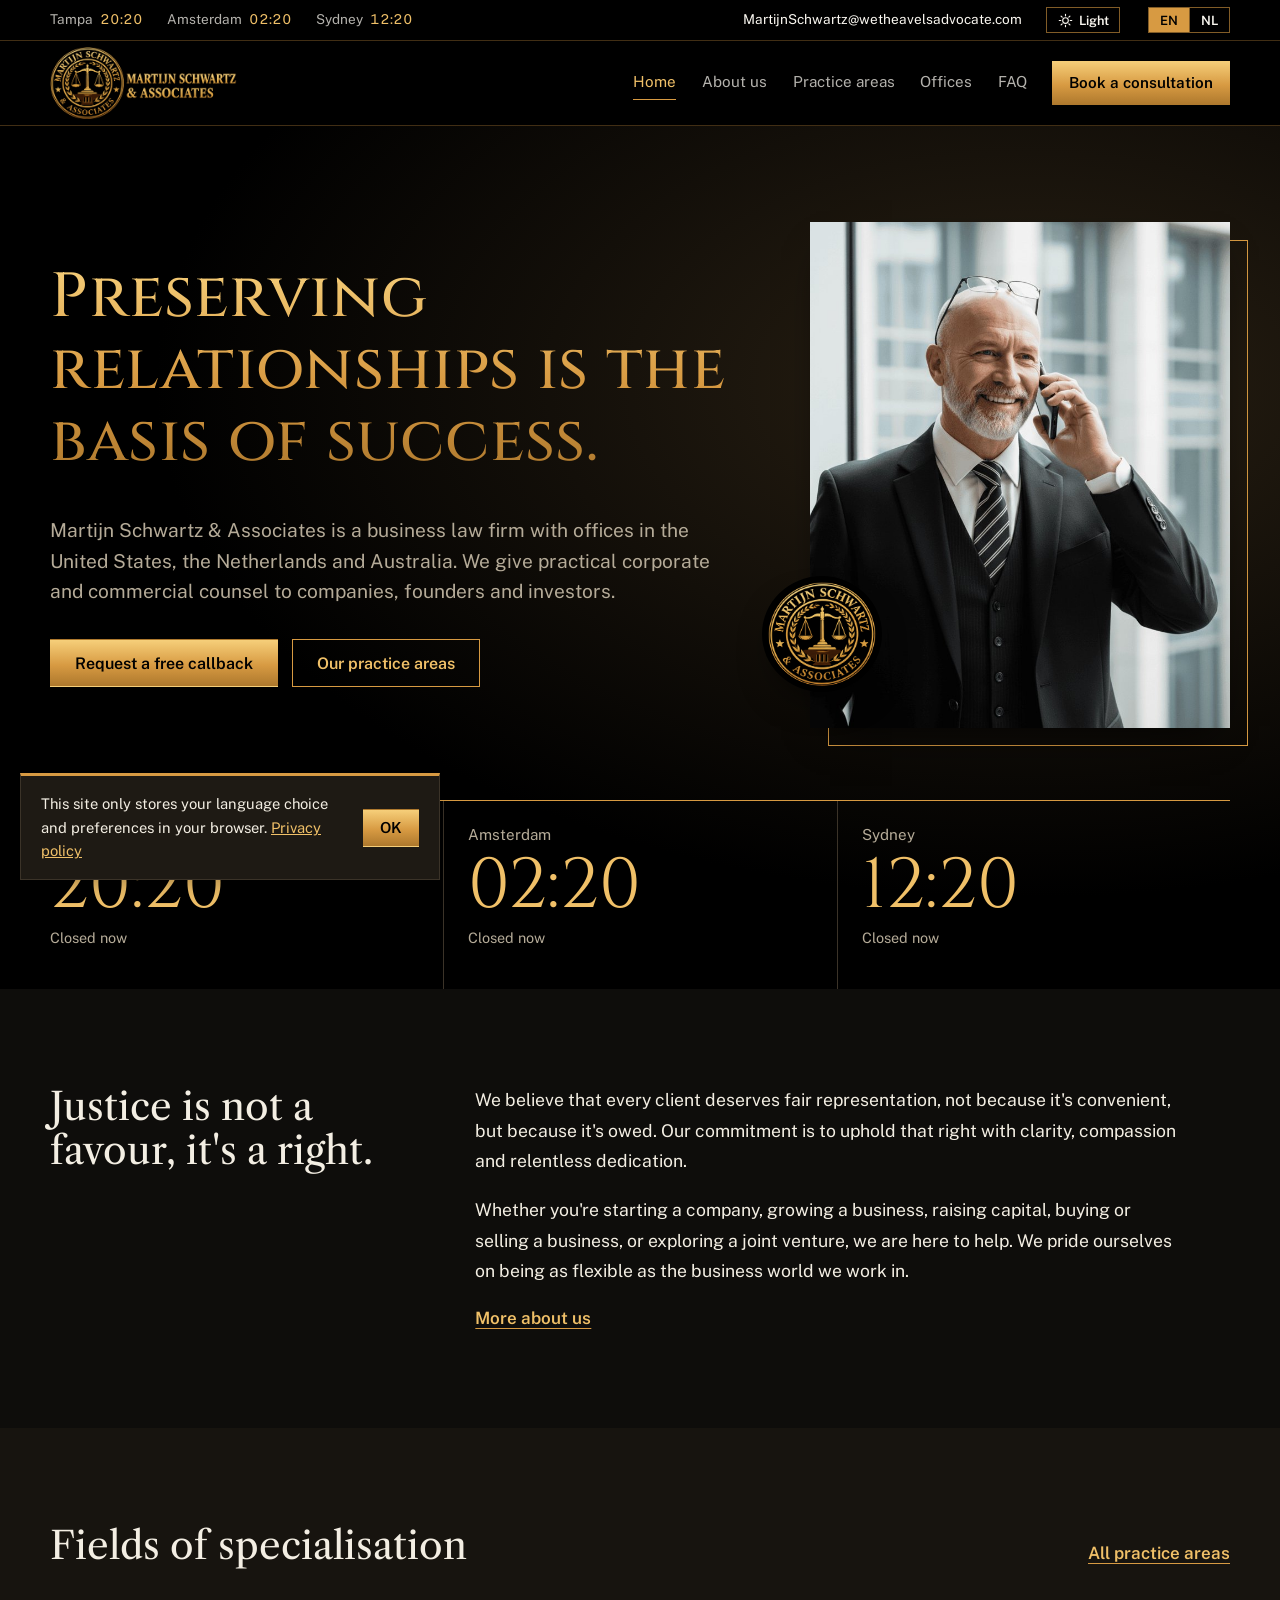
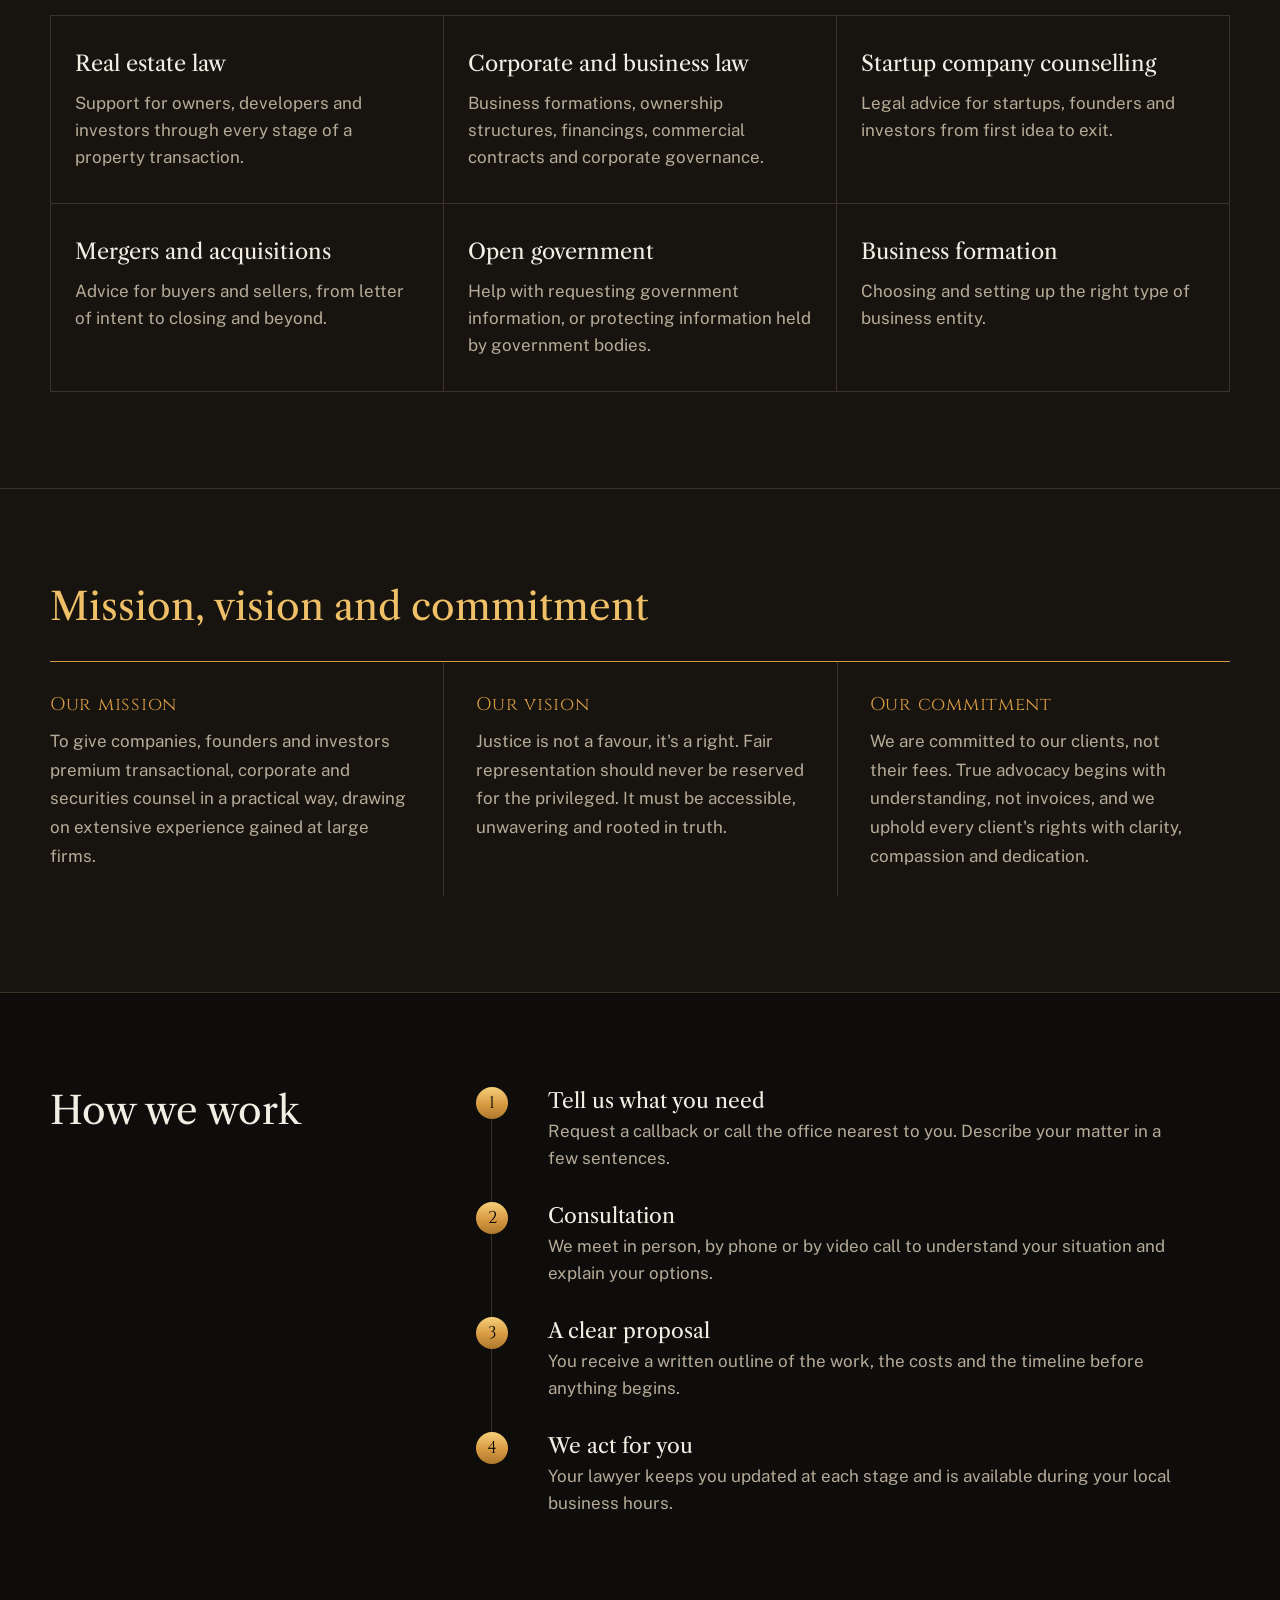
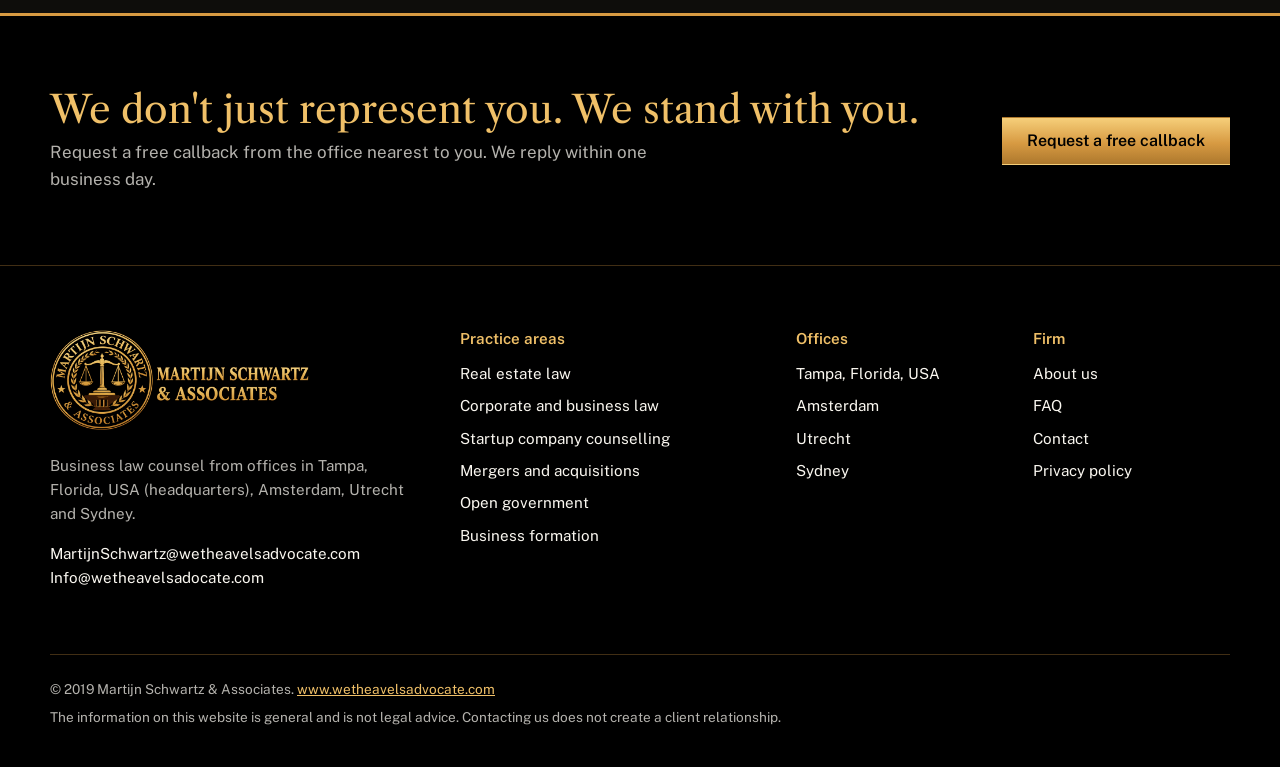
<file: index.html>
<!DOCTYPE html>
<html lang="en" data-title-en="Martijn Schwartz &amp; Associates | Business law firm" data-title-nl="Martijn Schwartz &amp; Associates | Advocatenkantoor voor ondernemers">
<head>
  <meta charset="UTF-8">
  <meta name="viewport" content="width=device-width, initial-scale=1">
  <title>Martijn Schwartz &amp; Associates | Business law firm</title>
  <meta name="description" content="Martijn Schwartz &amp; Associates, business law firm with offices in Tampa, Florida, USA (headquarters), Amsterdam, Utrecht and Sydney.">
  <link rel="icon" href="favicon.png" type="image/png">
  <link rel="preconnect" href="https://fonts.googleapis.com">
  <link rel="preconnect" href="https://fonts.gstatic.com" crossorigin>
  <link href="https://fonts.googleapis.com/css2?family=Cinzel:wght@500;600&family=Libre+Caslon+Text:ital,wght@0,400;0,700;1,400&family=Public+Sans:wght@400;500;600&display=swap" rel="stylesheet">
  <link rel="stylesheet" href="styles.css">
  <script>try{var th=localStorage.getItem("msa-theme");document.documentElement.setAttribute("data-theme",th==="light"?"light":"dark");}catch(e){document.documentElement.setAttribute("data-theme","dark");}</script>
</head>
<body>
<a class="skip-link" href="#main" data-nl="Naar de inhoud">Skip to content</a>
<div class="topbar">
  <div class="wrap topbar-inner">
    <span class="tb-clock">Tampa <span class="tb-time" data-tz="America/New_York"></span></span>
    <span class="tb-clock">Amsterdam <span class="tb-time" data-tz="Europe/Amsterdam"></span></span>
    <span class="tb-clock">Sydney <span class="tb-time" data-tz="Australia/Sydney"></span></span>
    <a href="mailto:MartijnSchwartz@wetheavelsadvocate.com" class="tb-mail">MartijnSchwartz@wetheavelsadvocate.com</a>
    <button type="button" class="theme-toggle" aria-pressed="false" data-nl-aria="Lichte of donkere weergave" aria-label="Light or dark theme">
      <svg class="ic-sun" viewBox="0 0 24 24" aria-hidden="true"><circle cx="12" cy="12" r="4.5"/><path d="M12 2v2.5M12 19.5V22M2 12h2.5M19.5 12H22M4.9 4.9l1.8 1.8M17.3 17.3l1.8 1.8M4.9 19.1l1.8-1.8M17.3 6.7l1.8-1.8"/></svg>
      <svg class="ic-moon" viewBox="0 0 24 24" aria-hidden="true"><path d="M20 14.5A8 8 0 1 1 9.5 4a6.5 6.5 0 0 0 10.5 10.5z"/></svg>
      <span class="theme-label">Light</span>
    </button>
    <div class="lang-switch" role="group" aria-label="Language / Taal">
      <button type="button" data-lang="en" aria-pressed="true" lang="en">EN</button>
      <button type="button" data-lang="nl" aria-pressed="false" lang="nl">NL</button>
    </div>
  </div>
</div>
<header class="site-header">
  <div class="wrap header-inner">
    <a href="index.html" class="brand" aria-label="Martijn Schwartz &amp; Associates, home">
      <img src="logo.png" alt="Martijn Schwartz &amp; Associates" width="900" height="346">
    </a>
    <button class="nav-toggle" aria-expanded="false" aria-controls="site-nav" data-nl="Menu">Menu</button>
    <nav id="site-nav" class="site-nav" aria-label="Main">
      <a href="index.html" aria-current="page" data-nl="Home">Home</a><a href="about.html" data-nl="Over ons">About us</a><a href="practice-areas.html" data-nl="Rechtsgebieden">Practice areas</a><a href="offices.html" data-nl="Kantoren">Offices</a><a href="faq.html" data-nl="Veelgestelde vragen">FAQ</a>
      <a href="contact.html" class="nav-cta" data-nl="Afspraak maken">Book a consultation</a>
    </nav>
  </div>
</header>
<main id="main">
<section class="hero">
  <div class="wrap hero-grid">
    <div class="hero-copy">
      <h1 data-nl="Relaties koesteren is de basis van succes.">Preserving relationships is the basis of success.</h1>
      <p class="hero-lead" data-nl="Martijn Schwartz &amp;amp; Associates is een advocatenkantoor voor ondernemers met kantoren in de Verenigde Staten, Nederland en Australië. Wij geven praktisch advies over ondernemings- en handelsrecht aan bedrijven, oprichters en investeerders.">Martijn Schwartz &amp; Associates is a business law firm with offices in the United States, the Netherlands and Australia. We give practical corporate and commercial counsel to companies, founders and investors.</p>
      <div class="hero-actions">
        <a href="contact.html" class="btn btn-gold" data-nl="Gratis terugbelverzoek">Request a free callback</a>
        <a href="practice-areas.html" class="btn btn-outline-light" data-nl="Onze rechtsgebieden">Our practice areas</a>
      </div>
    </div>
    <figure class="hero-media">
      <img class="hero-photo" src="hero-photo.jpg" alt="" width="760" height="915">
      <img class="hero-seal" src="logo-emblem.png" alt="" width="300" height="289">
    </figure>
  </div>
  <div class="wrap">
    <ul class="clocks" aria-label="Local time at our offices" data-nl-aria="Lokale tijd bij onze kantoren"><li class="clock" data-tz="America/New_York"><a href="offices.html#tampa"><span class="clock-city">Tampa, Florida, USA</span><span class="clock-time">--:--</span><span class="clock-status"></span></a></li><li class="clock" data-tz="Europe/Amsterdam"><a href="offices.html#amsterdam"><span class="clock-city">Amsterdam</span><span class="clock-time">--:--</span><span class="clock-status"></span></a></li><li class="clock" data-tz="Australia/Sydney"><a href="offices.html#sydney"><span class="clock-city">Sydney</span><span class="clock-time">--:--</span><span class="clock-status"></span></a></li></ul>
  </div>
</section>

<section class="section">
  <div class="wrap split">
    <div>
      <h2 data-nl="Recht is geen gunst, het is een recht.">Justice is not a favour, it's a right.</h2>
    </div>
    <div class="prose">
      <p data-nl="Wij vinden dat iedere cliënt recht heeft op goede vertegenwoordiging, niet omdat het zo uitkomt, maar omdat het hem toekomt. Wij komen voor dat recht op met helderheid, betrokkenheid en onvermoeibare toewijding.">We believe that every client deserves fair representation, not because it's convenient, but because it's owed. Our commitment is to uphold that right with clarity, compassion and relentless dedication.</p>
      <p data-nl="Of u nu een bedrijf start, uw onderneming laat groeien, kapitaal aantrekt, een bedrijf koopt of verkoopt of een joint venture overweegt: wij helpen u graag. Wij zijn trots op onze flexibiliteit, net zo wendbaar als de zakenwereld waarin wij werken.">Whether you're starting a company, growing a business, raising capital, buying or selling a business, or exploring a joint venture, we are here to help. We pride ourselves on being as flexible as the business world we work in.</p>
      <a href="about.html" class="text-link" data-nl="Meer over ons">More about us</a>
    </div>
  </div>
</section>

<section class="section section-alt">
  <div class="wrap">
    <div class="section-head">
      <h2 data-nl="Specialisaties">Fields of specialisation</h2>
      <a href="practice-areas.html" class="text-link" data-nl="Alle rechtsgebieden">All practice areas</a>
    </div>
    <ul class="pa-grid"><li><a href="real-estate.html"><span class="pa-name" data-nl="Vastgoedrecht">Real estate law</span><span class="pa-desc" data-nl="Ondersteuning voor eigenaren, ontwikkelaars en beleggers in elke fase van een vastgoedtransactie.">Support for owners, developers and investors through every stage of a property transaction.</span></a></li><li><a href="corporate-business.html"><span class="pa-name" data-nl="Ondernemingsrecht">Corporate and business law</span><span class="pa-desc" data-nl="Oprichtingen, eigendomsstructuren, financieringen, commerciële contracten en corporate governance.">Business formations, ownership structures, financings, commercial contracts and corporate governance.</span></a></li><li><a href="startup-counseling.html"><span class="pa-name" data-nl="Advies voor startups">Startup company counselling</span><span class="pa-desc" data-nl="Juridisch advies voor startups, oprichters en investeerders, van eerste idee tot exit.">Legal advice for startups, founders and investors from first idea to exit.</span></a></li><li><a href="mergers-acquisitions.html"><span class="pa-name" data-nl="Fusies en overnames">Mergers and acquisitions</span><span class="pa-desc" data-nl="Advies voor kopers en verkopers, van intentieverklaring tot closing en daarna.">Advice for buyers and sellers, from letter of intent to closing and beyond.</span></a></li><li><a href="open-government.html"><span class="pa-name" data-nl="Openbaarheid van bestuur">Open government</span><span class="pa-desc" data-nl="Hulp bij het opvragen van overheidsinformatie, of bij het beschermen van informatie die bij de overheid berust.">Help with requesting government information, or protecting information held by government bodies.</span></a></li><li><a href="business-formation.html"><span class="pa-name" data-nl="Oprichting van ondernemingen">Business formation</span><span class="pa-desc" data-nl="Het kiezen en oprichten van de juiste rechtsvorm.">Choosing and setting up the right type of business entity.</span></a></li></ul>
  </div>
</section>

<section class="section section-dark">
  <div class="wrap">
    <h2 data-nl="Missie, visie en belofte">Mission, vision and commitment</h2>
    <div class="mvv"><div class="mvv-item"><h3 data-nl="Onze missie">Our mission</h3><p data-nl="Ondernemingen, oprichters en investeerders op een praktische manier hoogwaardig advies geven over transacties, ondernemingsrecht en effectenrecht, met de uitgebreide ervaring die wij bij grote kantoren hebben opgedaan.">To give companies, founders and investors premium transactional, corporate and securities counsel in a practical way, drawing on extensive experience gained at large firms.</p></div><div class="mvv-item"><h3 data-nl="Onze visie">Our vision</h3><p data-nl="Recht is geen gunst, het is een recht. Goede vertegenwoordiging mag nooit voorbehouden zijn aan de bevoorrechten. Zij moet toegankelijk, standvastig en op waarheid gebaseerd zijn.">Justice is not a favour, it's a right. Fair representation should never be reserved for the privileged. It must be accessible, unwavering and rooted in truth.</p></div><div class="mvv-item"><h3 data-nl="Onze belofte">Our commitment</h3><p data-nl="Wij zetten ons in voor onze cliënten, niet voor hun honoraria. Echte belangenbehartiging begint met begrip, niet met facturen, en wij komen op voor de rechten van iedere cliënt met helderheid, betrokkenheid en toewijding.">We are committed to our clients, not their fees. True advocacy begins with understanding, not invoices, and we uphold every client's rights with clarity, compassion and dedication.</p></div></div>
  </div>
</section>

<section class="section">
  <div class="wrap split">
    <h2 data-nl="Zo werken wij">How we work</h2>
    <ol class="steps">
      <li><h3 data-nl="Vertel ons wat u nodig hebt">Tell us what you need</h3><p data-nl="Vraag een terugbelverzoek aan of bel het kantoor bij u in de buurt. Beschrijf uw zaak in een paar zinnen.">Request a callback or call the office nearest to you. Describe your matter in a few sentences.</p></li>
      <li><h3 data-nl="Kennismaking">Consultation</h3><p data-nl="Wij spreken u op kantoor, telefonisch of via een videogesprek om uw situatie te begrijpen en uw mogelijkheden toe te lichten.">We meet in person, by phone or by video call to understand your situation and explain your options.</p></li>
      <li><h3 data-nl="Een helder voorstel">A clear proposal</h3><p data-nl="U ontvangt vooraf een schriftelijk overzicht van de werkzaamheden, de kosten en de planning.">You receive a written outline of the work, the costs and the timeline before anything begins.</p></li>
      <li><h3 data-nl="Wij gaan voor u aan de slag">We act for you</h3><p data-nl="Uw advocaat houdt u in elke fase op de hoogte en is bereikbaar tijdens uw lokale kantooruren.">Your lawyer keeps you updated at each stage and is available during your local business hours.</p></li>
    </ol>
  </div>
</section>
<section class="cta-band">
  <div class="wrap cta-inner">
    <div>
      <h2 data-nl="Wij vertegenwoordigen u niet alleen. Wij staan naast u.">We don't just represent you. We stand with you.</h2>
      <p data-nl="Vraag een gratis terugbelverzoek aan bij het kantoor bij u in de buurt. Wij reageren binnen één werkdag.">Request a free callback from the office nearest to you. We reply within one business day.</p>
    </div>
    <a href="contact.html" class="btn btn-gold" data-nl="Gratis terugbelverzoek">Request a free callback</a>
  </div>
</section>
</main>
<footer class="site-footer">
  <div class="wrap footer-grid">
    <div class="footer-brand">
      <a href="index.html"><img src="logo.png" alt="Martijn Schwartz &amp; Associates" width="900" height="346" loading="lazy"></a>
      <p data-nl="Juridisch advies voor ondernemers vanuit kantoren in Tampa, Florida, VS (hoofdkantoor), Amsterdam, Utrecht en Sydney.">Business law counsel from offices in Tampa, Florida, USA (headquarters), Amsterdam, Utrecht and Sydney.</p>
      <p><a href="mailto:MartijnSchwartz@wetheavelsadvocate.com">MartijnSchwartz@wetheavelsadvocate.com</a><br><a href="mailto:Info@wetheavelsadocate.com">Info@wetheavelsadocate.com</a></p>
    </div>
    <div>
      <h2 class="footer-h" data-nl="Rechtsgebieden">Practice areas</h2>
      <ul><li><a href="real-estate.html" data-nl="Vastgoedrecht">Real estate law</a></li><li><a href="corporate-business.html" data-nl="Ondernemingsrecht">Corporate and business law</a></li><li><a href="startup-counseling.html" data-nl="Advies voor startups">Startup company counselling</a></li><li><a href="mergers-acquisitions.html" data-nl="Fusies en overnames">Mergers and acquisitions</a></li><li><a href="open-government.html" data-nl="Openbaarheid van bestuur">Open government</a></li><li><a href="business-formation.html" data-nl="Oprichting van ondernemingen">Business formation</a></li></ul>
    </div>
    <div>
      <h2 class="footer-h" data-nl="Kantoren">Offices</h2>
      <ul><li><a href="offices.html#tampa">Tampa, Florida, USA</a></li><li><a href="offices.html#amsterdam">Amsterdam</a></li><li><a href="offices.html#utrecht">Utrecht</a></li><li><a href="offices.html#sydney">Sydney</a></li></ul>
    </div>
    <div>
      <h2 class="footer-h" data-nl="Kantoor">Firm</h2>
      <ul>
        <li><a href="about.html" data-nl="Over ons">About us</a></li>
        <li><a href="faq.html" data-nl="Veelgestelde vragen">FAQ</a></li>
        <li><a href="contact.html" data-nl="Contact">Contact</a></li>
        <li><a href="privacy.html" data-nl="Privacybeleid">Privacy policy</a></li>
      </ul>
    </div>
  </div>
  <div class="wrap footer-base">
    <p>&copy; 2019 Martijn Schwartz &amp; Associates. <a href="https://www.wetheavelsadvocate.com">www.wetheavelsadvocate.com</a></p>
    <p data-nl="De informatie op deze website is algemeen van aard en geen juridisch advies. Contact met ons opnemen schept nog geen cliëntrelatie.">The information on this website is general and is not legal advice. Contacting us does not create a client relationship.</p>
  </div>
</footer>
<button class="to-top" aria-label="Back to top" data-nl-aria="Terug naar boven" hidden>&uarr;</button>
<div class="cookie" role="region" aria-label="Cookie notice" hidden>
  <p><span data-nl="Deze site bewaart alleen uw taalkeuze en voorkeuren in uw browser.">This site only stores your language choice and preferences in your browser.</span> <a href="privacy.html" data-nl="Privacybeleid">Privacy policy</a></p>
  <button class="btn btn-gold btn-small" data-cookie-ok>OK</button>
</div>
<script src="script.js"></script>
</body>
</html>
</file>
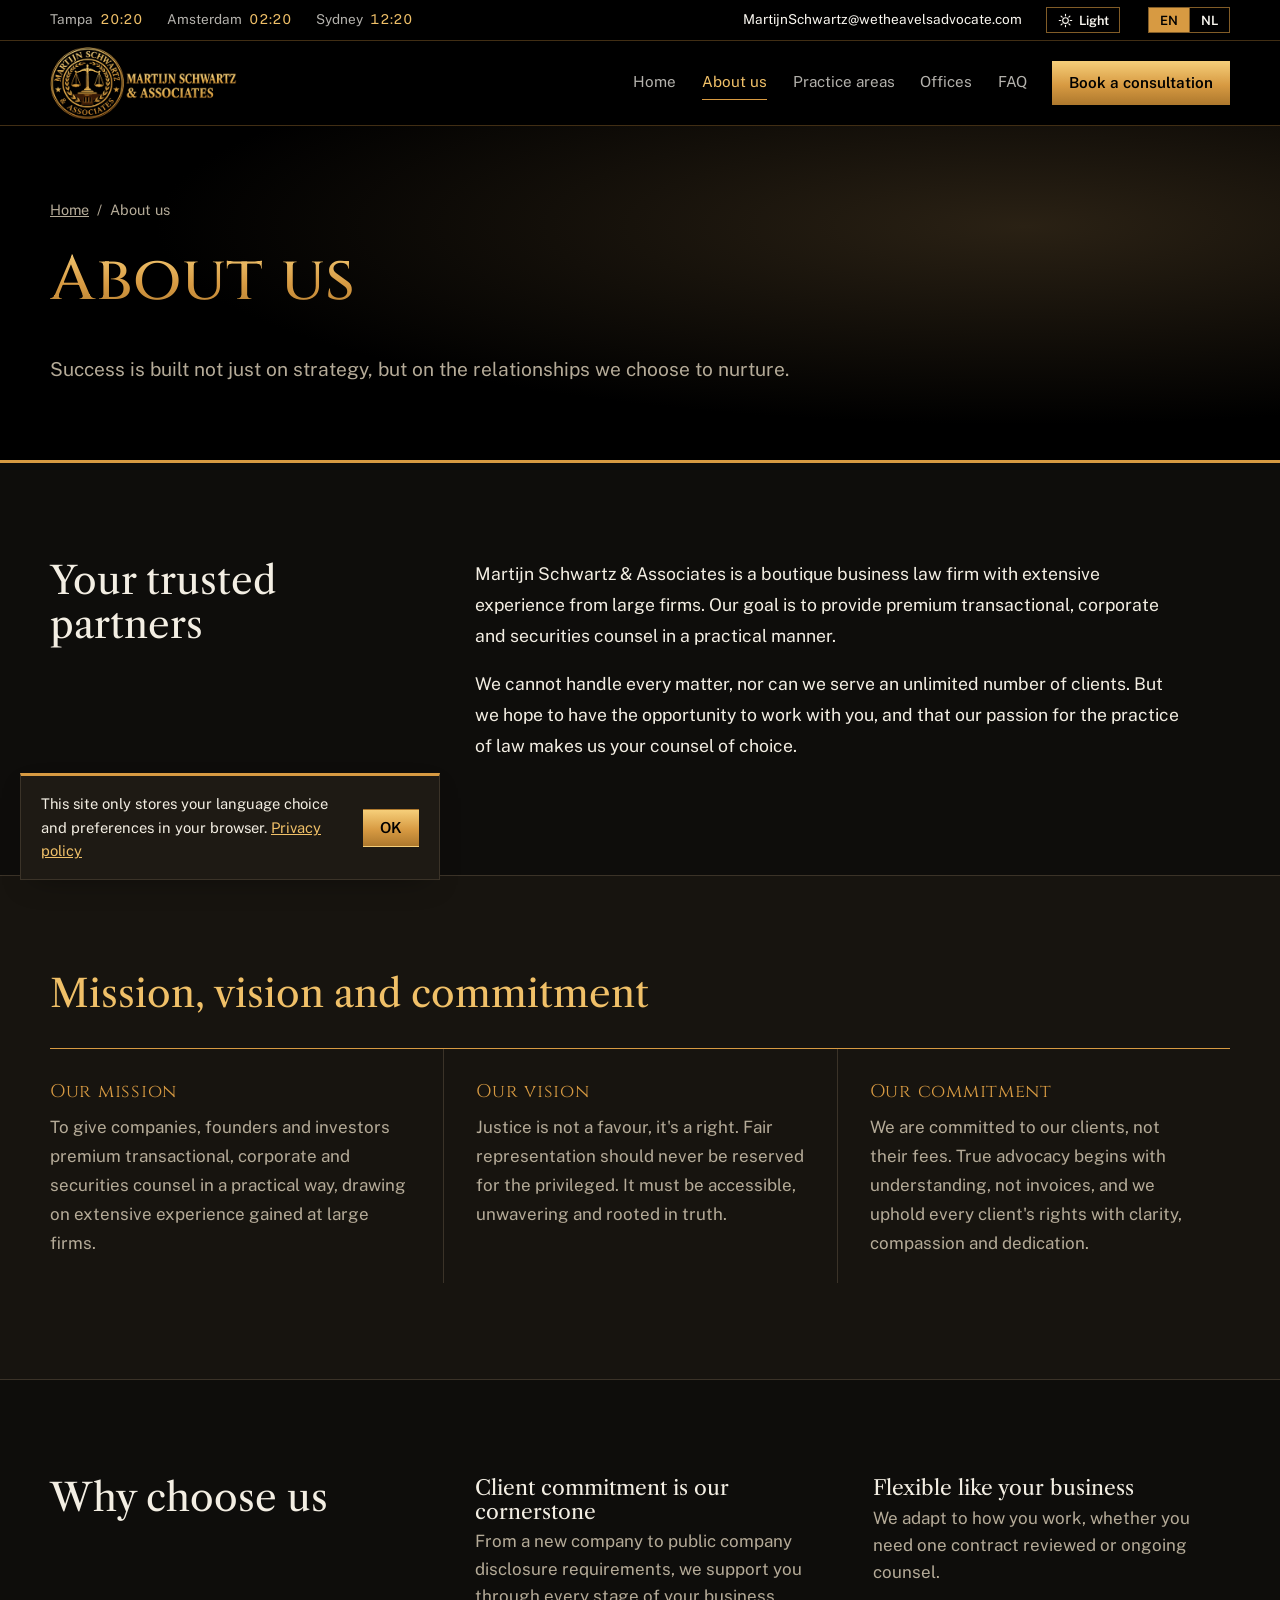
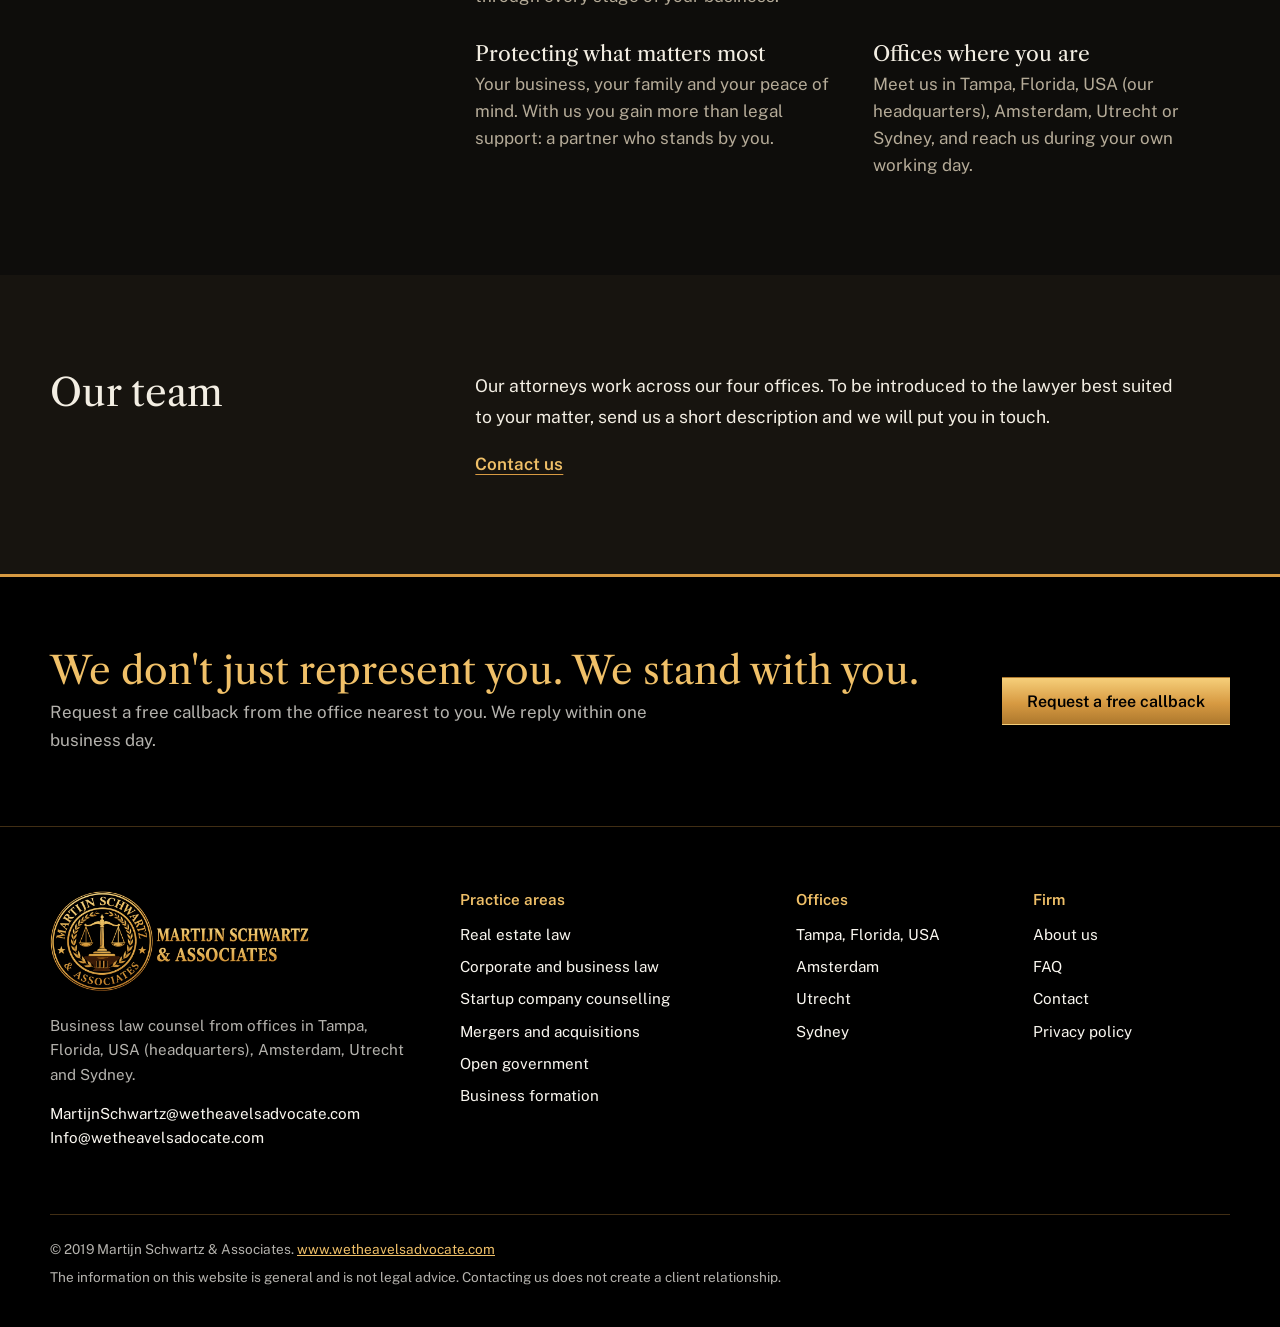
<file: about.html>
<!DOCTYPE html>
<html lang="en" data-title-en="About us | Martijn Schwartz &amp; Associates" data-title-nl="Over ons | Martijn Schwartz &amp; Associates">
<head>
  <meta charset="UTF-8">
  <meta name="viewport" content="width=device-width, initial-scale=1">
  <title>About us | Martijn Schwartz &amp; Associates</title>
  <meta name="description" content="About Martijn Schwartz &amp; Associates.">
  <link rel="icon" href="favicon.png" type="image/png">
  <link rel="preconnect" href="https://fonts.googleapis.com">
  <link rel="preconnect" href="https://fonts.gstatic.com" crossorigin>
  <link href="https://fonts.googleapis.com/css2?family=Cinzel:wght@500;600&family=Libre+Caslon+Text:ital,wght@0,400;0,700;1,400&family=Public+Sans:wght@400;500;600&display=swap" rel="stylesheet">
  <link rel="stylesheet" href="styles.css">
  <script>try{var th=localStorage.getItem("msa-theme");document.documentElement.setAttribute("data-theme",th==="light"?"light":"dark");}catch(e){document.documentElement.setAttribute("data-theme","dark");}</script>
</head>
<body>
<a class="skip-link" href="#main" data-nl="Naar de inhoud">Skip to content</a>
<div class="topbar">
  <div class="wrap topbar-inner">
    <span class="tb-clock">Tampa <span class="tb-time" data-tz="America/New_York"></span></span>
    <span class="tb-clock">Amsterdam <span class="tb-time" data-tz="Europe/Amsterdam"></span></span>
    <span class="tb-clock">Sydney <span class="tb-time" data-tz="Australia/Sydney"></span></span>
    <a href="mailto:MartijnSchwartz@wetheavelsadvocate.com" class="tb-mail">MartijnSchwartz@wetheavelsadvocate.com</a>
    <button type="button" class="theme-toggle" aria-pressed="false" data-nl-aria="Lichte of donkere weergave" aria-label="Light or dark theme">
      <svg class="ic-sun" viewBox="0 0 24 24" aria-hidden="true"><circle cx="12" cy="12" r="4.5"/><path d="M12 2v2.5M12 19.5V22M2 12h2.5M19.5 12H22M4.9 4.9l1.8 1.8M17.3 17.3l1.8 1.8M4.9 19.1l1.8-1.8M17.3 6.7l1.8-1.8"/></svg>
      <svg class="ic-moon" viewBox="0 0 24 24" aria-hidden="true"><path d="M20 14.5A8 8 0 1 1 9.5 4a6.5 6.5 0 0 0 10.5 10.5z"/></svg>
      <span class="theme-label">Light</span>
    </button>
    <div class="lang-switch" role="group" aria-label="Language / Taal">
      <button type="button" data-lang="en" aria-pressed="true" lang="en">EN</button>
      <button type="button" data-lang="nl" aria-pressed="false" lang="nl">NL</button>
    </div>
  </div>
</div>
<header class="site-header">
  <div class="wrap header-inner">
    <a href="index.html" class="brand" aria-label="Martijn Schwartz &amp; Associates, home">
      <img src="logo.png" alt="Martijn Schwartz &amp; Associates" width="900" height="346">
    </a>
    <button class="nav-toggle" aria-expanded="false" aria-controls="site-nav" data-nl="Menu">Menu</button>
    <nav id="site-nav" class="site-nav" aria-label="Main">
      <a href="index.html" data-nl="Home">Home</a><a href="about.html" aria-current="page" data-nl="Over ons">About us</a><a href="practice-areas.html" data-nl="Rechtsgebieden">Practice areas</a><a href="offices.html" data-nl="Kantoren">Offices</a><a href="faq.html" data-nl="Veelgestelde vragen">FAQ</a>
      <a href="contact.html" class="nav-cta" data-nl="Afspraak maken">Book a consultation</a>
    </nav>
  </div>
</header>
<main id="main">
<section class="page-hero">
  <div class="wrap">
    <nav class="crumbs" aria-label="Breadcrumb"><a href="index.html" data-nl="Home">Home</a><span aria-hidden="true">/</span><span aria-current="page" data-nl="Over ons">About us</span></nav>
    <h1 data-nl="Over ons">About us</h1>
    <p class="hero-lead" data-nl="Succes bouw je niet alleen met strategie, maar ook met de relaties die je koestert.">Success is built not just on strategy, but on the relationships we choose to nurture.</p>
  </div>
</section>

<section class="section">
  <div class="wrap split">
    <h2 data-nl="Uw vertrouwde partners">Your trusted partners</h2>
    <div class="prose">
      <p data-nl="Martijn Schwartz &amp;amp; Associates is een boutique advocatenkantoor voor ondernemers met uitgebreide ervaring van grote kantoren. Ons doel is hoogwaardig advies over transacties, ondernemingsrecht en effectenrecht, op een praktische manier.">Martijn Schwartz &amp; Associates is a boutique business law firm with extensive experience from large firms. Our goal is to provide premium transactional, corporate and securities counsel in a practical manner.</p>
      <p data-nl="Wij kunnen niet elke zaak aannemen en ook niet onbeperkt cliënten bedienen. Maar wij hopen met u te mogen samenwerken, en dat onze passie voor het vak ons uw advocaat van voorkeur maakt.">We cannot handle every matter, nor can we serve an unlimited number of clients. But we hope to have the opportunity to work with you, and that our passion for the practice of law makes us your counsel of choice.</p>
    </div>
  </div>
</section>

<section class="section section-dark">
  <div class="wrap">
    <h2 data-nl="Missie, visie en belofte">Mission, vision and commitment</h2>
    <div class="mvv"><div class="mvv-item"><h3 data-nl="Onze missie">Our mission</h3><p data-nl="Ondernemingen, oprichters en investeerders op een praktische manier hoogwaardig advies geven over transacties, ondernemingsrecht en effectenrecht, met de uitgebreide ervaring die wij bij grote kantoren hebben opgedaan.">To give companies, founders and investors premium transactional, corporate and securities counsel in a practical way, drawing on extensive experience gained at large firms.</p></div><div class="mvv-item"><h3 data-nl="Onze visie">Our vision</h3><p data-nl="Recht is geen gunst, het is een recht. Goede vertegenwoordiging mag nooit voorbehouden zijn aan de bevoorrechten. Zij moet toegankelijk, standvastig en op waarheid gebaseerd zijn.">Justice is not a favour, it's a right. Fair representation should never be reserved for the privileged. It must be accessible, unwavering and rooted in truth.</p></div><div class="mvv-item"><h3 data-nl="Onze belofte">Our commitment</h3><p data-nl="Wij zetten ons in voor onze cliënten, niet voor hun honoraria. Echte belangenbehartiging begint met begrip, niet met facturen, en wij komen op voor de rechten van iedere cliënt met helderheid, betrokkenheid en toewijding.">We are committed to our clients, not their fees. True advocacy begins with understanding, not invoices, and we uphold every client's rights with clarity, compassion and dedication.</p></div></div>
  </div>
</section>

<section class="section">
  <div class="wrap split">
    <h2 data-nl="Waarom voor ons kiezen">Why choose us</h2>
    <div class="reasons">
      <div><h3 data-nl="Cliënten staan centraal">Client commitment is our cornerstone</h3><p data-nl="Van een nieuw bedrijf tot openbaarmakingsverplichtingen van beursgenoteerde ondernemingen: wij ondersteunen u in elke fase van uw onderneming.">From a new company to public company disclosure requirements, we support you through every stage of your business.</p></div>
      <div><h3 data-nl="Flexibel zoals uw onderneming">Flexible like your business</h3><p data-nl="Wij passen ons aan uw manier van werken aan, of u nu één contract wilt laten beoordelen of doorlopend advies nodig hebt.">We adapt to how you work, whether you need one contract reviewed or ongoing counsel.</p></div>
      <div><h3 data-nl="Wij beschermen wat het belangrijkst is">Protecting what matters most</h3><p data-nl="Uw onderneming, uw familie en uw gemoedsrust. Bij ons krijgt u meer dan juridische steun: een partner die naast u staat.">Your business, your family and your peace of mind. With us you gain more than legal support: a partner who stands by you.</p></div>
      <div><h3 data-nl="Kantoren bij u in de buurt">Offices where you are</h3><p data-nl="Ontmoet ons in Tampa, Florida, VS (ons hoofdkantoor), Amsterdam, Utrecht of Sydney, en bereik ons tijdens uw eigen werkdag.">Meet us in Tampa, Florida, USA (our headquarters), Amsterdam, Utrecht or Sydney, and reach us during your own working day.</p></div>
    </div>
  </div>
</section>

<section class="section section-alt">
  <div class="wrap split">
    <h2 data-nl="Ons team">Our team</h2>
    <div class="prose">
      <!-- TEAM: add your lawyers here (name, role, photo). See the note in the README. -->
      <p data-nl="Onze advocaten werken vanuit onze vier kantoren. Wilt u kennismaken met de advocaat die het best bij uw zaak past? Stuur ons een korte omschrijving en wij brengen u in contact.">Our attorneys work across our four offices. To be introduced to the lawyer best suited to your matter, send us a short description and we will put you in touch.</p>
      <a href="contact.html" class="text-link" data-nl="Neem contact op">Contact us</a>
    </div>
  </div>
</section>
<section class="cta-band">
  <div class="wrap cta-inner">
    <div>
      <h2 data-nl="Wij vertegenwoordigen u niet alleen. Wij staan naast u.">We don't just represent you. We stand with you.</h2>
      <p data-nl="Vraag een gratis terugbelverzoek aan bij het kantoor bij u in de buurt. Wij reageren binnen één werkdag.">Request a free callback from the office nearest to you. We reply within one business day.</p>
    </div>
    <a href="contact.html" class="btn btn-gold" data-nl="Gratis terugbelverzoek">Request a free callback</a>
  </div>
</section>
</main>
<footer class="site-footer">
  <div class="wrap footer-grid">
    <div class="footer-brand">
      <a href="index.html"><img src="logo.png" alt="Martijn Schwartz &amp; Associates" width="900" height="346" loading="lazy"></a>
      <p data-nl="Juridisch advies voor ondernemers vanuit kantoren in Tampa, Florida, VS (hoofdkantoor), Amsterdam, Utrecht en Sydney.">Business law counsel from offices in Tampa, Florida, USA (headquarters), Amsterdam, Utrecht and Sydney.</p>
      <p><a href="mailto:MartijnSchwartz@wetheavelsadvocate.com">MartijnSchwartz@wetheavelsadvocate.com</a><br><a href="mailto:Info@wetheavelsadocate.com">Info@wetheavelsadocate.com</a></p>
    </div>
    <div>
      <h2 class="footer-h" data-nl="Rechtsgebieden">Practice areas</h2>
      <ul><li><a href="real-estate.html" data-nl="Vastgoedrecht">Real estate law</a></li><li><a href="corporate-business.html" data-nl="Ondernemingsrecht">Corporate and business law</a></li><li><a href="startup-counseling.html" data-nl="Advies voor startups">Startup company counselling</a></li><li><a href="mergers-acquisitions.html" data-nl="Fusies en overnames">Mergers and acquisitions</a></li><li><a href="open-government.html" data-nl="Openbaarheid van bestuur">Open government</a></li><li><a href="business-formation.html" data-nl="Oprichting van ondernemingen">Business formation</a></li></ul>
    </div>
    <div>
      <h2 class="footer-h" data-nl="Kantoren">Offices</h2>
      <ul><li><a href="offices.html#tampa">Tampa, Florida, USA</a></li><li><a href="offices.html#amsterdam">Amsterdam</a></li><li><a href="offices.html#utrecht">Utrecht</a></li><li><a href="offices.html#sydney">Sydney</a></li></ul>
    </div>
    <div>
      <h2 class="footer-h" data-nl="Kantoor">Firm</h2>
      <ul>
        <li><a href="about.html" data-nl="Over ons">About us</a></li>
        <li><a href="faq.html" data-nl="Veelgestelde vragen">FAQ</a></li>
        <li><a href="contact.html" data-nl="Contact">Contact</a></li>
        <li><a href="privacy.html" data-nl="Privacybeleid">Privacy policy</a></li>
      </ul>
    </div>
  </div>
  <div class="wrap footer-base">
    <p>&copy; 2019 Martijn Schwartz &amp; Associates. <a href="https://www.wetheavelsadvocate.com">www.wetheavelsadvocate.com</a></p>
    <p data-nl="De informatie op deze website is algemeen van aard en geen juridisch advies. Contact met ons opnemen schept nog geen cliëntrelatie.">The information on this website is general and is not legal advice. Contacting us does not create a client relationship.</p>
  </div>
</footer>
<button class="to-top" aria-label="Back to top" data-nl-aria="Terug naar boven" hidden>&uarr;</button>
<div class="cookie" role="region" aria-label="Cookie notice" hidden>
  <p><span data-nl="Deze site bewaart alleen uw taalkeuze en voorkeuren in uw browser.">This site only stores your language choice and preferences in your browser.</span> <a href="privacy.html" data-nl="Privacybeleid">Privacy policy</a></p>
  <button class="btn btn-gold btn-small" data-cookie-ok>OK</button>
</div>
<script src="script.js"></script>
</body>
</html>
</file>
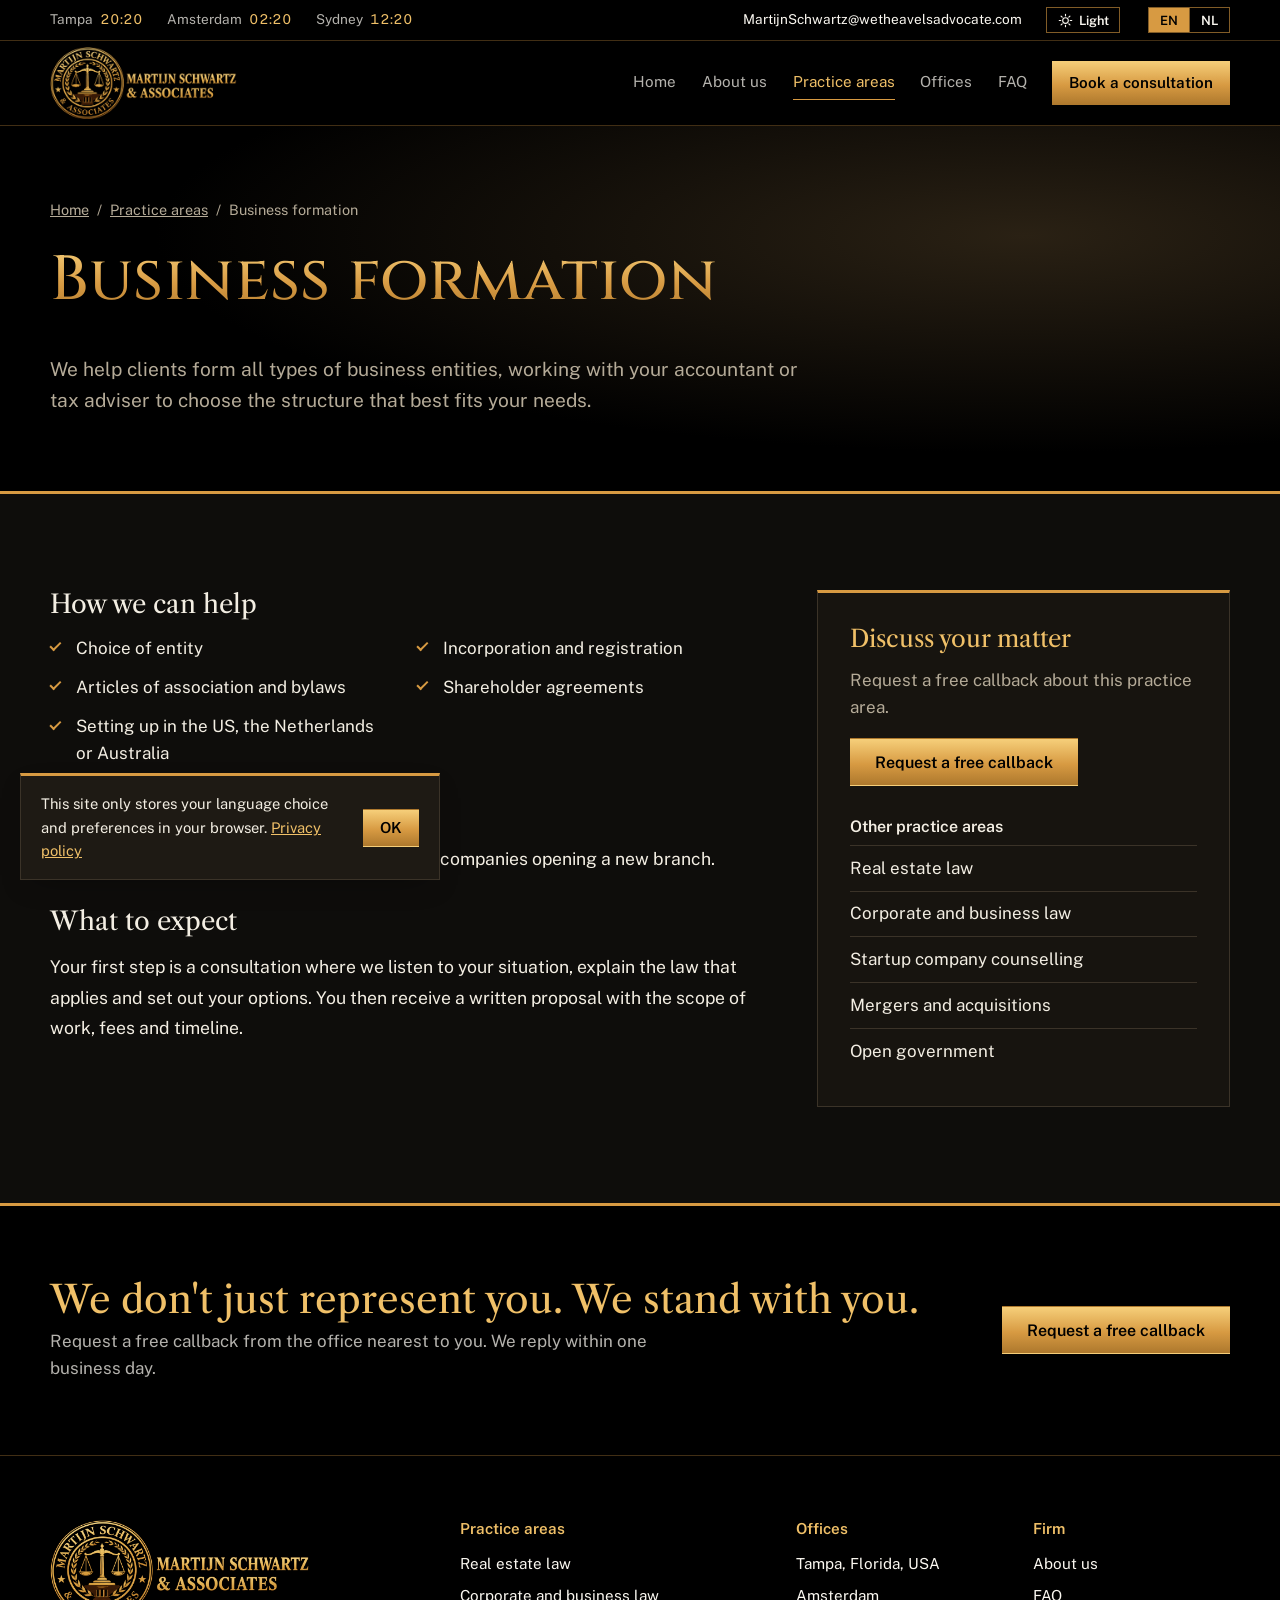
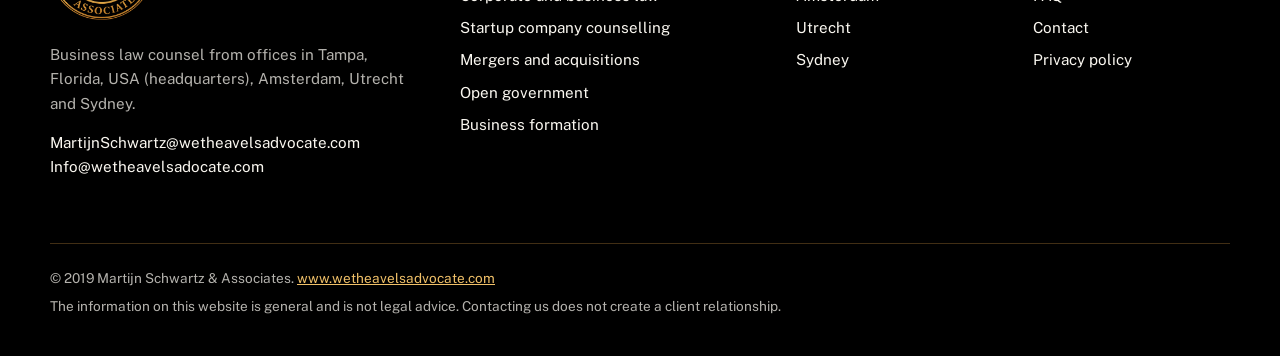
<file: business-formation.html>
<!DOCTYPE html>
<html lang="en" data-title-en="Business formation | Martijn Schwartz &amp; Associates" data-title-nl="Oprichting van ondernemingen | Martijn Schwartz &amp; Associates">
<head>
  <meta charset="UTF-8">
  <meta name="viewport" content="width=device-width, initial-scale=1">
  <title>Business formation | Martijn Schwartz &amp; Associates</title>
  <meta name="description" content="Choosing and setting up the right type of business entity.">
  <link rel="icon" href="favicon.png" type="image/png">
  <link rel="preconnect" href="https://fonts.googleapis.com">
  <link rel="preconnect" href="https://fonts.gstatic.com" crossorigin>
  <link href="https://fonts.googleapis.com/css2?family=Cinzel:wght@500;600&family=Libre+Caslon+Text:ital,wght@0,400;0,700;1,400&family=Public+Sans:wght@400;500;600&display=swap" rel="stylesheet">
  <link rel="stylesheet" href="styles.css">
  <script>try{var th=localStorage.getItem("msa-theme");document.documentElement.setAttribute("data-theme",th==="light"?"light":"dark");}catch(e){document.documentElement.setAttribute("data-theme","dark");}</script>
</head>
<body>
<a class="skip-link" href="#main" data-nl="Naar de inhoud">Skip to content</a>
<div class="topbar">
  <div class="wrap topbar-inner">
    <span class="tb-clock">Tampa <span class="tb-time" data-tz="America/New_York"></span></span>
    <span class="tb-clock">Amsterdam <span class="tb-time" data-tz="Europe/Amsterdam"></span></span>
    <span class="tb-clock">Sydney <span class="tb-time" data-tz="Australia/Sydney"></span></span>
    <a href="mailto:MartijnSchwartz@wetheavelsadvocate.com" class="tb-mail">MartijnSchwartz@wetheavelsadvocate.com</a>
    <button type="button" class="theme-toggle" aria-pressed="false" data-nl-aria="Lichte of donkere weergave" aria-label="Light or dark theme">
      <svg class="ic-sun" viewBox="0 0 24 24" aria-hidden="true"><circle cx="12" cy="12" r="4.5"/><path d="M12 2v2.5M12 19.5V22M2 12h2.5M19.5 12H22M4.9 4.9l1.8 1.8M17.3 17.3l1.8 1.8M4.9 19.1l1.8-1.8M17.3 6.7l1.8-1.8"/></svg>
      <svg class="ic-moon" viewBox="0 0 24 24" aria-hidden="true"><path d="M20 14.5A8 8 0 1 1 9.5 4a6.5 6.5 0 0 0 10.5 10.5z"/></svg>
      <span class="theme-label">Light</span>
    </button>
    <div class="lang-switch" role="group" aria-label="Language / Taal">
      <button type="button" data-lang="en" aria-pressed="true" lang="en">EN</button>
      <button type="button" data-lang="nl" aria-pressed="false" lang="nl">NL</button>
    </div>
  </div>
</div>
<header class="site-header">
  <div class="wrap header-inner">
    <a href="index.html" class="brand" aria-label="Martijn Schwartz &amp; Associates, home">
      <img src="logo.png" alt="Martijn Schwartz &amp; Associates" width="900" height="346">
    </a>
    <button class="nav-toggle" aria-expanded="false" aria-controls="site-nav" data-nl="Menu">Menu</button>
    <nav id="site-nav" class="site-nav" aria-label="Main">
      <a href="index.html" data-nl="Home">Home</a><a href="about.html" data-nl="Over ons">About us</a><a href="practice-areas.html" aria-current="page" data-nl="Rechtsgebieden">Practice areas</a><a href="offices.html" data-nl="Kantoren">Offices</a><a href="faq.html" data-nl="Veelgestelde vragen">FAQ</a>
      <a href="contact.html" class="nav-cta" data-nl="Afspraak maken">Book a consultation</a>
    </nav>
  </div>
</header>
<main id="main">
<section class="page-hero">
  <div class="wrap">
    <nav class="crumbs" aria-label="Breadcrumb"><a href="index.html" data-nl="Home">Home</a><span aria-hidden="true">/</span><a href="practice-areas.html" data-nl="Rechtsgebieden">Practice areas</a><span aria-hidden="true">/</span><span aria-current="page" data-nl="Oprichting van ondernemingen">Business formation</span></nav>
    <h1 data-nl="Oprichting van ondernemingen">Business formation</h1>
    <p class="hero-lead" data-nl="Wij helpen bij het oprichten van alle soorten rechtsvormen en werken samen met uw accountant of belastingadviseur om de structuur te kiezen die het best bij u past.">We help clients form all types of business entities, working with your accountant or tax adviser to choose the structure that best fits your needs.</p>
  </div>
</section>

<section class="section">
  <div class="wrap detail-grid">
    <div class="prose">
      <h2 data-nl="Waarmee wij helpen">How we can help</h2>
      <ul class="check-list"><li><span data-nl="Keuze van de rechtsvorm">Choice of entity</span></li><li><span data-nl="Oprichting en inschrijving">Incorporation and registration</span></li><li><span data-nl="Statuten en reglementen">Articles of association and bylaws</span></li><li><span data-nl="Aandeelhoudersovereenkomsten">Shareholder agreements</span></li><li><span data-nl="Vestiging in de VS, Nederland of Australië">Setting up in the US, the Netherlands or Australia</span></li></ul>
      <h2 data-nl="Voor wie wij werken">Who we act for</h2>
      <p data-nl="Ondernemers, groeiende bedrijven en buitenlandse ondernemingen die een vestiging openen.">Entrepreneurs, growing businesses and foreign companies opening a new branch.</p>
      <h2 data-nl="Wat u kunt verwachten">What to expect</h2>
      <p data-nl="De eerste stap is een kennismakingsgesprek waarin wij naar uw situatie luisteren, de toepasselijke regels uitleggen en uw mogelijkheden schetsen. Daarna ontvangt u een schriftelijk voorstel met de werkzaamheden, het honorarium en de planning.">Your first step is a consultation where we listen to your situation, explain the law that applies and set out your options. You then receive a written proposal with the scope of work, fees and timeline.</p>
    </div>
    <aside class="side-card">
      <h2 data-nl="Bespreek uw zaak">Discuss your matter</h2>
      <p data-nl="Vraag een gratis terugbelverzoek aan over dit rechtsgebied.">Request a free callback about this practice area.</p>
      <a href="contact.html?area=business-formation" class="btn btn-gold" data-nl="Gratis terugbelverzoek">Request a free callback</a>
      <h3 data-nl="Andere rechtsgebieden">Other practice areas</h3>
      <ul class="side-links"><li><a href="real-estate.html" data-nl="Vastgoedrecht">Real estate law</a></li><li><a href="corporate-business.html" data-nl="Ondernemingsrecht">Corporate and business law</a></li><li><a href="startup-counseling.html" data-nl="Advies voor startups">Startup company counselling</a></li><li><a href="mergers-acquisitions.html" data-nl="Fusies en overnames">Mergers and acquisitions</a></li><li><a href="open-government.html" data-nl="Openbaarheid van bestuur">Open government</a></li></ul>
    </aside>
  </div>
</section>
<section class="cta-band">
  <div class="wrap cta-inner">
    <div>
      <h2 data-nl="Wij vertegenwoordigen u niet alleen. Wij staan naast u.">We don't just represent you. We stand with you.</h2>
      <p data-nl="Vraag een gratis terugbelverzoek aan bij het kantoor bij u in de buurt. Wij reageren binnen één werkdag.">Request a free callback from the office nearest to you. We reply within one business day.</p>
    </div>
    <a href="contact.html" class="btn btn-gold" data-nl="Gratis terugbelverzoek">Request a free callback</a>
  </div>
</section>
</main>
<footer class="site-footer">
  <div class="wrap footer-grid">
    <div class="footer-brand">
      <a href="index.html"><img src="logo.png" alt="Martijn Schwartz &amp; Associates" width="900" height="346" loading="lazy"></a>
      <p data-nl="Juridisch advies voor ondernemers vanuit kantoren in Tampa, Florida, VS (hoofdkantoor), Amsterdam, Utrecht en Sydney.">Business law counsel from offices in Tampa, Florida, USA (headquarters), Amsterdam, Utrecht and Sydney.</p>
      <p><a href="mailto:MartijnSchwartz@wetheavelsadvocate.com">MartijnSchwartz@wetheavelsadvocate.com</a><br><a href="mailto:Info@wetheavelsadocate.com">Info@wetheavelsadocate.com</a></p>
    </div>
    <div>
      <h2 class="footer-h" data-nl="Rechtsgebieden">Practice areas</h2>
      <ul><li><a href="real-estate.html" data-nl="Vastgoedrecht">Real estate law</a></li><li><a href="corporate-business.html" data-nl="Ondernemingsrecht">Corporate and business law</a></li><li><a href="startup-counseling.html" data-nl="Advies voor startups">Startup company counselling</a></li><li><a href="mergers-acquisitions.html" data-nl="Fusies en overnames">Mergers and acquisitions</a></li><li><a href="open-government.html" data-nl="Openbaarheid van bestuur">Open government</a></li><li><a href="business-formation.html" data-nl="Oprichting van ondernemingen">Business formation</a></li></ul>
    </div>
    <div>
      <h2 class="footer-h" data-nl="Kantoren">Offices</h2>
      <ul><li><a href="offices.html#tampa">Tampa, Florida, USA</a></li><li><a href="offices.html#amsterdam">Amsterdam</a></li><li><a href="offices.html#utrecht">Utrecht</a></li><li><a href="offices.html#sydney">Sydney</a></li></ul>
    </div>
    <div>
      <h2 class="footer-h" data-nl="Kantoor">Firm</h2>
      <ul>
        <li><a href="about.html" data-nl="Over ons">About us</a></li>
        <li><a href="faq.html" data-nl="Veelgestelde vragen">FAQ</a></li>
        <li><a href="contact.html" data-nl="Contact">Contact</a></li>
        <li><a href="privacy.html" data-nl="Privacybeleid">Privacy policy</a></li>
      </ul>
    </div>
  </div>
  <div class="wrap footer-base">
    <p>&copy; 2019 Martijn Schwartz &amp; Associates. <a href="https://www.wetheavelsadvocate.com">www.wetheavelsadvocate.com</a></p>
    <p data-nl="De informatie op deze website is algemeen van aard en geen juridisch advies. Contact met ons opnemen schept nog geen cliëntrelatie.">The information on this website is general and is not legal advice. Contacting us does not create a client relationship.</p>
  </div>
</footer>
<button class="to-top" aria-label="Back to top" data-nl-aria="Terug naar boven" hidden>&uarr;</button>
<div class="cookie" role="region" aria-label="Cookie notice" hidden>
  <p><span data-nl="Deze site bewaart alleen uw taalkeuze en voorkeuren in uw browser.">This site only stores your language choice and preferences in your browser.</span> <a href="privacy.html" data-nl="Privacybeleid">Privacy policy</a></p>
  <button class="btn btn-gold btn-small" data-cookie-ok>OK</button>
</div>
<script src="script.js"></script>
</body>
</html>
</file>
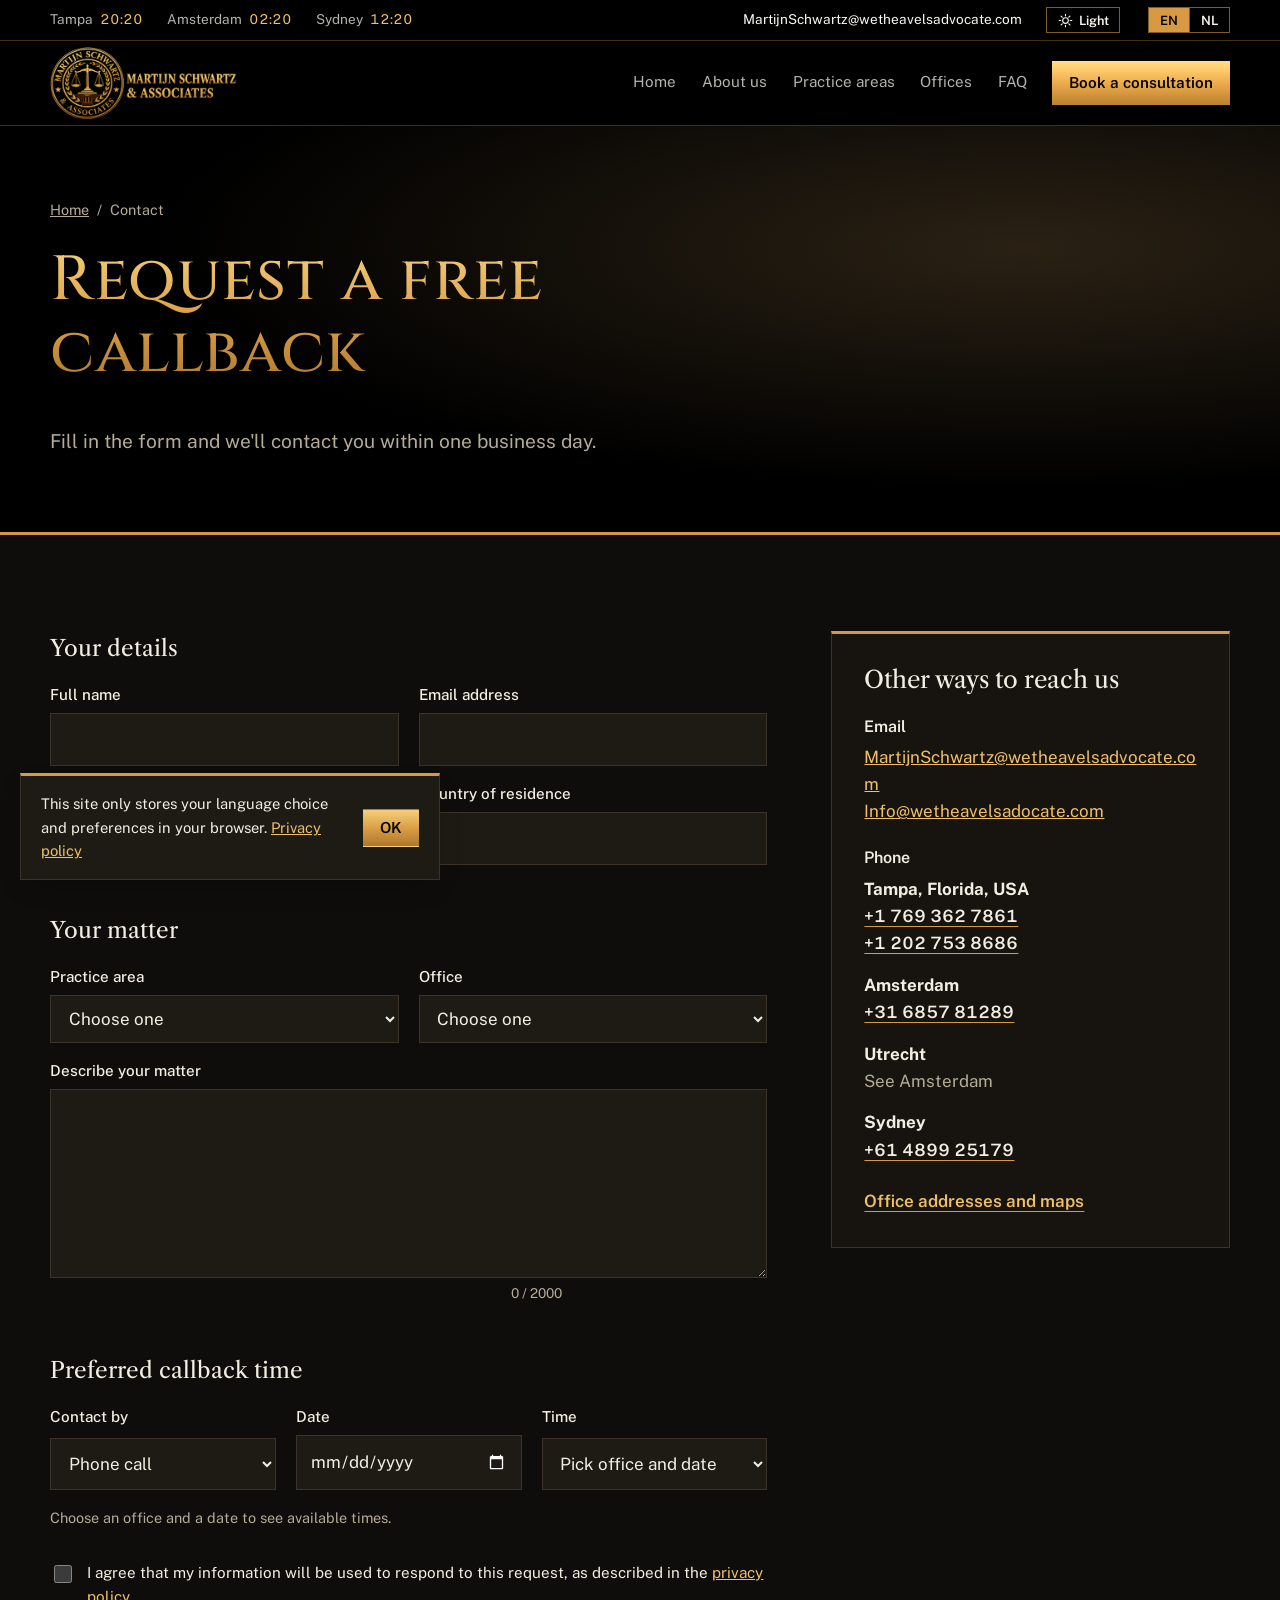
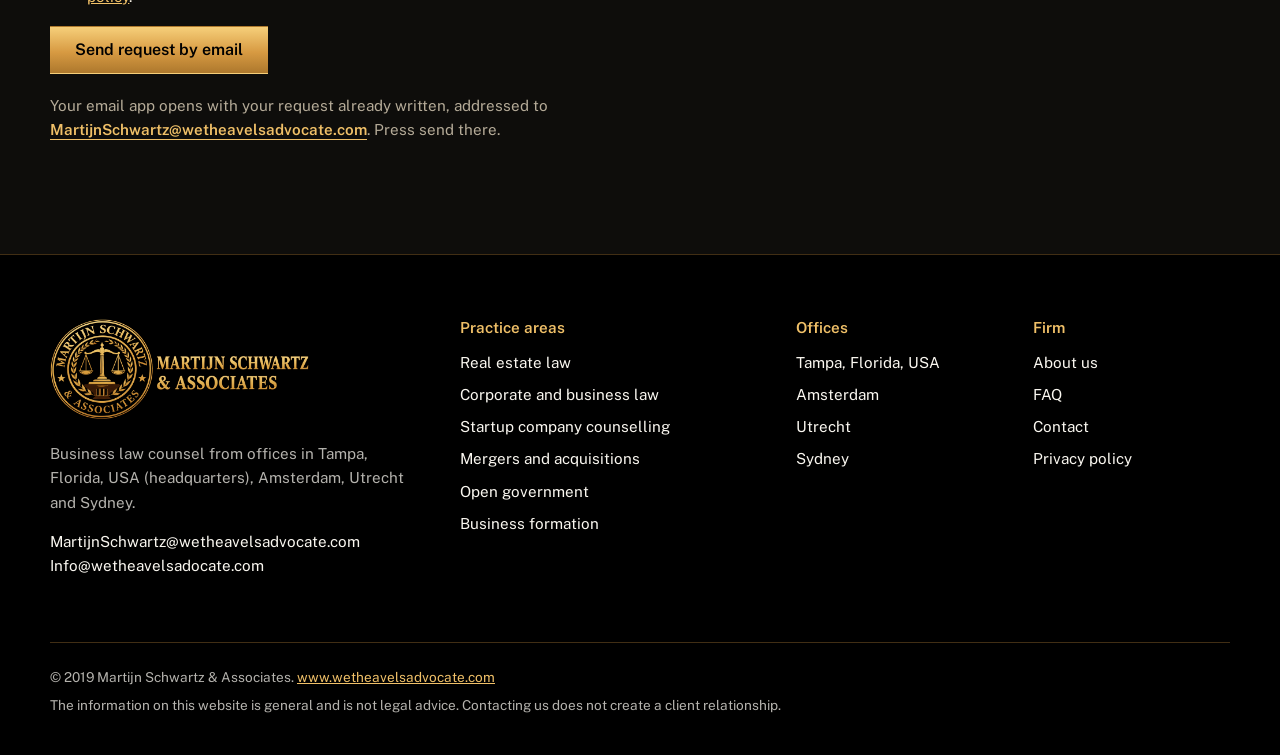
<file: contact.html>
<!DOCTYPE html>
<html lang="en" data-title-en="Contact | Martijn Schwartz &amp; Associates" data-title-nl="Contact | Martijn Schwartz &amp; Associates">
<head>
  <meta charset="UTF-8">
  <meta name="viewport" content="width=device-width, initial-scale=1">
  <title>Contact | Martijn Schwartz &amp; Associates</title>
  <meta name="description" content="Request a free callback.">
  <link rel="icon" href="favicon.png" type="image/png">
  <link rel="preconnect" href="https://fonts.googleapis.com">
  <link rel="preconnect" href="https://fonts.gstatic.com" crossorigin>
  <link href="https://fonts.googleapis.com/css2?family=Cinzel:wght@500;600&family=Libre+Caslon+Text:ital,wght@0,400;0,700;1,400&family=Public+Sans:wght@400;500;600&display=swap" rel="stylesheet">
  <link rel="stylesheet" href="styles.css">
  <script>try{var th=localStorage.getItem("msa-theme");document.documentElement.setAttribute("data-theme",th==="light"?"light":"dark");}catch(e){document.documentElement.setAttribute("data-theme","dark");}</script>
</head>
<body>
<a class="skip-link" href="#main" data-nl="Naar de inhoud">Skip to content</a>
<div class="topbar">
  <div class="wrap topbar-inner">
    <span class="tb-clock">Tampa <span class="tb-time" data-tz="America/New_York"></span></span>
    <span class="tb-clock">Amsterdam <span class="tb-time" data-tz="Europe/Amsterdam"></span></span>
    <span class="tb-clock">Sydney <span class="tb-time" data-tz="Australia/Sydney"></span></span>
    <a href="mailto:MartijnSchwartz@wetheavelsadvocate.com" class="tb-mail">MartijnSchwartz@wetheavelsadvocate.com</a>
    <button type="button" class="theme-toggle" aria-pressed="false" data-nl-aria="Lichte of donkere weergave" aria-label="Light or dark theme">
      <svg class="ic-sun" viewBox="0 0 24 24" aria-hidden="true"><circle cx="12" cy="12" r="4.5"/><path d="M12 2v2.5M12 19.5V22M2 12h2.5M19.5 12H22M4.9 4.9l1.8 1.8M17.3 17.3l1.8 1.8M4.9 19.1l1.8-1.8M17.3 6.7l1.8-1.8"/></svg>
      <svg class="ic-moon" viewBox="0 0 24 24" aria-hidden="true"><path d="M20 14.5A8 8 0 1 1 9.5 4a6.5 6.5 0 0 0 10.5 10.5z"/></svg>
      <span class="theme-label">Light</span>
    </button>
    <div class="lang-switch" role="group" aria-label="Language / Taal">
      <button type="button" data-lang="en" aria-pressed="true" lang="en">EN</button>
      <button type="button" data-lang="nl" aria-pressed="false" lang="nl">NL</button>
    </div>
  </div>
</div>
<header class="site-header">
  <div class="wrap header-inner">
    <a href="index.html" class="brand" aria-label="Martijn Schwartz &amp; Associates, home">
      <img src="logo.png" alt="Martijn Schwartz &amp; Associates" width="900" height="346">
    </a>
    <button class="nav-toggle" aria-expanded="false" aria-controls="site-nav" data-nl="Menu">Menu</button>
    <nav id="site-nav" class="site-nav" aria-label="Main">
      <a href="index.html" data-nl="Home">Home</a><a href="about.html" data-nl="Over ons">About us</a><a href="practice-areas.html" data-nl="Rechtsgebieden">Practice areas</a><a href="offices.html" data-nl="Kantoren">Offices</a><a href="faq.html" data-nl="Veelgestelde vragen">FAQ</a>
      <a href="contact.html" class="nav-cta" aria-current="page" data-nl="Afspraak maken">Book a consultation</a>
    </nav>
  </div>
</header>
<main id="main">
<section class="page-hero">
  <div class="wrap">
    <nav class="crumbs" aria-label="Breadcrumb"><a href="index.html" data-nl="Home">Home</a><span aria-hidden="true">/</span><span aria-current="page" data-nl="Contact">Contact</span></nav>
    <h1 data-nl="Gratis terugbelverzoek">Request a free callback</h1>
    <p class="hero-lead" data-nl="Vul het formulier in en wij nemen binnen één werkdag contact met u op.">Fill in the form and we'll contact you within one business day.</p>
  </div>
</section>

<section class="section">
  <div class="wrap contact-grid">
    <form class="booking-form" id="booking-form" novalidate>
      <!-- Send opens the visitor's email app addressed to SEND_TO (see script.js). -->
      <fieldset>
        <legend data-nl="Uw gegevens">Your details</legend>
        <div class="field-row">
          <div class="field"><label for="name"><span data-nl="Volledige naam">Full name</span></label><input id="name" name="name" type="text" autocomplete="name" required><p class="err" id="name-err"></p></div>
          <div class="field"><label for="email"><span data-nl="E-mailadres">Email address</span></label><input id="email" name="email" type="email" autocomplete="email" required><p class="err" id="email-err"></p></div>
        </div>
        <div class="field-row">
          <div class="field"><label for="phone"><span data-nl="Telefoonnummer">Phone number</span> <span class="opt" data-nl="(optioneel)">(optional)</span></label><input id="phone" name="phone" type="tel" autocomplete="tel"><p class="err" id="phone-err"></p></div>
          <div class="field"><label for="country"><span data-nl="Woonland">Country of residence</span></label><input id="country" name="country" type="text" autocomplete="country-name" required><p class="err" id="country-err"></p></div>
        </div>
      </fieldset>
      <fieldset>
        <legend data-nl="Uw zaak">Your matter</legend>
        <div class="field-row">
          <div class="field"><label for="area"><span data-nl="Rechtsgebied">Practice area</span></label><select id="area" name="practice_area" required><option value="" data-nl="Maak een keuze">Choose one</option><option value="real-estate" data-nl="Vastgoedrecht">Real estate law</option><option value="corporate-business" data-nl="Ondernemingsrecht">Corporate and business law</option><option value="startup-counseling" data-nl="Advies voor startups">Startup company counselling</option><option value="mergers-acquisitions" data-nl="Fusies en overnames">Mergers and acquisitions</option><option value="open-government" data-nl="Openbaarheid van bestuur">Open government</option><option value="business-formation" data-nl="Oprichting van ondernemingen">Business formation</option><option value="other" data-nl="Iets anders">Something else</option></select><p class="err" id="area-err"></p></div>
          <div class="field"><label for="office"><span data-nl="Kantoor">Office</span></label><select id="office" name="office" required><option value="" data-nl="Maak een keuze">Choose one</option><option value="tampa" data-nl="Tampa, Florida, VS (hoofdkantoor)">Tampa, Florida, USA (headquarters)</option><option value="amsterdam" data-nl="Amsterdam, Nederland">Amsterdam, Netherlands</option><option value="utrecht" data-nl="Utrecht, Nederland">Utrecht, Netherlands</option><option value="sydney" data-nl="Sydney, Australië">Sydney, Australia</option></select><p class="err" id="office-err"></p></div>
        </div>
        <div class="field"><label for="message"><span data-nl="Omschrijf uw zaak">Describe your matter</span></label><textarea id="message" name="message" rows="6" maxlength="2000" required></textarea><p class="counter"><span id="msg-count">0</span> / 2000</p><p class="err" id="message-err"></p></div>
      </fieldset>
      <fieldset>
        <legend data-nl="Gewenst moment van terugbellen">Preferred callback time</legend>
        <div class="field-row three">
          <div class="field"><label for="method"><span data-nl="Contact via">Contact by</span></label><select id="method" name="contact_by"><option value="phone" data-nl="Telefoon">Phone call</option><option value="video" data-nl="Videogesprek">Video call</option><option value="office" data-nl="Afspraak op kantoor">Meeting at the office</option></select><p class="err" id="method-err"></p></div>
          <div class="field"><label for="date"><span data-nl="Datum">Date</span></label><input id="date" name="preferred_date" type="date" required><p class="err" id="date-err"></p></div>
          <div class="field"><label for="time"><span data-nl="Tijd">Time</span></label><select id="time" name="preferred_time" required></select><p class="err" id="time-err"></p></div>
        </div>
        <p class="hint" id="time-hint"></p>
      </fieldset>
      <div class="field check"><input id="consent" name="consent" type="checkbox" value="yes" required><label for="consent"><span data-nl="Ik ga ermee akkoord dat mijn gegevens worden gebruikt om op dit verzoek te reageren, zoals beschreven in het">I agree that my information will be used to respond to this request, as described in the</span> <a href="privacy.html" data-nl="privacybeleid">privacy policy</a>.</label></div>
      <p class="err" id="consent-err"></p>
      <div class="form-foot">
        <button type="submit" class="btn btn-gold" id="submit-btn" data-nl="Verzoek per e-mail versturen">Send request by email</button>
        <p class="form-status" id="form-status" role="status" aria-live="polite"></p>
      </div>
      <p class="mail-alt" data-nl="Uw e-mailprogramma opent met uw verzoek al ingevuld, gericht aan &lt;a href=&quot;mailto:MartijnSchwartz@wetheavelsadvocate.com&quot;&gt;MartijnSchwartz@wetheavelsadvocate.com&lt;/a&gt;. Druk daar op verzenden.">Your email app opens with your request already written, addressed to <a href="mailto:MartijnSchwartz@wetheavelsadvocate.com">MartijnSchwartz@wetheavelsadvocate.com</a>. Press send there.</p>
      <div class="mail-panel" id="mail-panel" hidden>
        <h3 data-nl="Uw e-mail staat klaar">Your email is ready</h3>
        <p data-nl="Uw e-mailprogramma zou nu open moeten staan met uw verzoek. Druk daar op verzenden. Opende het niet? Gebruik dan de knop hieronder, of kopieer de tekst naar een nieuwe e-mail.">Your email app should now be open with your request. Press send there. If it didn't open, use the button below, or copy the text into a new email.</p>
        <div class="mail-panel-actions">
          <a class="btn btn-gold btn-small" id="mail-panel-link" href="#" data-nl="E-mailprogramma openen">Open email app</a>
          <button type="button" class="btn btn-outline btn-small" id="mail-panel-copy">Copy text</button>
        </div>
        <textarea id="mail-panel-text" rows="9" readonly aria-label="Email text"></textarea>
      </div>
    </form>
    <aside class="contact-side">
      <h2 data-nl="Andere manieren om ons te bereiken">Other ways to reach us</h2>
      <h3 data-nl="E-mail">Email</h3>
      <p><a href="mailto:MartijnSchwartz@wetheavelsadvocate.com">MartijnSchwartz@wetheavelsadvocate.com</a><br><a href="mailto:Info@wetheavelsadocate.com">Info@wetheavelsadocate.com</a></p>
      <h3 data-nl="Telefoon">Phone</h3>
      <ul class="phone-list"><li><strong>Tampa, Florida, USA</strong><br><a href="tel:+17693627861">+1 769 362 7861</a><br><a href="tel:+12027538686">+1 202 753 8686</a></li><li><strong>Amsterdam</strong><br><a href="tel:+31685781289">+31 6857 81289</a></li><li><strong>Utrecht</strong><br><span class="muted" data-nl="Zie Amsterdam">See Amsterdam</span></li><li><strong>Sydney</strong><br><a href="tel:+61489925179">+61 4899 25179</a></li></ul>
      <a href="offices.html" class="text-link" data-nl="Adressen en kaarten">Office addresses and maps</a>
    </aside>
  </div>
</section>
</main>
<footer class="site-footer">
  <div class="wrap footer-grid">
    <div class="footer-brand">
      <a href="index.html"><img src="logo.png" alt="Martijn Schwartz &amp; Associates" width="900" height="346" loading="lazy"></a>
      <p data-nl="Juridisch advies voor ondernemers vanuit kantoren in Tampa, Florida, VS (hoofdkantoor), Amsterdam, Utrecht en Sydney.">Business law counsel from offices in Tampa, Florida, USA (headquarters), Amsterdam, Utrecht and Sydney.</p>
      <p><a href="mailto:MartijnSchwartz@wetheavelsadvocate.com">MartijnSchwartz@wetheavelsadvocate.com</a><br><a href="mailto:Info@wetheavelsadocate.com">Info@wetheavelsadocate.com</a></p>
    </div>
    <div>
      <h2 class="footer-h" data-nl="Rechtsgebieden">Practice areas</h2>
      <ul><li><a href="real-estate.html" data-nl="Vastgoedrecht">Real estate law</a></li><li><a href="corporate-business.html" data-nl="Ondernemingsrecht">Corporate and business law</a></li><li><a href="startup-counseling.html" data-nl="Advies voor startups">Startup company counselling</a></li><li><a href="mergers-acquisitions.html" data-nl="Fusies en overnames">Mergers and acquisitions</a></li><li><a href="open-government.html" data-nl="Openbaarheid van bestuur">Open government</a></li><li><a href="business-formation.html" data-nl="Oprichting van ondernemingen">Business formation</a></li></ul>
    </div>
    <div>
      <h2 class="footer-h" data-nl="Kantoren">Offices</h2>
      <ul><li><a href="offices.html#tampa">Tampa, Florida, USA</a></li><li><a href="offices.html#amsterdam">Amsterdam</a></li><li><a href="offices.html#utrecht">Utrecht</a></li><li><a href="offices.html#sydney">Sydney</a></li></ul>
    </div>
    <div>
      <h2 class="footer-h" data-nl="Kantoor">Firm</h2>
      <ul>
        <li><a href="about.html" data-nl="Over ons">About us</a></li>
        <li><a href="faq.html" data-nl="Veelgestelde vragen">FAQ</a></li>
        <li><a href="contact.html" data-nl="Contact">Contact</a></li>
        <li><a href="privacy.html" data-nl="Privacybeleid">Privacy policy</a></li>
      </ul>
    </div>
  </div>
  <div class="wrap footer-base">
    <p>&copy; 2019 Martijn Schwartz &amp; Associates. <a href="https://www.wetheavelsadvocate.com">www.wetheavelsadvocate.com</a></p>
    <p data-nl="De informatie op deze website is algemeen van aard en geen juridisch advies. Contact met ons opnemen schept nog geen cliëntrelatie.">The information on this website is general and is not legal advice. Contacting us does not create a client relationship.</p>
  </div>
</footer>
<button class="to-top" aria-label="Back to top" data-nl-aria="Terug naar boven" hidden>&uarr;</button>
<div class="cookie" role="region" aria-label="Cookie notice" hidden>
  <p><span data-nl="Deze site bewaart alleen uw taalkeuze en voorkeuren in uw browser.">This site only stores your language choice and preferences in your browser.</span> <a href="privacy.html" data-nl="Privacybeleid">Privacy policy</a></p>
  <button class="btn btn-gold btn-small" data-cookie-ok>OK</button>
</div>
<script src="script.js"></script>
</body>
</html>
</file>
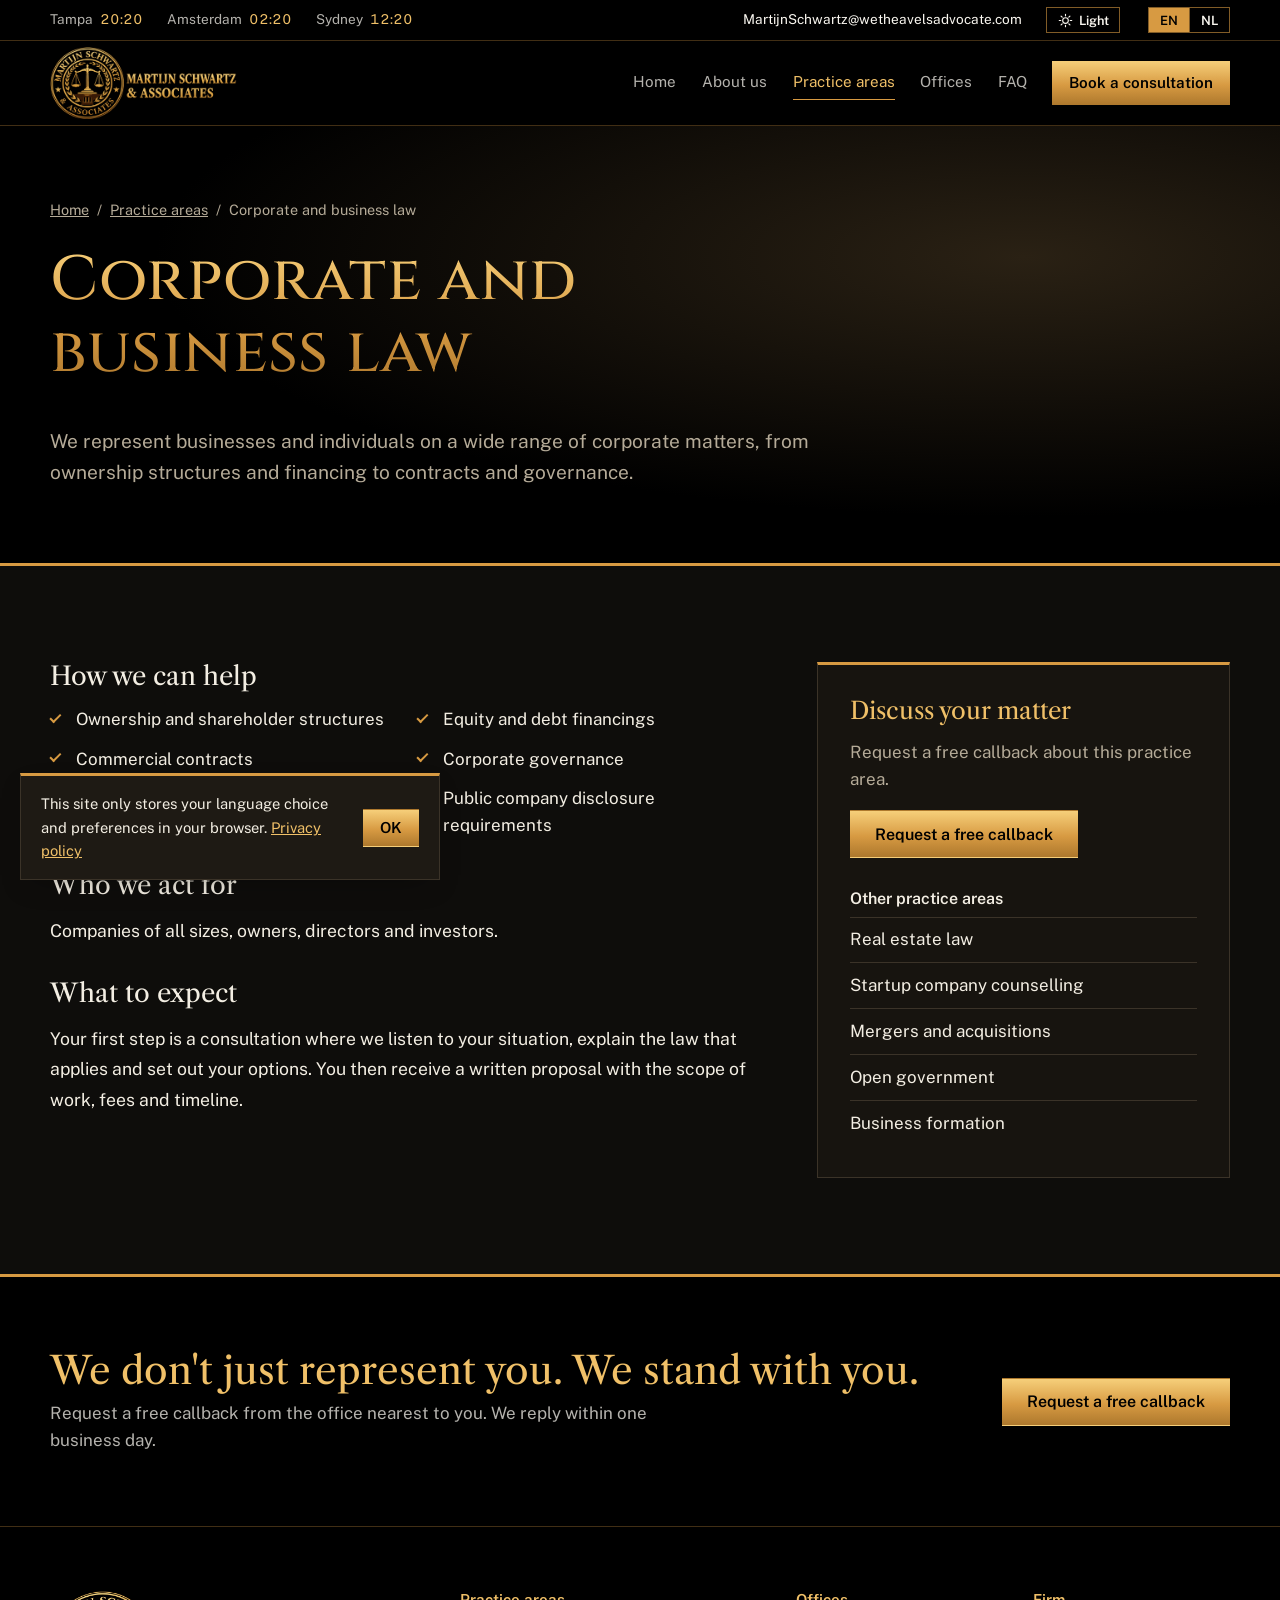
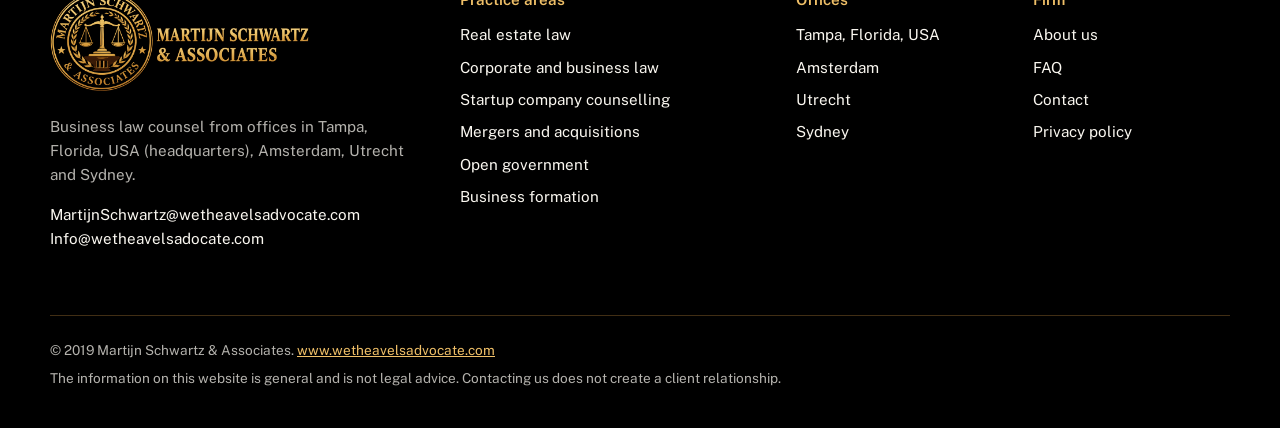
<file: corporate-business.html>
<!DOCTYPE html>
<html lang="en" data-title-en="Corporate and business law | Martijn Schwartz &amp; Associates" data-title-nl="Ondernemingsrecht | Martijn Schwartz &amp; Associates">
<head>
  <meta charset="UTF-8">
  <meta name="viewport" content="width=device-width, initial-scale=1">
  <title>Corporate and business law | Martijn Schwartz &amp; Associates</title>
  <meta name="description" content="Business formations, ownership structures, financings, commercial contracts and corporate governance.">
  <link rel="icon" href="favicon.png" type="image/png">
  <link rel="preconnect" href="https://fonts.googleapis.com">
  <link rel="preconnect" href="https://fonts.gstatic.com" crossorigin>
  <link href="https://fonts.googleapis.com/css2?family=Cinzel:wght@500;600&family=Libre+Caslon+Text:ital,wght@0,400;0,700;1,400&family=Public+Sans:wght@400;500;600&display=swap" rel="stylesheet">
  <link rel="stylesheet" href="styles.css">
  <script>try{var th=localStorage.getItem("msa-theme");document.documentElement.setAttribute("data-theme",th==="light"?"light":"dark");}catch(e){document.documentElement.setAttribute("data-theme","dark");}</script>
</head>
<body>
<a class="skip-link" href="#main" data-nl="Naar de inhoud">Skip to content</a>
<div class="topbar">
  <div class="wrap topbar-inner">
    <span class="tb-clock">Tampa <span class="tb-time" data-tz="America/New_York"></span></span>
    <span class="tb-clock">Amsterdam <span class="tb-time" data-tz="Europe/Amsterdam"></span></span>
    <span class="tb-clock">Sydney <span class="tb-time" data-tz="Australia/Sydney"></span></span>
    <a href="mailto:MartijnSchwartz@wetheavelsadvocate.com" class="tb-mail">MartijnSchwartz@wetheavelsadvocate.com</a>
    <button type="button" class="theme-toggle" aria-pressed="false" data-nl-aria="Lichte of donkere weergave" aria-label="Light or dark theme">
      <svg class="ic-sun" viewBox="0 0 24 24" aria-hidden="true"><circle cx="12" cy="12" r="4.5"/><path d="M12 2v2.5M12 19.5V22M2 12h2.5M19.5 12H22M4.9 4.9l1.8 1.8M17.3 17.3l1.8 1.8M4.9 19.1l1.8-1.8M17.3 6.7l1.8-1.8"/></svg>
      <svg class="ic-moon" viewBox="0 0 24 24" aria-hidden="true"><path d="M20 14.5A8 8 0 1 1 9.5 4a6.5 6.5 0 0 0 10.5 10.5z"/></svg>
      <span class="theme-label">Light</span>
    </button>
    <div class="lang-switch" role="group" aria-label="Language / Taal">
      <button type="button" data-lang="en" aria-pressed="true" lang="en">EN</button>
      <button type="button" data-lang="nl" aria-pressed="false" lang="nl">NL</button>
    </div>
  </div>
</div>
<header class="site-header">
  <div class="wrap header-inner">
    <a href="index.html" class="brand" aria-label="Martijn Schwartz &amp; Associates, home">
      <img src="logo.png" alt="Martijn Schwartz &amp; Associates" width="900" height="346">
    </a>
    <button class="nav-toggle" aria-expanded="false" aria-controls="site-nav" data-nl="Menu">Menu</button>
    <nav id="site-nav" class="site-nav" aria-label="Main">
      <a href="index.html" data-nl="Home">Home</a><a href="about.html" data-nl="Over ons">About us</a><a href="practice-areas.html" aria-current="page" data-nl="Rechtsgebieden">Practice areas</a><a href="offices.html" data-nl="Kantoren">Offices</a><a href="faq.html" data-nl="Veelgestelde vragen">FAQ</a>
      <a href="contact.html" class="nav-cta" data-nl="Afspraak maken">Book a consultation</a>
    </nav>
  </div>
</header>
<main id="main">
<section class="page-hero">
  <div class="wrap">
    <nav class="crumbs" aria-label="Breadcrumb"><a href="index.html" data-nl="Home">Home</a><span aria-hidden="true">/</span><a href="practice-areas.html" data-nl="Rechtsgebieden">Practice areas</a><span aria-hidden="true">/</span><span aria-current="page" data-nl="Ondernemingsrecht">Corporate and business law</span></nav>
    <h1 data-nl="Ondernemingsrecht">Corporate and business law</h1>
    <p class="hero-lead" data-nl="Wij staan ondernemingen en particulieren bij in uiteenlopende ondernemingsrechtelijke zaken, van eigendomsstructuren en financiering tot contracten en bestuur.">We represent businesses and individuals on a wide range of corporate matters, from ownership structures and financing to contracts and governance.</p>
  </div>
</section>

<section class="section">
  <div class="wrap detail-grid">
    <div class="prose">
      <h2 data-nl="Waarmee wij helpen">How we can help</h2>
      <ul class="check-list"><li><span data-nl="Eigendoms- en aandeelhoudersstructuren">Ownership and shareholder structures</span></li><li><span data-nl="Financiering met eigen en vreemd vermogen">Equity and debt financings</span></li><li><span data-nl="Commerciële contracten">Commercial contracts</span></li><li><span data-nl="Corporate governance">Corporate governance</span></li><li><span data-nl="Joint ventures en strategische samenwerkingen">Joint ventures and strategic partnerships</span></li><li><span data-nl="Openbaarmakingsverplichtingen voor beursgenoteerde ondernemingen">Public company disclosure requirements</span></li></ul>
      <h2 data-nl="Voor wie wij werken">Who we act for</h2>
      <p data-nl="Ondernemingen van elke omvang, eigenaren, bestuurders en investeerders.">Companies of all sizes, owners, directors and investors.</p>
      <h2 data-nl="Wat u kunt verwachten">What to expect</h2>
      <p data-nl="De eerste stap is een kennismakingsgesprek waarin wij naar uw situatie luisteren, de toepasselijke regels uitleggen en uw mogelijkheden schetsen. Daarna ontvangt u een schriftelijk voorstel met de werkzaamheden, het honorarium en de planning.">Your first step is a consultation where we listen to your situation, explain the law that applies and set out your options. You then receive a written proposal with the scope of work, fees and timeline.</p>
    </div>
    <aside class="side-card">
      <h2 data-nl="Bespreek uw zaak">Discuss your matter</h2>
      <p data-nl="Vraag een gratis terugbelverzoek aan over dit rechtsgebied.">Request a free callback about this practice area.</p>
      <a href="contact.html?area=corporate-business" class="btn btn-gold" data-nl="Gratis terugbelverzoek">Request a free callback</a>
      <h3 data-nl="Andere rechtsgebieden">Other practice areas</h3>
      <ul class="side-links"><li><a href="real-estate.html" data-nl="Vastgoedrecht">Real estate law</a></li><li><a href="startup-counseling.html" data-nl="Advies voor startups">Startup company counselling</a></li><li><a href="mergers-acquisitions.html" data-nl="Fusies en overnames">Mergers and acquisitions</a></li><li><a href="open-government.html" data-nl="Openbaarheid van bestuur">Open government</a></li><li><a href="business-formation.html" data-nl="Oprichting van ondernemingen">Business formation</a></li></ul>
    </aside>
  </div>
</section>
<section class="cta-band">
  <div class="wrap cta-inner">
    <div>
      <h2 data-nl="Wij vertegenwoordigen u niet alleen. Wij staan naast u.">We don't just represent you. We stand with you.</h2>
      <p data-nl="Vraag een gratis terugbelverzoek aan bij het kantoor bij u in de buurt. Wij reageren binnen één werkdag.">Request a free callback from the office nearest to you. We reply within one business day.</p>
    </div>
    <a href="contact.html" class="btn btn-gold" data-nl="Gratis terugbelverzoek">Request a free callback</a>
  </div>
</section>
</main>
<footer class="site-footer">
  <div class="wrap footer-grid">
    <div class="footer-brand">
      <a href="index.html"><img src="logo.png" alt="Martijn Schwartz &amp; Associates" width="900" height="346" loading="lazy"></a>
      <p data-nl="Juridisch advies voor ondernemers vanuit kantoren in Tampa, Florida, VS (hoofdkantoor), Amsterdam, Utrecht en Sydney.">Business law counsel from offices in Tampa, Florida, USA (headquarters), Amsterdam, Utrecht and Sydney.</p>
      <p><a href="mailto:MartijnSchwartz@wetheavelsadvocate.com">MartijnSchwartz@wetheavelsadvocate.com</a><br><a href="mailto:Info@wetheavelsadocate.com">Info@wetheavelsadocate.com</a></p>
    </div>
    <div>
      <h2 class="footer-h" data-nl="Rechtsgebieden">Practice areas</h2>
      <ul><li><a href="real-estate.html" data-nl="Vastgoedrecht">Real estate law</a></li><li><a href="corporate-business.html" data-nl="Ondernemingsrecht">Corporate and business law</a></li><li><a href="startup-counseling.html" data-nl="Advies voor startups">Startup company counselling</a></li><li><a href="mergers-acquisitions.html" data-nl="Fusies en overnames">Mergers and acquisitions</a></li><li><a href="open-government.html" data-nl="Openbaarheid van bestuur">Open government</a></li><li><a href="business-formation.html" data-nl="Oprichting van ondernemingen">Business formation</a></li></ul>
    </div>
    <div>
      <h2 class="footer-h" data-nl="Kantoren">Offices</h2>
      <ul><li><a href="offices.html#tampa">Tampa, Florida, USA</a></li><li><a href="offices.html#amsterdam">Amsterdam</a></li><li><a href="offices.html#utrecht">Utrecht</a></li><li><a href="offices.html#sydney">Sydney</a></li></ul>
    </div>
    <div>
      <h2 class="footer-h" data-nl="Kantoor">Firm</h2>
      <ul>
        <li><a href="about.html" data-nl="Over ons">About us</a></li>
        <li><a href="faq.html" data-nl="Veelgestelde vragen">FAQ</a></li>
        <li><a href="contact.html" data-nl="Contact">Contact</a></li>
        <li><a href="privacy.html" data-nl="Privacybeleid">Privacy policy</a></li>
      </ul>
    </div>
  </div>
  <div class="wrap footer-base">
    <p>&copy; 2019 Martijn Schwartz &amp; Associates. <a href="https://www.wetheavelsadvocate.com">www.wetheavelsadvocate.com</a></p>
    <p data-nl="De informatie op deze website is algemeen van aard en geen juridisch advies. Contact met ons opnemen schept nog geen cliëntrelatie.">The information on this website is general and is not legal advice. Contacting us does not create a client relationship.</p>
  </div>
</footer>
<button class="to-top" aria-label="Back to top" data-nl-aria="Terug naar boven" hidden>&uarr;</button>
<div class="cookie" role="region" aria-label="Cookie notice" hidden>
  <p><span data-nl="Deze site bewaart alleen uw taalkeuze en voorkeuren in uw browser.">This site only stores your language choice and preferences in your browser.</span> <a href="privacy.html" data-nl="Privacybeleid">Privacy policy</a></p>
  <button class="btn btn-gold btn-small" data-cookie-ok>OK</button>
</div>
<script src="script.js"></script>
</body>
</html>
</file>
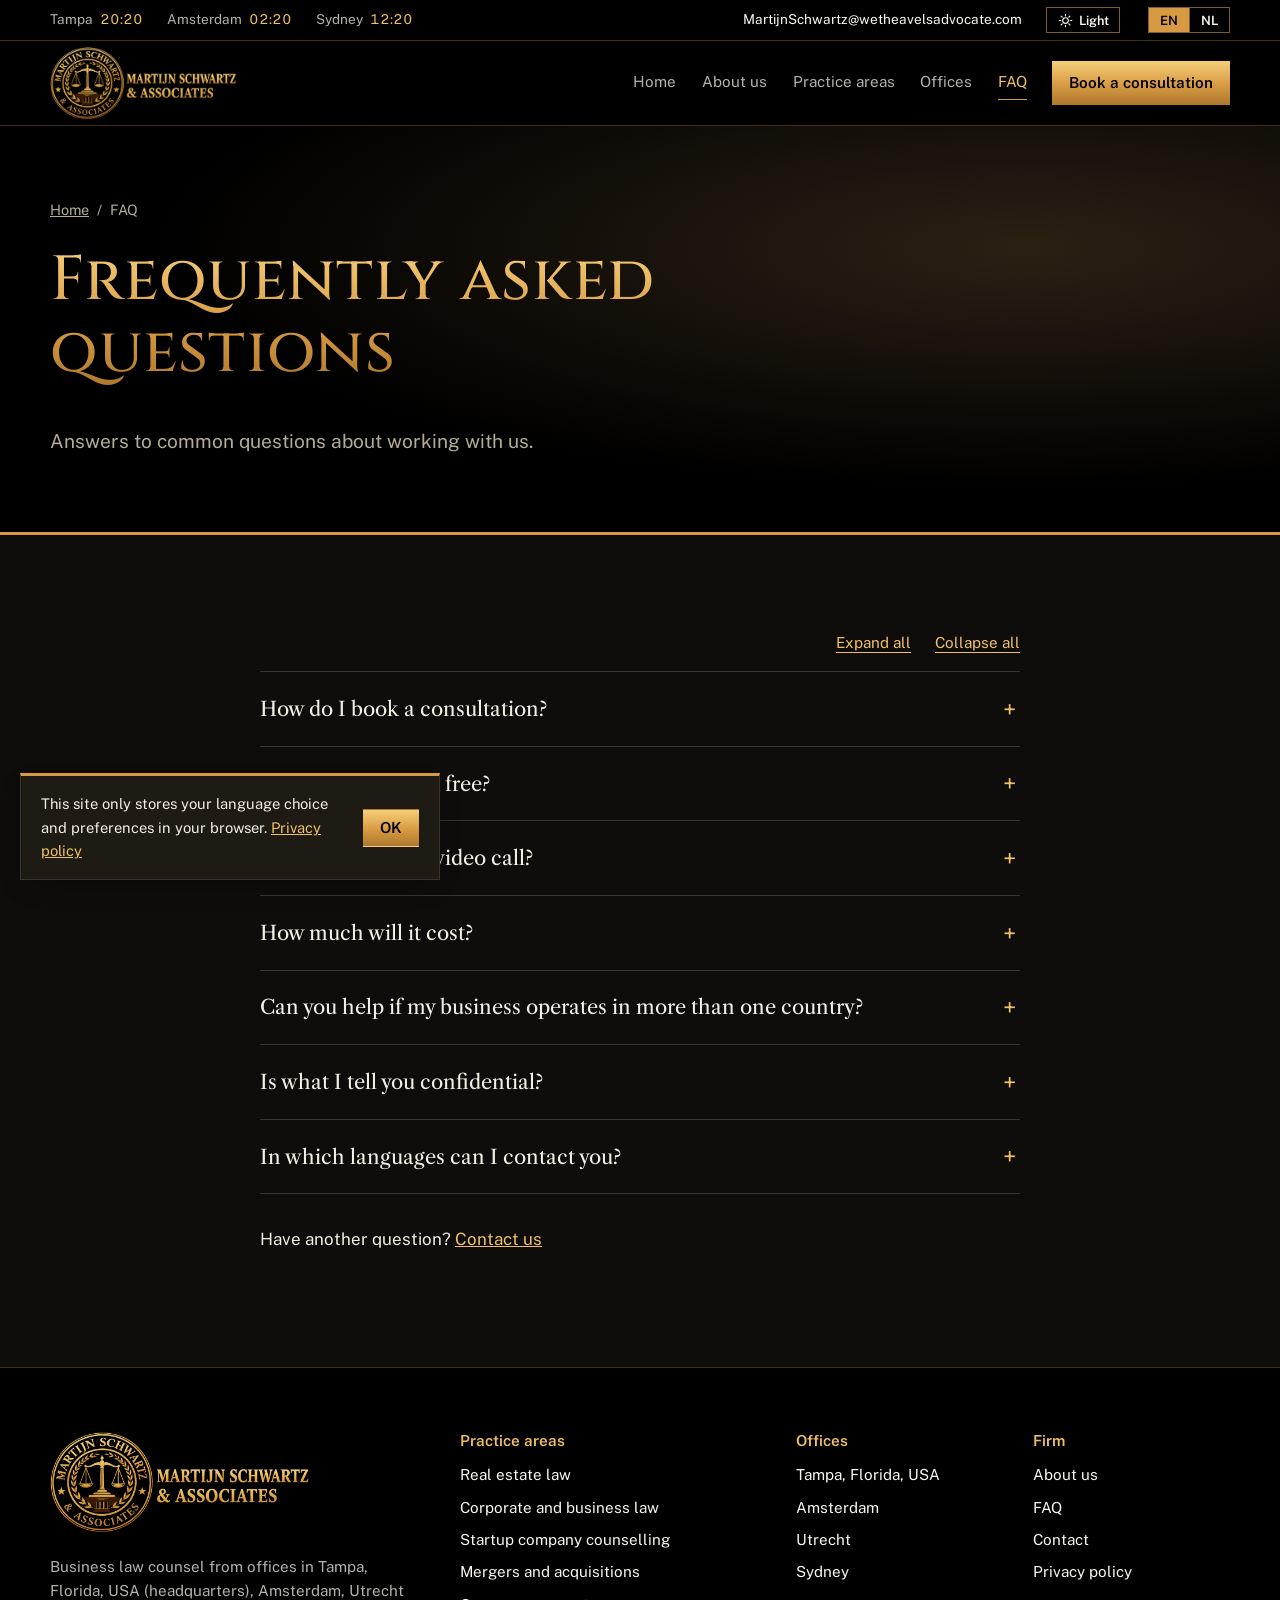
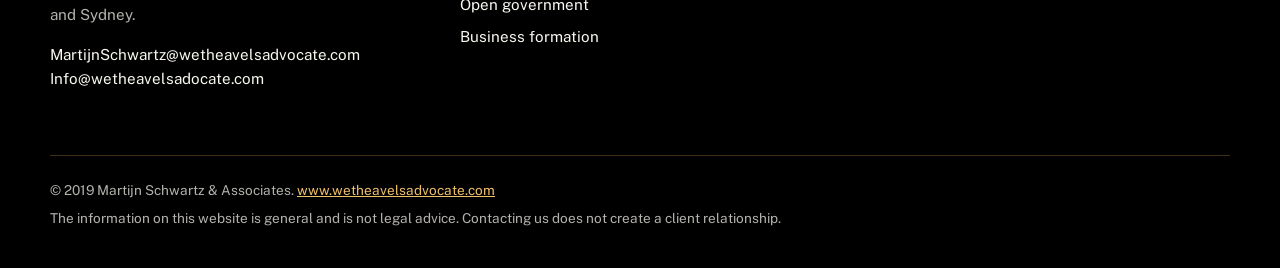
<file: faq.html>
<!DOCTYPE html>
<html lang="en" data-title-en="FAQ | Martijn Schwartz &amp; Associates" data-title-nl="Veelgestelde vragen | Martijn Schwartz &amp; Associates">
<head>
  <meta charset="UTF-8">
  <meta name="viewport" content="width=device-width, initial-scale=1">
  <title>FAQ | Martijn Schwartz &amp; Associates</title>
  <meta name="description" content="Frequently asked questions.">
  <link rel="icon" href="favicon.png" type="image/png">
  <link rel="preconnect" href="https://fonts.googleapis.com">
  <link rel="preconnect" href="https://fonts.gstatic.com" crossorigin>
  <link href="https://fonts.googleapis.com/css2?family=Cinzel:wght@500;600&family=Libre+Caslon+Text:ital,wght@0,400;0,700;1,400&family=Public+Sans:wght@400;500;600&display=swap" rel="stylesheet">
  <link rel="stylesheet" href="styles.css">
  <script>try{var th=localStorage.getItem("msa-theme");document.documentElement.setAttribute("data-theme",th==="light"?"light":"dark");}catch(e){document.documentElement.setAttribute("data-theme","dark");}</script>
</head>
<body>
<a class="skip-link" href="#main" data-nl="Naar de inhoud">Skip to content</a>
<div class="topbar">
  <div class="wrap topbar-inner">
    <span class="tb-clock">Tampa <span class="tb-time" data-tz="America/New_York"></span></span>
    <span class="tb-clock">Amsterdam <span class="tb-time" data-tz="Europe/Amsterdam"></span></span>
    <span class="tb-clock">Sydney <span class="tb-time" data-tz="Australia/Sydney"></span></span>
    <a href="mailto:MartijnSchwartz@wetheavelsadvocate.com" class="tb-mail">MartijnSchwartz@wetheavelsadvocate.com</a>
    <button type="button" class="theme-toggle" aria-pressed="false" data-nl-aria="Lichte of donkere weergave" aria-label="Light or dark theme">
      <svg class="ic-sun" viewBox="0 0 24 24" aria-hidden="true"><circle cx="12" cy="12" r="4.5"/><path d="M12 2v2.5M12 19.5V22M2 12h2.5M19.5 12H22M4.9 4.9l1.8 1.8M17.3 17.3l1.8 1.8M4.9 19.1l1.8-1.8M17.3 6.7l1.8-1.8"/></svg>
      <svg class="ic-moon" viewBox="0 0 24 24" aria-hidden="true"><path d="M20 14.5A8 8 0 1 1 9.5 4a6.5 6.5 0 0 0 10.5 10.5z"/></svg>
      <span class="theme-label">Light</span>
    </button>
    <div class="lang-switch" role="group" aria-label="Language / Taal">
      <button type="button" data-lang="en" aria-pressed="true" lang="en">EN</button>
      <button type="button" data-lang="nl" aria-pressed="false" lang="nl">NL</button>
    </div>
  </div>
</div>
<header class="site-header">
  <div class="wrap header-inner">
    <a href="index.html" class="brand" aria-label="Martijn Schwartz &amp; Associates, home">
      <img src="logo.png" alt="Martijn Schwartz &amp; Associates" width="900" height="346">
    </a>
    <button class="nav-toggle" aria-expanded="false" aria-controls="site-nav" data-nl="Menu">Menu</button>
    <nav id="site-nav" class="site-nav" aria-label="Main">
      <a href="index.html" data-nl="Home">Home</a><a href="about.html" data-nl="Over ons">About us</a><a href="practice-areas.html" data-nl="Rechtsgebieden">Practice areas</a><a href="offices.html" data-nl="Kantoren">Offices</a><a href="faq.html" aria-current="page" data-nl="Veelgestelde vragen">FAQ</a>
      <a href="contact.html" class="nav-cta" data-nl="Afspraak maken">Book a consultation</a>
    </nav>
  </div>
</header>
<main id="main">
<section class="page-hero">
  <div class="wrap">
    <nav class="crumbs" aria-label="Breadcrumb"><a href="index.html" data-nl="Home">Home</a><span aria-hidden="true">/</span><span aria-current="page" data-nl="Veelgestelde vragen">FAQ</span></nav>
    <h1 data-nl="Veelgestelde vragen">Frequently asked questions</h1>
    <p class="hero-lead" data-nl="Antwoorden op veelgestelde vragen over samenwerken met ons.">Answers to common questions about working with us.</p>
  </div>
</section>

<section class="section">
  <div class="wrap narrow">
    <div class="faq-tools"><button class="text-btn" data-faq="open" data-nl="Alles openen">Expand all</button><button class="text-btn" data-faq="close" data-nl="Alles sluiten">Collapse all</button></div>
    <div class="faq-list"><details class="faq-item"><summary><span data-nl="Hoe maak ik een afspraak?">How do I book a consultation?</span></summary><div class="faq-body"><p data-nl="Gebruik het formulier op onze &lt;a href=&quot;contact.html&quot;&gt;contactpagina&lt;/a&gt;, bel het kantoor bij u in de buurt of stuur ons een e-mail. Wij reageren binnen één werkdag.">Use the form on our <a href="contact.html">contact page</a>, call the office nearest to you or email us. We reply within one business day.</p></div></details><details class="faq-item"><summary><span data-nl="Is het eerste terugbelgesprek gratis?">Is the first callback free?</span></summary><div class="faq-body"><p data-nl="Ja. Het eerste terugbelgesprek over uw zaak is gratis en vrijblijvend.">Yes. The first callback to discuss your matter is free and without obligation.</p></div></details><details class="faq-item"><summary><span data-nl="Kan ik ook via een videogesprek met u spreken?">Can I meet you by video call?</span></summary><div class="faq-body"><p data-nl="Ja. Gesprekken kunnen plaatsvinden op een van onze kantoren, telefonisch of via een videogesprek.">Yes. Consultations can take place in person at any of our offices, by phone or by video call.</p></div></details><details class="faq-item"><summary><span data-nl="Wat gaat het kosten?">How much will it cost?</span></summary><div class="faq-body"><p data-nl="Dat hangt af van de zaak. Na het kennismakingsgesprek ontvangt u een schriftelijke inschatting van het honorarium en de kosten, voordat wij beginnen.">It depends on the matter. After your consultation you receive a written estimate of fees and costs before any work begins.</p></div></details><details class="faq-item"><summary><span data-nl="Kunt u helpen als mijn onderneming in meer landen actief is?">Can you help if my business operates in more than one country?</span></summary><div class="faq-body"><p data-nl="Ja. Met kantoren in de Verenigde Staten, Nederland en Australië coördineren wij grensoverschrijdend werk, zodat u één aanspreekpunt hebt.">Yes. With offices in the United States, the Netherlands and Australia, we coordinate cross-border work so you have one point of contact.</p></div></details><details class="faq-item"><summary><span data-nl="Is wat ik u vertel vertrouwelijk?">Is what I tell you confidential?</span></summary><div class="faq-body"><p data-nl="Ja. Informatie die u met ons deelt, behandelen wij vertrouwelijk. Contact via deze website schept op zichzelf nog geen cliëntrelatie.">Yes. Information you share with us is treated as confidential. Contacting us through this website does not by itself create a client relationship.</p></div></details><details class="faq-item"><summary><span data-nl="In welke talen kan ik contact opnemen?">In which languages can I contact you?</span></summary><div class="faq-body"><p data-nl="U kunt ons in het Nederlands of Engels benaderen.">You can contact us in English or Dutch.</p></div></details></div>
    <p class="faq-more"><span data-nl="Nog een vraag?">Have another question?</span> <a href="contact.html" data-nl="Neem contact op">Contact us</a></p>
  </div>
</section>
</main>
<footer class="site-footer">
  <div class="wrap footer-grid">
    <div class="footer-brand">
      <a href="index.html"><img src="logo.png" alt="Martijn Schwartz &amp; Associates" width="900" height="346" loading="lazy"></a>
      <p data-nl="Juridisch advies voor ondernemers vanuit kantoren in Tampa, Florida, VS (hoofdkantoor), Amsterdam, Utrecht en Sydney.">Business law counsel from offices in Tampa, Florida, USA (headquarters), Amsterdam, Utrecht and Sydney.</p>
      <p><a href="mailto:MartijnSchwartz@wetheavelsadvocate.com">MartijnSchwartz@wetheavelsadvocate.com</a><br><a href="mailto:Info@wetheavelsadocate.com">Info@wetheavelsadocate.com</a></p>
    </div>
    <div>
      <h2 class="footer-h" data-nl="Rechtsgebieden">Practice areas</h2>
      <ul><li><a href="real-estate.html" data-nl="Vastgoedrecht">Real estate law</a></li><li><a href="corporate-business.html" data-nl="Ondernemingsrecht">Corporate and business law</a></li><li><a href="startup-counseling.html" data-nl="Advies voor startups">Startup company counselling</a></li><li><a href="mergers-acquisitions.html" data-nl="Fusies en overnames">Mergers and acquisitions</a></li><li><a href="open-government.html" data-nl="Openbaarheid van bestuur">Open government</a></li><li><a href="business-formation.html" data-nl="Oprichting van ondernemingen">Business formation</a></li></ul>
    </div>
    <div>
      <h2 class="footer-h" data-nl="Kantoren">Offices</h2>
      <ul><li><a href="offices.html#tampa">Tampa, Florida, USA</a></li><li><a href="offices.html#amsterdam">Amsterdam</a></li><li><a href="offices.html#utrecht">Utrecht</a></li><li><a href="offices.html#sydney">Sydney</a></li></ul>
    </div>
    <div>
      <h2 class="footer-h" data-nl="Kantoor">Firm</h2>
      <ul>
        <li><a href="about.html" data-nl="Over ons">About us</a></li>
        <li><a href="faq.html" data-nl="Veelgestelde vragen">FAQ</a></li>
        <li><a href="contact.html" data-nl="Contact">Contact</a></li>
        <li><a href="privacy.html" data-nl="Privacybeleid">Privacy policy</a></li>
      </ul>
    </div>
  </div>
  <div class="wrap footer-base">
    <p>&copy; 2019 Martijn Schwartz &amp; Associates. <a href="https://www.wetheavelsadvocate.com">www.wetheavelsadvocate.com</a></p>
    <p data-nl="De informatie op deze website is algemeen van aard en geen juridisch advies. Contact met ons opnemen schept nog geen cliëntrelatie.">The information on this website is general and is not legal advice. Contacting us does not create a client relationship.</p>
  </div>
</footer>
<button class="to-top" aria-label="Back to top" data-nl-aria="Terug naar boven" hidden>&uarr;</button>
<div class="cookie" role="region" aria-label="Cookie notice" hidden>
  <p><span data-nl="Deze site bewaart alleen uw taalkeuze en voorkeuren in uw browser.">This site only stores your language choice and preferences in your browser.</span> <a href="privacy.html" data-nl="Privacybeleid">Privacy policy</a></p>
  <button class="btn btn-gold btn-small" data-cookie-ok>OK</button>
</div>
<script src="script.js"></script>
</body>
</html>
</file>
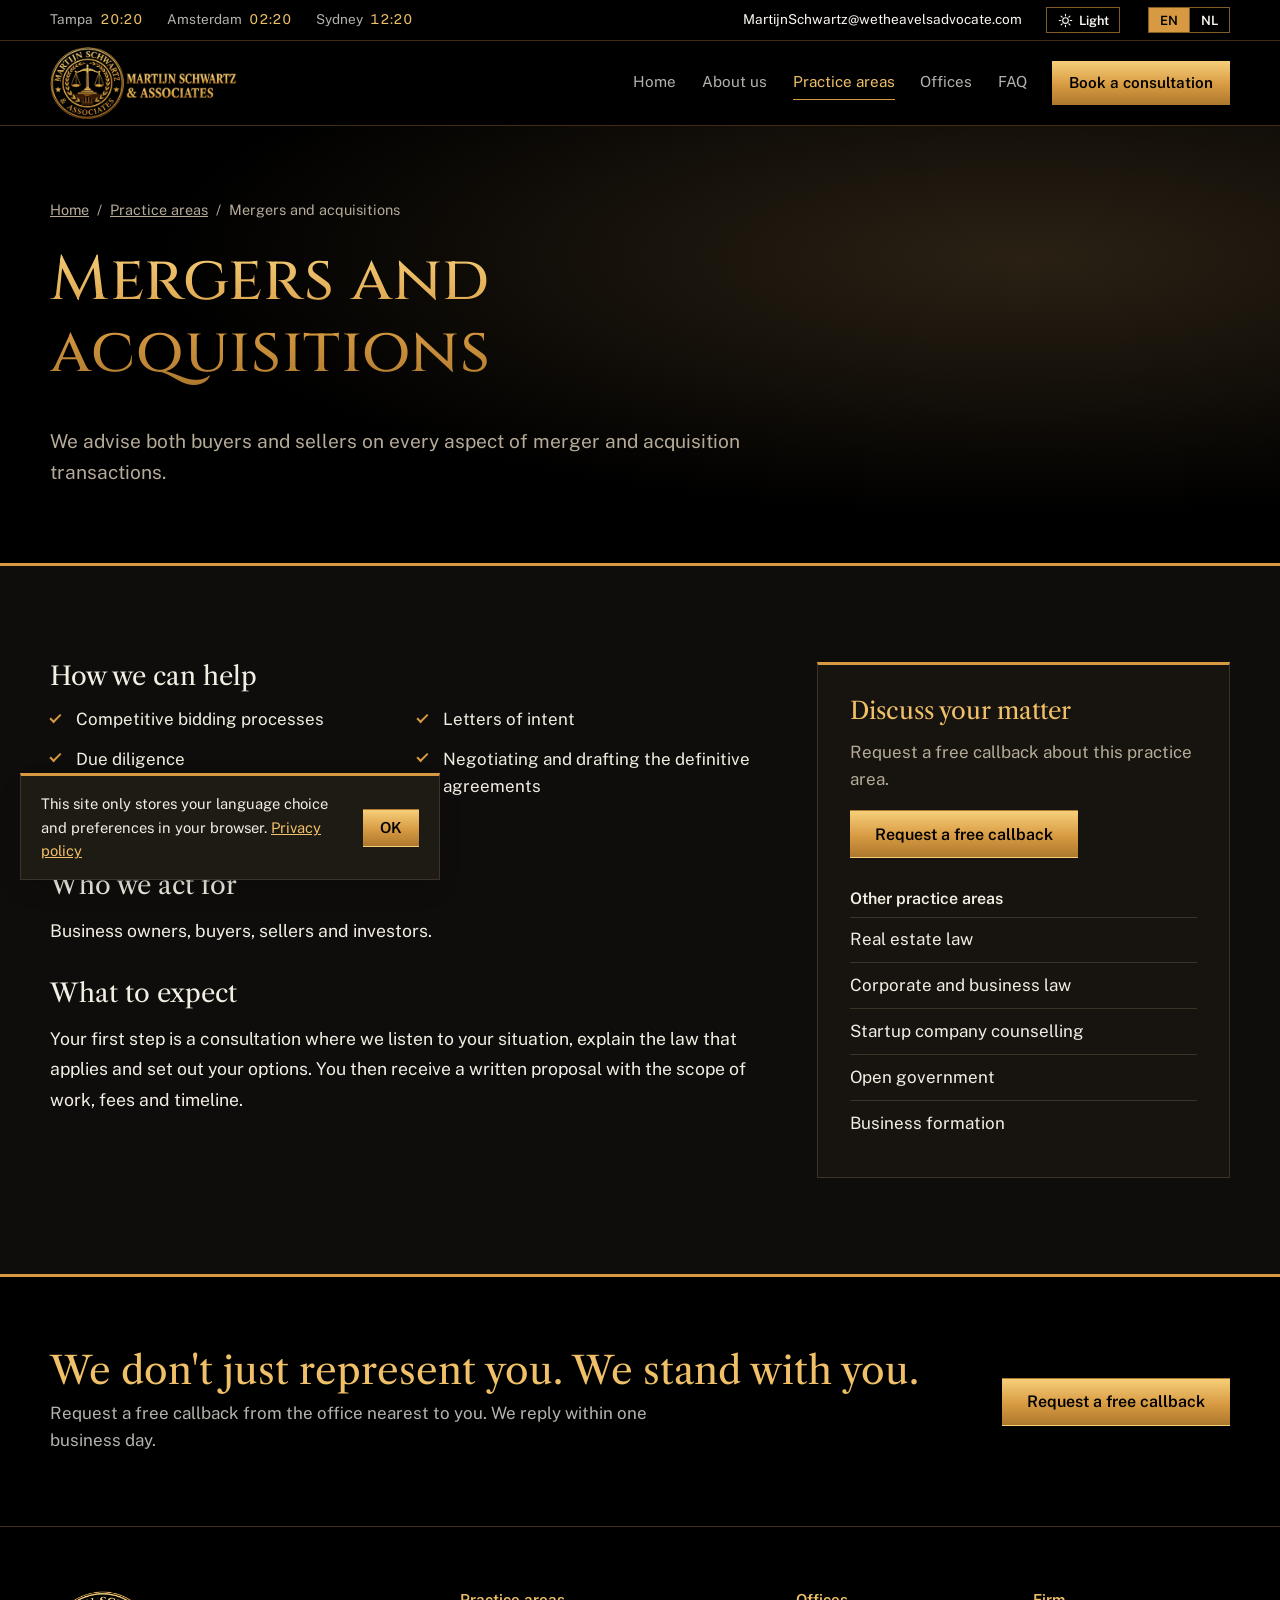
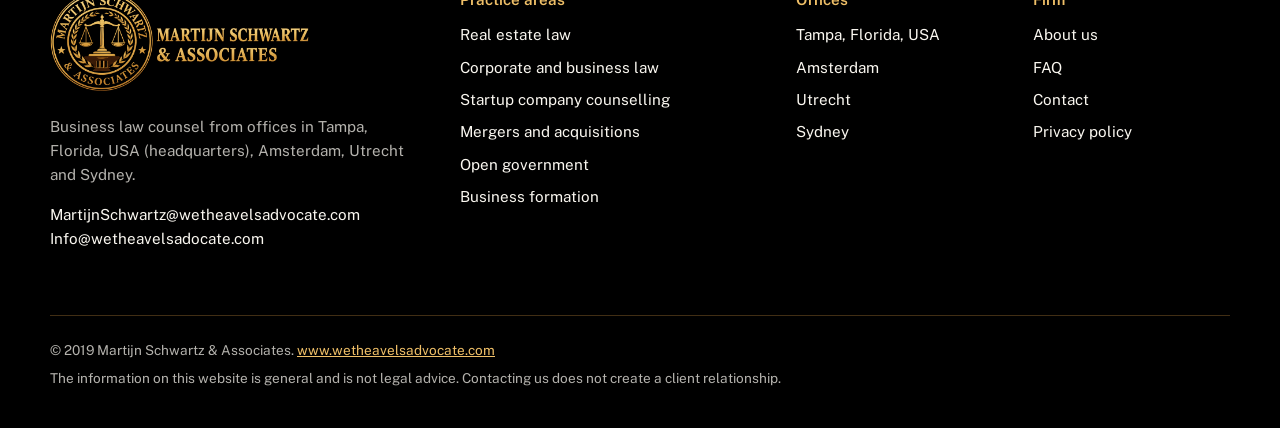
<file: mergers-acquisitions.html>
<!DOCTYPE html>
<html lang="en" data-title-en="Mergers and acquisitions | Martijn Schwartz &amp; Associates" data-title-nl="Fusies en overnames | Martijn Schwartz &amp; Associates">
<head>
  <meta charset="UTF-8">
  <meta name="viewport" content="width=device-width, initial-scale=1">
  <title>Mergers and acquisitions | Martijn Schwartz &amp; Associates</title>
  <meta name="description" content="Advice for buyers and sellers, from letter of intent to closing and beyond.">
  <link rel="icon" href="favicon.png" type="image/png">
  <link rel="preconnect" href="https://fonts.googleapis.com">
  <link rel="preconnect" href="https://fonts.gstatic.com" crossorigin>
  <link href="https://fonts.googleapis.com/css2?family=Cinzel:wght@500;600&family=Libre+Caslon+Text:ital,wght@0,400;0,700;1,400&family=Public+Sans:wght@400;500;600&display=swap" rel="stylesheet">
  <link rel="stylesheet" href="styles.css">
  <script>try{var th=localStorage.getItem("msa-theme");document.documentElement.setAttribute("data-theme",th==="light"?"light":"dark");}catch(e){document.documentElement.setAttribute("data-theme","dark");}</script>
</head>
<body>
<a class="skip-link" href="#main" data-nl="Naar de inhoud">Skip to content</a>
<div class="topbar">
  <div class="wrap topbar-inner">
    <span class="tb-clock">Tampa <span class="tb-time" data-tz="America/New_York"></span></span>
    <span class="tb-clock">Amsterdam <span class="tb-time" data-tz="Europe/Amsterdam"></span></span>
    <span class="tb-clock">Sydney <span class="tb-time" data-tz="Australia/Sydney"></span></span>
    <a href="mailto:MartijnSchwartz@wetheavelsadvocate.com" class="tb-mail">MartijnSchwartz@wetheavelsadvocate.com</a>
    <button type="button" class="theme-toggle" aria-pressed="false" data-nl-aria="Lichte of donkere weergave" aria-label="Light or dark theme">
      <svg class="ic-sun" viewBox="0 0 24 24" aria-hidden="true"><circle cx="12" cy="12" r="4.5"/><path d="M12 2v2.5M12 19.5V22M2 12h2.5M19.5 12H22M4.9 4.9l1.8 1.8M17.3 17.3l1.8 1.8M4.9 19.1l1.8-1.8M17.3 6.7l1.8-1.8"/></svg>
      <svg class="ic-moon" viewBox="0 0 24 24" aria-hidden="true"><path d="M20 14.5A8 8 0 1 1 9.5 4a6.5 6.5 0 0 0 10.5 10.5z"/></svg>
      <span class="theme-label">Light</span>
    </button>
    <div class="lang-switch" role="group" aria-label="Language / Taal">
      <button type="button" data-lang="en" aria-pressed="true" lang="en">EN</button>
      <button type="button" data-lang="nl" aria-pressed="false" lang="nl">NL</button>
    </div>
  </div>
</div>
<header class="site-header">
  <div class="wrap header-inner">
    <a href="index.html" class="brand" aria-label="Martijn Schwartz &amp; Associates, home">
      <img src="logo.png" alt="Martijn Schwartz &amp; Associates" width="900" height="346">
    </a>
    <button class="nav-toggle" aria-expanded="false" aria-controls="site-nav" data-nl="Menu">Menu</button>
    <nav id="site-nav" class="site-nav" aria-label="Main">
      <a href="index.html" data-nl="Home">Home</a><a href="about.html" data-nl="Over ons">About us</a><a href="practice-areas.html" aria-current="page" data-nl="Rechtsgebieden">Practice areas</a><a href="offices.html" data-nl="Kantoren">Offices</a><a href="faq.html" data-nl="Veelgestelde vragen">FAQ</a>
      <a href="contact.html" class="nav-cta" data-nl="Afspraak maken">Book a consultation</a>
    </nav>
  </div>
</header>
<main id="main">
<section class="page-hero">
  <div class="wrap">
    <nav class="crumbs" aria-label="Breadcrumb"><a href="index.html" data-nl="Home">Home</a><span aria-hidden="true">/</span><a href="practice-areas.html" data-nl="Rechtsgebieden">Practice areas</a><span aria-hidden="true">/</span><span aria-current="page" data-nl="Fusies en overnames">Mergers and acquisitions</span></nav>
    <h1 data-nl="Fusies en overnames">Mergers and acquisitions</h1>
    <p class="hero-lead" data-nl="Wij adviseren zowel kopers als verkopers over alle aspecten van fusies en overnames.">We advise both buyers and sellers on every aspect of merger and acquisition transactions.</p>
  </div>
</section>

<section class="section">
  <div class="wrap detail-grid">
    <div class="prose">
      <h2 data-nl="Waarmee wij helpen">How we can help</h2>
      <ul class="check-list"><li><span data-nl="Biedingsprocessen">Competitive bidding processes</span></li><li><span data-nl="Intentieverklaringen">Letters of intent</span></li><li><span data-nl="Due diligence">Due diligence</span></li><li><span data-nl="Onderhandelen over en opstellen van de definitieve overeenkomsten">Negotiating and drafting the definitive agreements</span></li><li><span data-nl="Zaken na de closing">Post-closing matters</span></li></ul>
      <h2 data-nl="Voor wie wij werken">Who we act for</h2>
      <p data-nl="Ondernemers, kopers, verkopers en investeerders.">Business owners, buyers, sellers and investors.</p>
      <h2 data-nl="Wat u kunt verwachten">What to expect</h2>
      <p data-nl="De eerste stap is een kennismakingsgesprek waarin wij naar uw situatie luisteren, de toepasselijke regels uitleggen en uw mogelijkheden schetsen. Daarna ontvangt u een schriftelijk voorstel met de werkzaamheden, het honorarium en de planning.">Your first step is a consultation where we listen to your situation, explain the law that applies and set out your options. You then receive a written proposal with the scope of work, fees and timeline.</p>
    </div>
    <aside class="side-card">
      <h2 data-nl="Bespreek uw zaak">Discuss your matter</h2>
      <p data-nl="Vraag een gratis terugbelverzoek aan over dit rechtsgebied.">Request a free callback about this practice area.</p>
      <a href="contact.html?area=mergers-acquisitions" class="btn btn-gold" data-nl="Gratis terugbelverzoek">Request a free callback</a>
      <h3 data-nl="Andere rechtsgebieden">Other practice areas</h3>
      <ul class="side-links"><li><a href="real-estate.html" data-nl="Vastgoedrecht">Real estate law</a></li><li><a href="corporate-business.html" data-nl="Ondernemingsrecht">Corporate and business law</a></li><li><a href="startup-counseling.html" data-nl="Advies voor startups">Startup company counselling</a></li><li><a href="open-government.html" data-nl="Openbaarheid van bestuur">Open government</a></li><li><a href="business-formation.html" data-nl="Oprichting van ondernemingen">Business formation</a></li></ul>
    </aside>
  </div>
</section>
<section class="cta-band">
  <div class="wrap cta-inner">
    <div>
      <h2 data-nl="Wij vertegenwoordigen u niet alleen. Wij staan naast u.">We don't just represent you. We stand with you.</h2>
      <p data-nl="Vraag een gratis terugbelverzoek aan bij het kantoor bij u in de buurt. Wij reageren binnen één werkdag.">Request a free callback from the office nearest to you. We reply within one business day.</p>
    </div>
    <a href="contact.html" class="btn btn-gold" data-nl="Gratis terugbelverzoek">Request a free callback</a>
  </div>
</section>
</main>
<footer class="site-footer">
  <div class="wrap footer-grid">
    <div class="footer-brand">
      <a href="index.html"><img src="logo.png" alt="Martijn Schwartz &amp; Associates" width="900" height="346" loading="lazy"></a>
      <p data-nl="Juridisch advies voor ondernemers vanuit kantoren in Tampa, Florida, VS (hoofdkantoor), Amsterdam, Utrecht en Sydney.">Business law counsel from offices in Tampa, Florida, USA (headquarters), Amsterdam, Utrecht and Sydney.</p>
      <p><a href="mailto:MartijnSchwartz@wetheavelsadvocate.com">MartijnSchwartz@wetheavelsadvocate.com</a><br><a href="mailto:Info@wetheavelsadocate.com">Info@wetheavelsadocate.com</a></p>
    </div>
    <div>
      <h2 class="footer-h" data-nl="Rechtsgebieden">Practice areas</h2>
      <ul><li><a href="real-estate.html" data-nl="Vastgoedrecht">Real estate law</a></li><li><a href="corporate-business.html" data-nl="Ondernemingsrecht">Corporate and business law</a></li><li><a href="startup-counseling.html" data-nl="Advies voor startups">Startup company counselling</a></li><li><a href="mergers-acquisitions.html" data-nl="Fusies en overnames">Mergers and acquisitions</a></li><li><a href="open-government.html" data-nl="Openbaarheid van bestuur">Open government</a></li><li><a href="business-formation.html" data-nl="Oprichting van ondernemingen">Business formation</a></li></ul>
    </div>
    <div>
      <h2 class="footer-h" data-nl="Kantoren">Offices</h2>
      <ul><li><a href="offices.html#tampa">Tampa, Florida, USA</a></li><li><a href="offices.html#amsterdam">Amsterdam</a></li><li><a href="offices.html#utrecht">Utrecht</a></li><li><a href="offices.html#sydney">Sydney</a></li></ul>
    </div>
    <div>
      <h2 class="footer-h" data-nl="Kantoor">Firm</h2>
      <ul>
        <li><a href="about.html" data-nl="Over ons">About us</a></li>
        <li><a href="faq.html" data-nl="Veelgestelde vragen">FAQ</a></li>
        <li><a href="contact.html" data-nl="Contact">Contact</a></li>
        <li><a href="privacy.html" data-nl="Privacybeleid">Privacy policy</a></li>
      </ul>
    </div>
  </div>
  <div class="wrap footer-base">
    <p>&copy; 2019 Martijn Schwartz &amp; Associates. <a href="https://www.wetheavelsadvocate.com">www.wetheavelsadvocate.com</a></p>
    <p data-nl="De informatie op deze website is algemeen van aard en geen juridisch advies. Contact met ons opnemen schept nog geen cliëntrelatie.">The information on this website is general and is not legal advice. Contacting us does not create a client relationship.</p>
  </div>
</footer>
<button class="to-top" aria-label="Back to top" data-nl-aria="Terug naar boven" hidden>&uarr;</button>
<div class="cookie" role="region" aria-label="Cookie notice" hidden>
  <p><span data-nl="Deze site bewaart alleen uw taalkeuze en voorkeuren in uw browser.">This site only stores your language choice and preferences in your browser.</span> <a href="privacy.html" data-nl="Privacybeleid">Privacy policy</a></p>
  <button class="btn btn-gold btn-small" data-cookie-ok>OK</button>
</div>
<script src="script.js"></script>
</body>
</html>
</file>
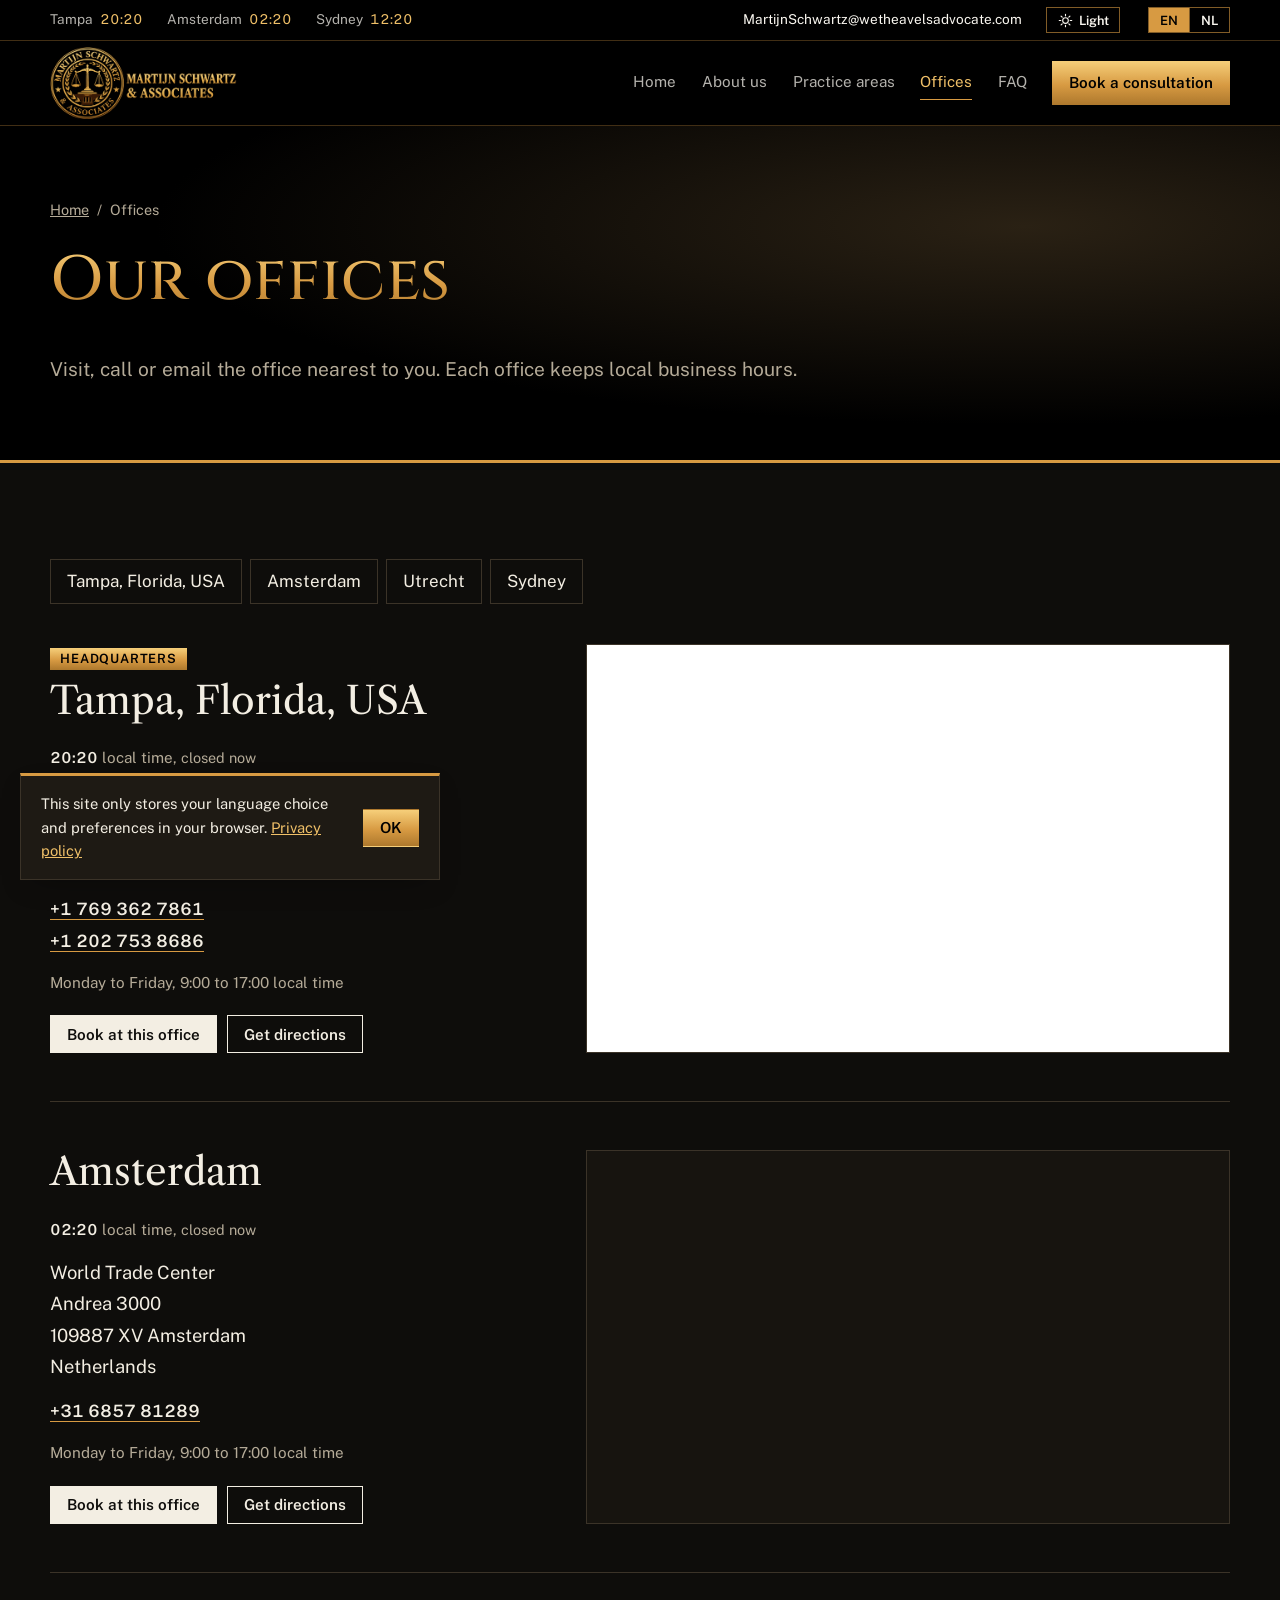
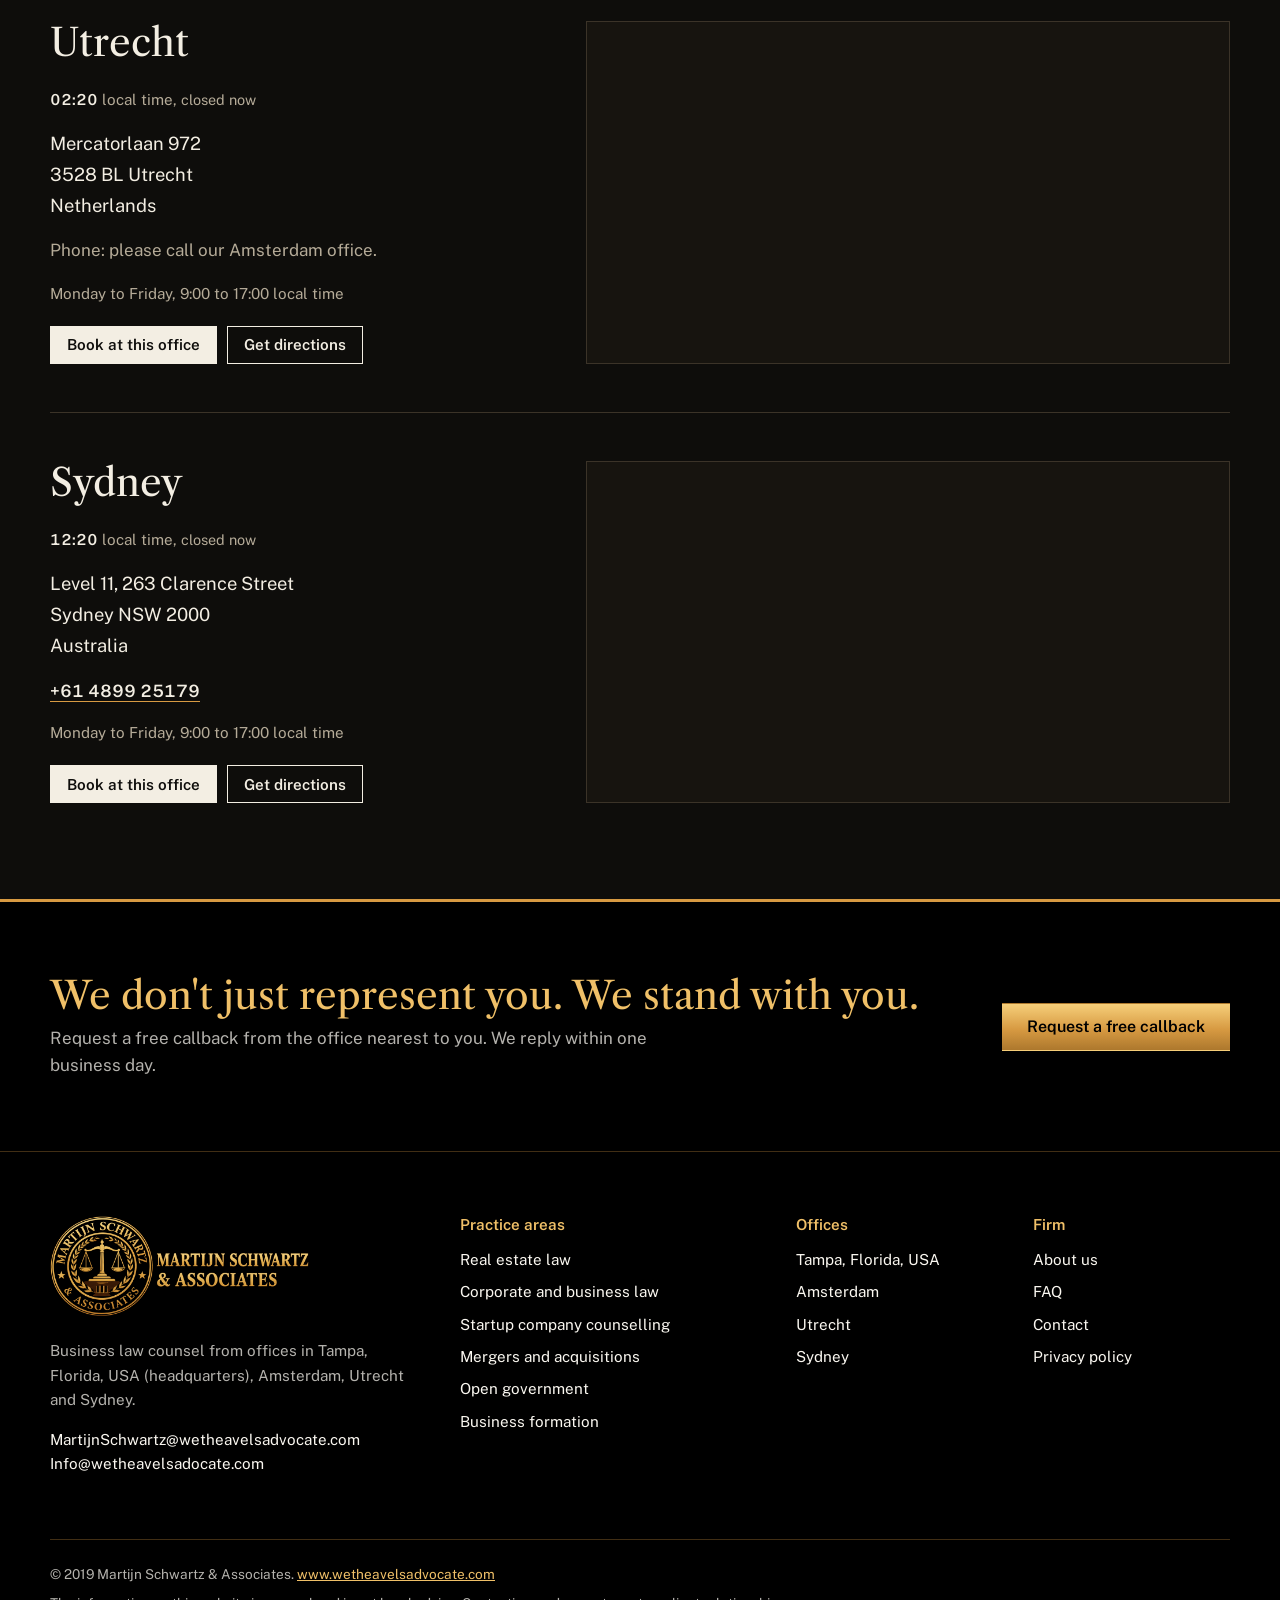
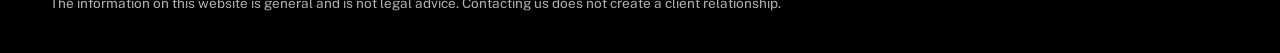
<file: offices.html>
<!DOCTYPE html>
<html lang="en" data-title-en="Offices | Martijn Schwartz &amp; Associates" data-title-nl="Kantoren | Martijn Schwartz &amp; Associates">
<head>
  <meta charset="UTF-8">
  <meta name="viewport" content="width=device-width, initial-scale=1">
  <title>Offices | Martijn Schwartz &amp; Associates</title>
  <meta name="description" content="Offices in Tampa, Amsterdam, Utrecht and Sydney.">
  <link rel="icon" href="favicon.png" type="image/png">
  <link rel="preconnect" href="https://fonts.googleapis.com">
  <link rel="preconnect" href="https://fonts.gstatic.com" crossorigin>
  <link href="https://fonts.googleapis.com/css2?family=Cinzel:wght@500;600&family=Libre+Caslon+Text:ital,wght@0,400;0,700;1,400&family=Public+Sans:wght@400;500;600&display=swap" rel="stylesheet">
  <link rel="stylesheet" href="styles.css">
  <script>try{var th=localStorage.getItem("msa-theme");document.documentElement.setAttribute("data-theme",th==="light"?"light":"dark");}catch(e){document.documentElement.setAttribute("data-theme","dark");}</script>
</head>
<body>
<a class="skip-link" href="#main" data-nl="Naar de inhoud">Skip to content</a>
<div class="topbar">
  <div class="wrap topbar-inner">
    <span class="tb-clock">Tampa <span class="tb-time" data-tz="America/New_York"></span></span>
    <span class="tb-clock">Amsterdam <span class="tb-time" data-tz="Europe/Amsterdam"></span></span>
    <span class="tb-clock">Sydney <span class="tb-time" data-tz="Australia/Sydney"></span></span>
    <a href="mailto:MartijnSchwartz@wetheavelsadvocate.com" class="tb-mail">MartijnSchwartz@wetheavelsadvocate.com</a>
    <button type="button" class="theme-toggle" aria-pressed="false" data-nl-aria="Lichte of donkere weergave" aria-label="Light or dark theme">
      <svg class="ic-sun" viewBox="0 0 24 24" aria-hidden="true"><circle cx="12" cy="12" r="4.5"/><path d="M12 2v2.5M12 19.5V22M2 12h2.5M19.5 12H22M4.9 4.9l1.8 1.8M17.3 17.3l1.8 1.8M4.9 19.1l1.8-1.8M17.3 6.7l1.8-1.8"/></svg>
      <svg class="ic-moon" viewBox="0 0 24 24" aria-hidden="true"><path d="M20 14.5A8 8 0 1 1 9.5 4a6.5 6.5 0 0 0 10.5 10.5z"/></svg>
      <span class="theme-label">Light</span>
    </button>
    <div class="lang-switch" role="group" aria-label="Language / Taal">
      <button type="button" data-lang="en" aria-pressed="true" lang="en">EN</button>
      <button type="button" data-lang="nl" aria-pressed="false" lang="nl">NL</button>
    </div>
  </div>
</div>
<header class="site-header">
  <div class="wrap header-inner">
    <a href="index.html" class="brand" aria-label="Martijn Schwartz &amp; Associates, home">
      <img src="logo.png" alt="Martijn Schwartz &amp; Associates" width="900" height="346">
    </a>
    <button class="nav-toggle" aria-expanded="false" aria-controls="site-nav" data-nl="Menu">Menu</button>
    <nav id="site-nav" class="site-nav" aria-label="Main">
      <a href="index.html" data-nl="Home">Home</a><a href="about.html" data-nl="Over ons">About us</a><a href="practice-areas.html" data-nl="Rechtsgebieden">Practice areas</a><a href="offices.html" aria-current="page" data-nl="Kantoren">Offices</a><a href="faq.html" data-nl="Veelgestelde vragen">FAQ</a>
      <a href="contact.html" class="nav-cta" data-nl="Afspraak maken">Book a consultation</a>
    </nav>
  </div>
</header>
<main id="main">
<section class="page-hero">
  <div class="wrap">
    <nav class="crumbs" aria-label="Breadcrumb"><a href="index.html" data-nl="Home">Home</a><span aria-hidden="true">/</span><span aria-current="page" data-nl="Kantoren">Offices</span></nav>
    <h1 data-nl="Onze kantoren">Our offices</h1>
    <p class="hero-lead" data-nl="Bezoek, bel of mail het kantoor bij u in de buurt. Elk kantoor houdt lokale kantooruren aan.">Visit, call or email the office nearest to you. Each office keeps local business hours.</p>
  </div>
</section>

<section class="section">
  <div class="wrap">
    <nav class="office-jump" aria-label="Offices"><a href="#tampa">Tampa, Florida, USA</a><a href="#amsterdam">Amsterdam</a><a href="#utrecht">Utrecht</a><a href="#sydney">Sydney</a></nav>
    <div class="office-list"><article class="office-card" id="tampa">
  <div class="office-info">
    <p class="hq-badge" data-nl="Hoofdkantoor">Headquarters</p>
    <h2>Tampa, Florida, USA</h2>
    <p class="office-clock" data-tz="America/New_York"><span class="clock-time-sm">--:--</span> <span data-nl="lokale tijd,">local time,</span> <span class="clock-status"></span></p>
    <address>8154 W. Linebaugh Avenue<br>Tampa, Florida, FL 33752<br><span data-nl="VS">USA</span></address>
    <ul class="office-contacts"><li><a href="tel:+17693627861">+1 769 362 7861</a></li><li><a href="tel:+12027538686">+1 202 753 8686</a></li></ul>
    <p class="office-hours" data-nl="Maandag t/m vrijdag, 9.00 tot 17.00 uur lokale tijd">Monday to Friday, 9:00 to 17:00 local time</p>
    <div class="office-actions">
      <a href="contact.html?office=tampa" class="btn btn-dark btn-small" data-nl="Afspraak bij dit kantoor">Book at this office</a>
      <a href="https://www.google.com/maps/search/?api=1&amp;query=8154+W+Linebaugh+Ave%2C+Tampa%2C+FL" class="btn btn-outline btn-small" target="_blank" rel="noopener" data-nl="Routebeschrijving">Get directions</a>
    </div>
  </div>
  <div class="office-map"><iframe title="Map: Tampa, Florida, USA" loading="lazy" referrerpolicy="no-referrer-when-downgrade" src="https://maps.google.com/maps?q=8154+W+Linebaugh+Ave%2C+Tampa%2C+FL&amp;z=15&amp;output=embed"></iframe></div>
</article>
<article class="office-card" id="amsterdam">
  <div class="office-info">
    
    <h2>Amsterdam</h2>
    <p class="office-clock" data-tz="Europe/Amsterdam"><span class="clock-time-sm">--:--</span> <span data-nl="lokale tijd,">local time,</span> <span class="clock-status"></span></p>
    <address>World Trade Center<br>Andrea 3000<br>109887 XV Amsterdam<br><span data-nl="Nederland">Netherlands</span></address>
    <ul class="office-contacts"><li><a href="tel:+31685781289">+31 6857 81289</a></li></ul>
    <p class="office-hours" data-nl="Maandag t/m vrijdag, 9.00 tot 17.00 uur lokale tijd">Monday to Friday, 9:00 to 17:00 local time</p>
    <div class="office-actions">
      <a href="contact.html?office=amsterdam" class="btn btn-dark btn-small" data-nl="Afspraak bij dit kantoor">Book at this office</a>
      <a href="https://www.google.com/maps/search/?api=1&amp;query=World+Trade+Center+Amsterdam" class="btn btn-outline btn-small" target="_blank" rel="noopener" data-nl="Routebeschrijving">Get directions</a>
    </div>
  </div>
  <div class="office-map"><iframe title="Map: Amsterdam" loading="lazy" referrerpolicy="no-referrer-when-downgrade" src="https://maps.google.com/maps?q=World+Trade+Center+Amsterdam&amp;z=15&amp;output=embed"></iframe></div>
</article>
<article class="office-card" id="utrecht">
  <div class="office-info">
    
    <h2>Utrecht</h2>
    <p class="office-clock" data-tz="Europe/Amsterdam"><span class="clock-time-sm">--:--</span> <span data-nl="lokale tijd,">local time,</span> <span class="clock-status"></span></p>
    <address>Mercatorlaan 972<br>3528 BL Utrecht<br><span data-nl="Nederland">Netherlands</span></address>
    <p class="muted" data-nl="Telefoon: bel ons kantoor in Amsterdam.">Phone: please call our Amsterdam office.</p>
    <p class="office-hours" data-nl="Maandag t/m vrijdag, 9.00 tot 17.00 uur lokale tijd">Monday to Friday, 9:00 to 17:00 local time</p>
    <div class="office-actions">
      <a href="contact.html?office=utrecht" class="btn btn-dark btn-small" data-nl="Afspraak bij dit kantoor">Book at this office</a>
      <a href="https://www.google.com/maps/search/?api=1&amp;query=Mercatorlaan%2C+3528+BL+Utrecht" class="btn btn-outline btn-small" target="_blank" rel="noopener" data-nl="Routebeschrijving">Get directions</a>
    </div>
  </div>
  <div class="office-map"><iframe title="Map: Utrecht" loading="lazy" referrerpolicy="no-referrer-when-downgrade" src="https://maps.google.com/maps?q=Mercatorlaan%2C+3528+BL+Utrecht&amp;z=15&amp;output=embed"></iframe></div>
</article>
<article class="office-card" id="sydney">
  <div class="office-info">
    
    <h2>Sydney</h2>
    <p class="office-clock" data-tz="Australia/Sydney"><span class="clock-time-sm">--:--</span> <span data-nl="lokale tijd,">local time,</span> <span class="clock-status"></span></p>
    <address>Level 11, 263 Clarence Street<br>Sydney NSW 2000<br><span data-nl="Australië">Australia</span></address>
    <ul class="office-contacts"><li><a href="tel:+61489925179">+61 4899 25179</a></li></ul>
    <p class="office-hours" data-nl="Maandag t/m vrijdag, 9.00 tot 17.00 uur lokale tijd">Monday to Friday, 9:00 to 17:00 local time</p>
    <div class="office-actions">
      <a href="contact.html?office=sydney" class="btn btn-dark btn-small" data-nl="Afspraak bij dit kantoor">Book at this office</a>
      <a href="https://www.google.com/maps/search/?api=1&amp;query=263+Clarence+St%2C+Sydney+NSW+2000" class="btn btn-outline btn-small" target="_blank" rel="noopener" data-nl="Routebeschrijving">Get directions</a>
    </div>
  </div>
  <div class="office-map"><iframe title="Map: Sydney" loading="lazy" referrerpolicy="no-referrer-when-downgrade" src="https://maps.google.com/maps?q=263+Clarence+St%2C+Sydney+NSW+2000&amp;z=15&amp;output=embed"></iframe></div>
</article>
</div>
  </div>
</section>
<section class="cta-band">
  <div class="wrap cta-inner">
    <div>
      <h2 data-nl="Wij vertegenwoordigen u niet alleen. Wij staan naast u.">We don't just represent you. We stand with you.</h2>
      <p data-nl="Vraag een gratis terugbelverzoek aan bij het kantoor bij u in de buurt. Wij reageren binnen één werkdag.">Request a free callback from the office nearest to you. We reply within one business day.</p>
    </div>
    <a href="contact.html" class="btn btn-gold" data-nl="Gratis terugbelverzoek">Request a free callback</a>
  </div>
</section>
</main>
<footer class="site-footer">
  <div class="wrap footer-grid">
    <div class="footer-brand">
      <a href="index.html"><img src="logo.png" alt="Martijn Schwartz &amp; Associates" width="900" height="346" loading="lazy"></a>
      <p data-nl="Juridisch advies voor ondernemers vanuit kantoren in Tampa, Florida, VS (hoofdkantoor), Amsterdam, Utrecht en Sydney.">Business law counsel from offices in Tampa, Florida, USA (headquarters), Amsterdam, Utrecht and Sydney.</p>
      <p><a href="mailto:MartijnSchwartz@wetheavelsadvocate.com">MartijnSchwartz@wetheavelsadvocate.com</a><br><a href="mailto:Info@wetheavelsadocate.com">Info@wetheavelsadocate.com</a></p>
    </div>
    <div>
      <h2 class="footer-h" data-nl="Rechtsgebieden">Practice areas</h2>
      <ul><li><a href="real-estate.html" data-nl="Vastgoedrecht">Real estate law</a></li><li><a href="corporate-business.html" data-nl="Ondernemingsrecht">Corporate and business law</a></li><li><a href="startup-counseling.html" data-nl="Advies voor startups">Startup company counselling</a></li><li><a href="mergers-acquisitions.html" data-nl="Fusies en overnames">Mergers and acquisitions</a></li><li><a href="open-government.html" data-nl="Openbaarheid van bestuur">Open government</a></li><li><a href="business-formation.html" data-nl="Oprichting van ondernemingen">Business formation</a></li></ul>
    </div>
    <div>
      <h2 class="footer-h" data-nl="Kantoren">Offices</h2>
      <ul><li><a href="offices.html#tampa">Tampa, Florida, USA</a></li><li><a href="offices.html#amsterdam">Amsterdam</a></li><li><a href="offices.html#utrecht">Utrecht</a></li><li><a href="offices.html#sydney">Sydney</a></li></ul>
    </div>
    <div>
      <h2 class="footer-h" data-nl="Kantoor">Firm</h2>
      <ul>
        <li><a href="about.html" data-nl="Over ons">About us</a></li>
        <li><a href="faq.html" data-nl="Veelgestelde vragen">FAQ</a></li>
        <li><a href="contact.html" data-nl="Contact">Contact</a></li>
        <li><a href="privacy.html" data-nl="Privacybeleid">Privacy policy</a></li>
      </ul>
    </div>
  </div>
  <div class="wrap footer-base">
    <p>&copy; 2019 Martijn Schwartz &amp; Associates. <a href="https://www.wetheavelsadvocate.com">www.wetheavelsadvocate.com</a></p>
    <p data-nl="De informatie op deze website is algemeen van aard en geen juridisch advies. Contact met ons opnemen schept nog geen cliëntrelatie.">The information on this website is general and is not legal advice. Contacting us does not create a client relationship.</p>
  </div>
</footer>
<button class="to-top" aria-label="Back to top" data-nl-aria="Terug naar boven" hidden>&uarr;</button>
<div class="cookie" role="region" aria-label="Cookie notice" hidden>
  <p><span data-nl="Deze site bewaart alleen uw taalkeuze en voorkeuren in uw browser.">This site only stores your language choice and preferences in your browser.</span> <a href="privacy.html" data-nl="Privacybeleid">Privacy policy</a></p>
  <button class="btn btn-gold btn-small" data-cookie-ok>OK</button>
</div>
<script src="script.js"></script>
</body>
</html>
</file>
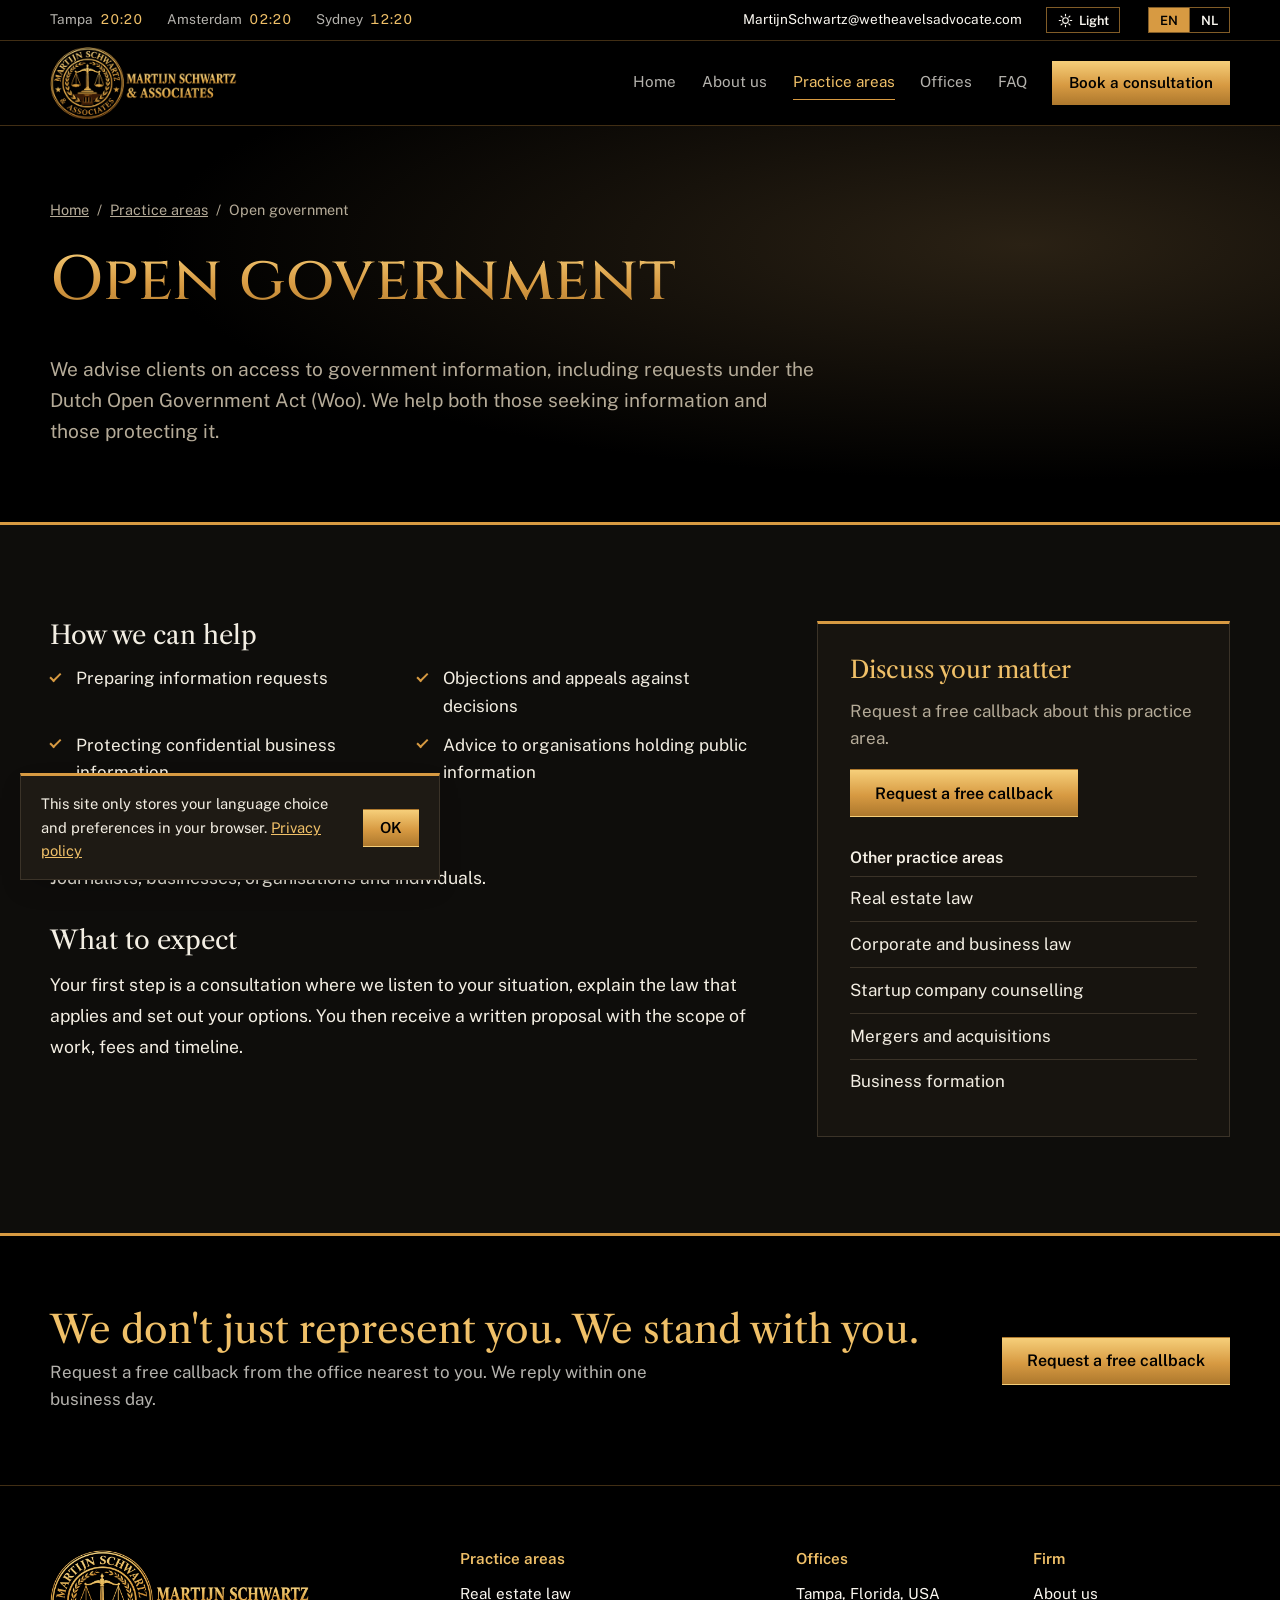
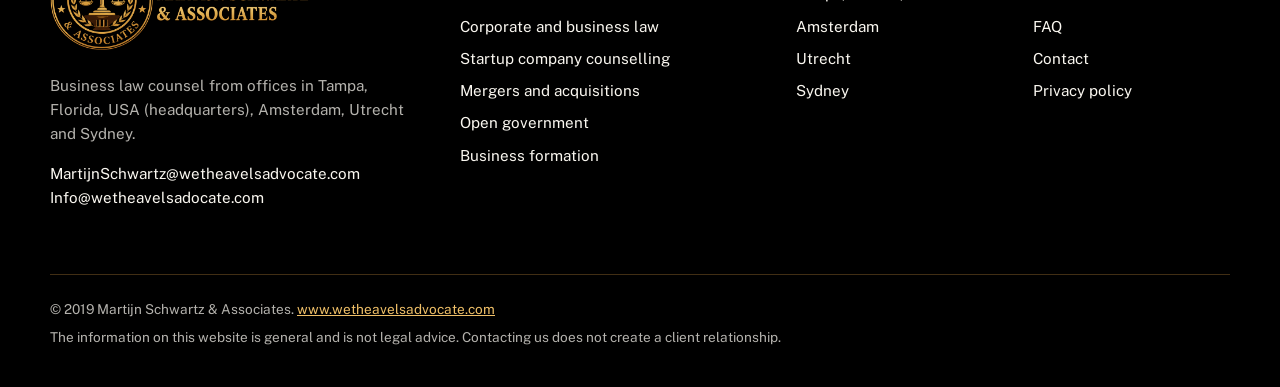
<file: open-government.html>
<!DOCTYPE html>
<html lang="en" data-title-en="Open government | Martijn Schwartz &amp; Associates" data-title-nl="Openbaarheid van bestuur | Martijn Schwartz &amp; Associates">
<head>
  <meta charset="UTF-8">
  <meta name="viewport" content="width=device-width, initial-scale=1">
  <title>Open government | Martijn Schwartz &amp; Associates</title>
  <meta name="description" content="Help with requesting government information, or protecting information held by government bodies.">
  <link rel="icon" href="favicon.png" type="image/png">
  <link rel="preconnect" href="https://fonts.googleapis.com">
  <link rel="preconnect" href="https://fonts.gstatic.com" crossorigin>
  <link href="https://fonts.googleapis.com/css2?family=Cinzel:wght@500;600&family=Libre+Caslon+Text:ital,wght@0,400;0,700;1,400&family=Public+Sans:wght@400;500;600&display=swap" rel="stylesheet">
  <link rel="stylesheet" href="styles.css">
  <script>try{var th=localStorage.getItem("msa-theme");document.documentElement.setAttribute("data-theme",th==="light"?"light":"dark");}catch(e){document.documentElement.setAttribute("data-theme","dark");}</script>
</head>
<body>
<a class="skip-link" href="#main" data-nl="Naar de inhoud">Skip to content</a>
<div class="topbar">
  <div class="wrap topbar-inner">
    <span class="tb-clock">Tampa <span class="tb-time" data-tz="America/New_York"></span></span>
    <span class="tb-clock">Amsterdam <span class="tb-time" data-tz="Europe/Amsterdam"></span></span>
    <span class="tb-clock">Sydney <span class="tb-time" data-tz="Australia/Sydney"></span></span>
    <a href="mailto:MartijnSchwartz@wetheavelsadvocate.com" class="tb-mail">MartijnSchwartz@wetheavelsadvocate.com</a>
    <button type="button" class="theme-toggle" aria-pressed="false" data-nl-aria="Lichte of donkere weergave" aria-label="Light or dark theme">
      <svg class="ic-sun" viewBox="0 0 24 24" aria-hidden="true"><circle cx="12" cy="12" r="4.5"/><path d="M12 2v2.5M12 19.5V22M2 12h2.5M19.5 12H22M4.9 4.9l1.8 1.8M17.3 17.3l1.8 1.8M4.9 19.1l1.8-1.8M17.3 6.7l1.8-1.8"/></svg>
      <svg class="ic-moon" viewBox="0 0 24 24" aria-hidden="true"><path d="M20 14.5A8 8 0 1 1 9.5 4a6.5 6.5 0 0 0 10.5 10.5z"/></svg>
      <span class="theme-label">Light</span>
    </button>
    <div class="lang-switch" role="group" aria-label="Language / Taal">
      <button type="button" data-lang="en" aria-pressed="true" lang="en">EN</button>
      <button type="button" data-lang="nl" aria-pressed="false" lang="nl">NL</button>
    </div>
  </div>
</div>
<header class="site-header">
  <div class="wrap header-inner">
    <a href="index.html" class="brand" aria-label="Martijn Schwartz &amp; Associates, home">
      <img src="logo.png" alt="Martijn Schwartz &amp; Associates" width="900" height="346">
    </a>
    <button class="nav-toggle" aria-expanded="false" aria-controls="site-nav" data-nl="Menu">Menu</button>
    <nav id="site-nav" class="site-nav" aria-label="Main">
      <a href="index.html" data-nl="Home">Home</a><a href="about.html" data-nl="Over ons">About us</a><a href="practice-areas.html" aria-current="page" data-nl="Rechtsgebieden">Practice areas</a><a href="offices.html" data-nl="Kantoren">Offices</a><a href="faq.html" data-nl="Veelgestelde vragen">FAQ</a>
      <a href="contact.html" class="nav-cta" data-nl="Afspraak maken">Book a consultation</a>
    </nav>
  </div>
</header>
<main id="main">
<section class="page-hero">
  <div class="wrap">
    <nav class="crumbs" aria-label="Breadcrumb"><a href="index.html" data-nl="Home">Home</a><span aria-hidden="true">/</span><a href="practice-areas.html" data-nl="Rechtsgebieden">Practice areas</a><span aria-hidden="true">/</span><span aria-current="page" data-nl="Openbaarheid van bestuur">Open government</span></nav>
    <h1 data-nl="Openbaarheid van bestuur">Open government</h1>
    <p class="hero-lead" data-nl="Wij adviseren cliënten over toegang tot overheidsinformatie, waaronder verzoeken op grond van de Wet open overheid (Woo). Wij helpen zowel wie informatie zoekt als wie informatie wil beschermen.">We advise clients on access to government information, including requests under the Dutch Open Government Act (Woo). We help both those seeking information and those protecting it.</p>
  </div>
</section>

<section class="section">
  <div class="wrap detail-grid">
    <div class="prose">
      <h2 data-nl="Waarmee wij helpen">How we can help</h2>
      <ul class="check-list"><li><span data-nl="Opstellen van informatieverzoeken">Preparing information requests</span></li><li><span data-nl="Bezwaar en beroep tegen besluiten">Objections and appeals against decisions</span></li><li><span data-nl="Bescherming van vertrouwelijke bedrijfsinformatie">Protecting confidential business information</span></li><li><span data-nl="Advies aan organisaties die publieke informatie beheren">Advice to organisations holding public information</span></li></ul>
      <h2 data-nl="Voor wie wij werken">Who we act for</h2>
      <p data-nl="Journalisten, bedrijven, organisaties en particulieren.">Journalists, businesses, organisations and individuals.</p>
      <h2 data-nl="Wat u kunt verwachten">What to expect</h2>
      <p data-nl="De eerste stap is een kennismakingsgesprek waarin wij naar uw situatie luisteren, de toepasselijke regels uitleggen en uw mogelijkheden schetsen. Daarna ontvangt u een schriftelijk voorstel met de werkzaamheden, het honorarium en de planning.">Your first step is a consultation where we listen to your situation, explain the law that applies and set out your options. You then receive a written proposal with the scope of work, fees and timeline.</p>
    </div>
    <aside class="side-card">
      <h2 data-nl="Bespreek uw zaak">Discuss your matter</h2>
      <p data-nl="Vraag een gratis terugbelverzoek aan over dit rechtsgebied.">Request a free callback about this practice area.</p>
      <a href="contact.html?area=open-government" class="btn btn-gold" data-nl="Gratis terugbelverzoek">Request a free callback</a>
      <h3 data-nl="Andere rechtsgebieden">Other practice areas</h3>
      <ul class="side-links"><li><a href="real-estate.html" data-nl="Vastgoedrecht">Real estate law</a></li><li><a href="corporate-business.html" data-nl="Ondernemingsrecht">Corporate and business law</a></li><li><a href="startup-counseling.html" data-nl="Advies voor startups">Startup company counselling</a></li><li><a href="mergers-acquisitions.html" data-nl="Fusies en overnames">Mergers and acquisitions</a></li><li><a href="business-formation.html" data-nl="Oprichting van ondernemingen">Business formation</a></li></ul>
    </aside>
  </div>
</section>
<section class="cta-band">
  <div class="wrap cta-inner">
    <div>
      <h2 data-nl="Wij vertegenwoordigen u niet alleen. Wij staan naast u.">We don't just represent you. We stand with you.</h2>
      <p data-nl="Vraag een gratis terugbelverzoek aan bij het kantoor bij u in de buurt. Wij reageren binnen één werkdag.">Request a free callback from the office nearest to you. We reply within one business day.</p>
    </div>
    <a href="contact.html" class="btn btn-gold" data-nl="Gratis terugbelverzoek">Request a free callback</a>
  </div>
</section>
</main>
<footer class="site-footer">
  <div class="wrap footer-grid">
    <div class="footer-brand">
      <a href="index.html"><img src="logo.png" alt="Martijn Schwartz &amp; Associates" width="900" height="346" loading="lazy"></a>
      <p data-nl="Juridisch advies voor ondernemers vanuit kantoren in Tampa, Florida, VS (hoofdkantoor), Amsterdam, Utrecht en Sydney.">Business law counsel from offices in Tampa, Florida, USA (headquarters), Amsterdam, Utrecht and Sydney.</p>
      <p><a href="mailto:MartijnSchwartz@wetheavelsadvocate.com">MartijnSchwartz@wetheavelsadvocate.com</a><br><a href="mailto:Info@wetheavelsadocate.com">Info@wetheavelsadocate.com</a></p>
    </div>
    <div>
      <h2 class="footer-h" data-nl="Rechtsgebieden">Practice areas</h2>
      <ul><li><a href="real-estate.html" data-nl="Vastgoedrecht">Real estate law</a></li><li><a href="corporate-business.html" data-nl="Ondernemingsrecht">Corporate and business law</a></li><li><a href="startup-counseling.html" data-nl="Advies voor startups">Startup company counselling</a></li><li><a href="mergers-acquisitions.html" data-nl="Fusies en overnames">Mergers and acquisitions</a></li><li><a href="open-government.html" data-nl="Openbaarheid van bestuur">Open government</a></li><li><a href="business-formation.html" data-nl="Oprichting van ondernemingen">Business formation</a></li></ul>
    </div>
    <div>
      <h2 class="footer-h" data-nl="Kantoren">Offices</h2>
      <ul><li><a href="offices.html#tampa">Tampa, Florida, USA</a></li><li><a href="offices.html#amsterdam">Amsterdam</a></li><li><a href="offices.html#utrecht">Utrecht</a></li><li><a href="offices.html#sydney">Sydney</a></li></ul>
    </div>
    <div>
      <h2 class="footer-h" data-nl="Kantoor">Firm</h2>
      <ul>
        <li><a href="about.html" data-nl="Over ons">About us</a></li>
        <li><a href="faq.html" data-nl="Veelgestelde vragen">FAQ</a></li>
        <li><a href="contact.html" data-nl="Contact">Contact</a></li>
        <li><a href="privacy.html" data-nl="Privacybeleid">Privacy policy</a></li>
      </ul>
    </div>
  </div>
  <div class="wrap footer-base">
    <p>&copy; 2019 Martijn Schwartz &amp; Associates. <a href="https://www.wetheavelsadvocate.com">www.wetheavelsadvocate.com</a></p>
    <p data-nl="De informatie op deze website is algemeen van aard en geen juridisch advies. Contact met ons opnemen schept nog geen cliëntrelatie.">The information on this website is general and is not legal advice. Contacting us does not create a client relationship.</p>
  </div>
</footer>
<button class="to-top" aria-label="Back to top" data-nl-aria="Terug naar boven" hidden>&uarr;</button>
<div class="cookie" role="region" aria-label="Cookie notice" hidden>
  <p><span data-nl="Deze site bewaart alleen uw taalkeuze en voorkeuren in uw browser.">This site only stores your language choice and preferences in your browser.</span> <a href="privacy.html" data-nl="Privacybeleid">Privacy policy</a></p>
  <button class="btn btn-gold btn-small" data-cookie-ok>OK</button>
</div>
<script src="script.js"></script>
</body>
</html>
</file>
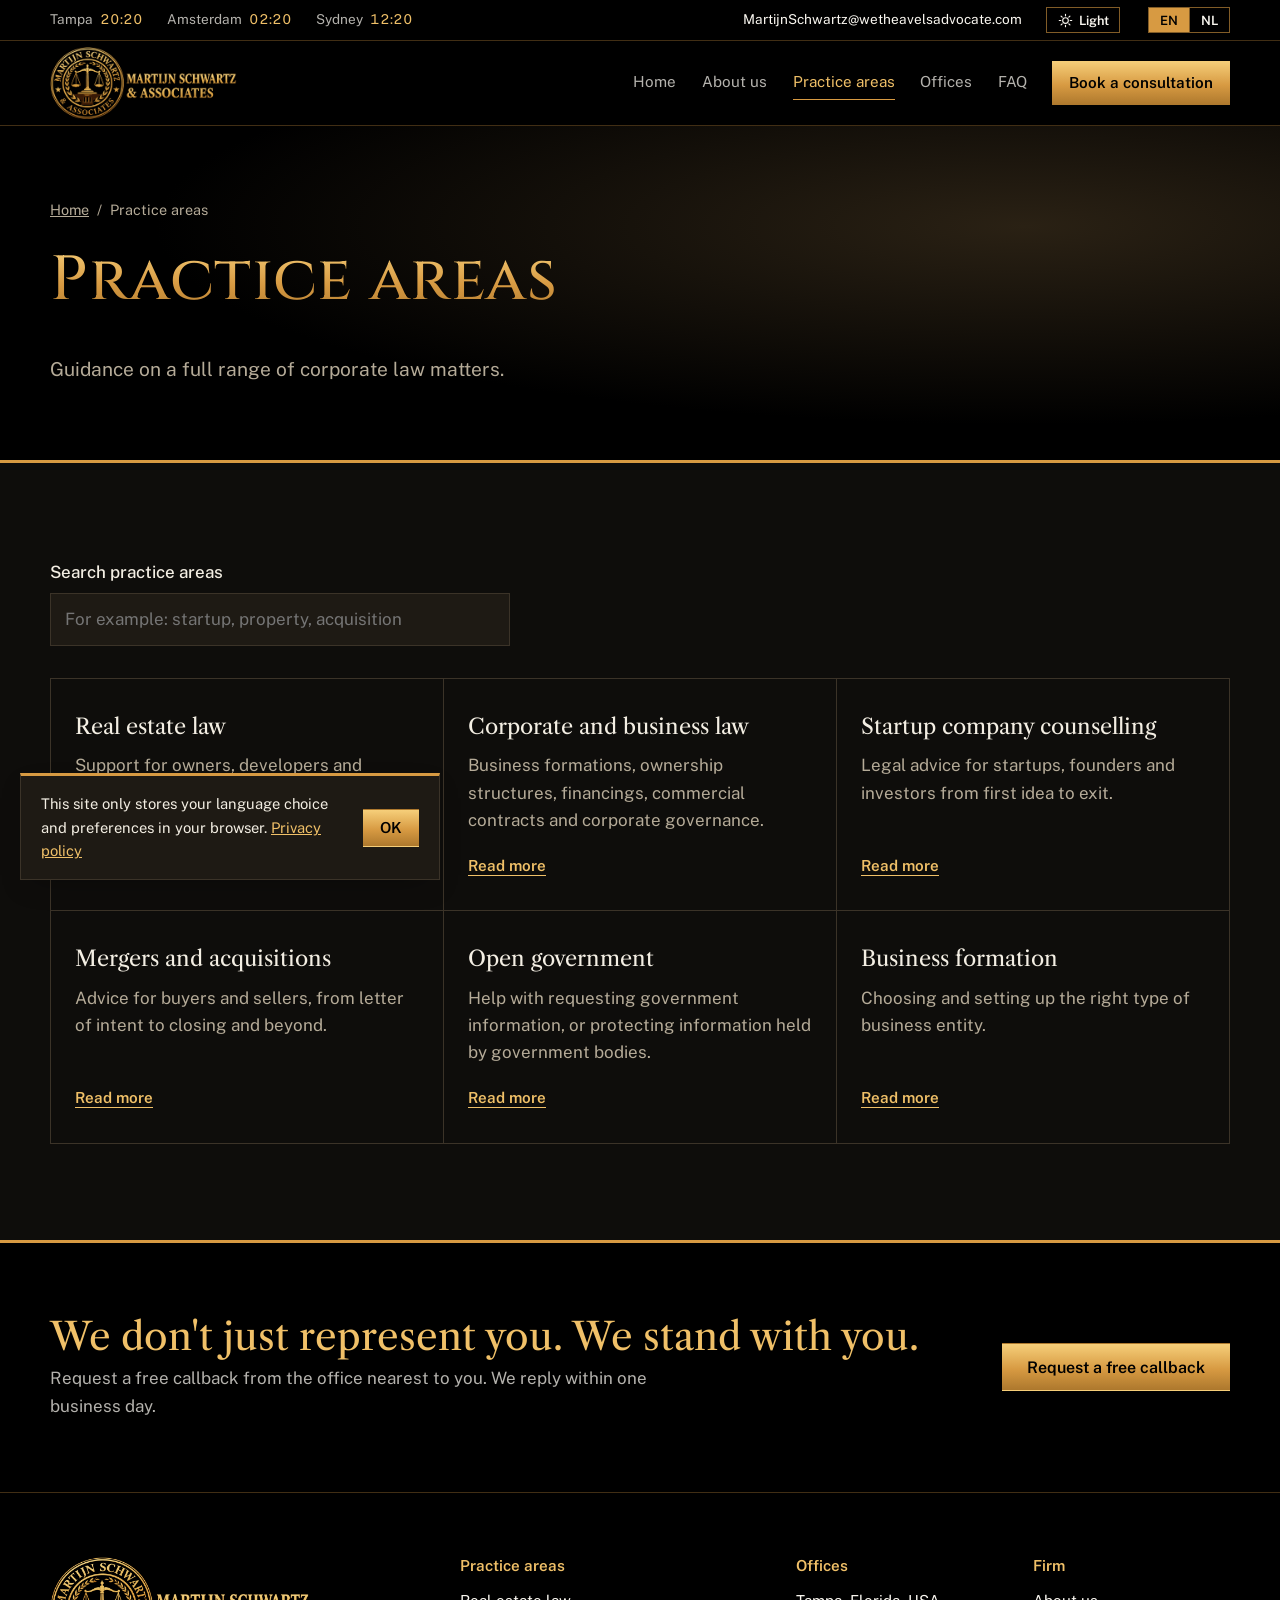
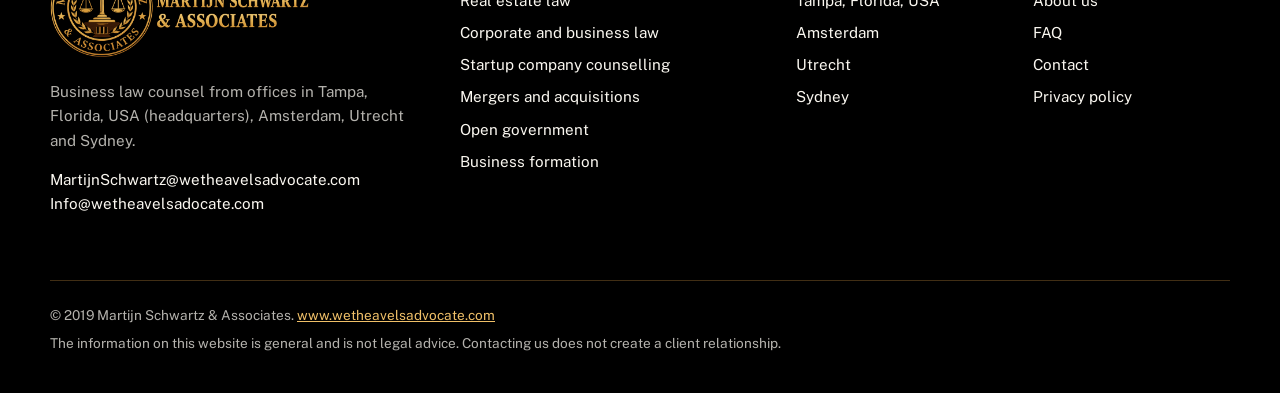
<file: practice-areas.html>
<!DOCTYPE html>
<html lang="en" data-title-en="Practice areas | Martijn Schwartz &amp; Associates" data-title-nl="Rechtsgebieden | Martijn Schwartz &amp; Associates">
<head>
  <meta charset="UTF-8">
  <meta name="viewport" content="width=device-width, initial-scale=1">
  <title>Practice areas | Martijn Schwartz &amp; Associates</title>
  <meta name="description" content="Real estate, corporate, startups, M&amp;A, open government and business formation.">
  <link rel="icon" href="favicon.png" type="image/png">
  <link rel="preconnect" href="https://fonts.googleapis.com">
  <link rel="preconnect" href="https://fonts.gstatic.com" crossorigin>
  <link href="https://fonts.googleapis.com/css2?family=Cinzel:wght@500;600&family=Libre+Caslon+Text:ital,wght@0,400;0,700;1,400&family=Public+Sans:wght@400;500;600&display=swap" rel="stylesheet">
  <link rel="stylesheet" href="styles.css">
  <script>try{var th=localStorage.getItem("msa-theme");document.documentElement.setAttribute("data-theme",th==="light"?"light":"dark");}catch(e){document.documentElement.setAttribute("data-theme","dark");}</script>
</head>
<body>
<a class="skip-link" href="#main" data-nl="Naar de inhoud">Skip to content</a>
<div class="topbar">
  <div class="wrap topbar-inner">
    <span class="tb-clock">Tampa <span class="tb-time" data-tz="America/New_York"></span></span>
    <span class="tb-clock">Amsterdam <span class="tb-time" data-tz="Europe/Amsterdam"></span></span>
    <span class="tb-clock">Sydney <span class="tb-time" data-tz="Australia/Sydney"></span></span>
    <a href="mailto:MartijnSchwartz@wetheavelsadvocate.com" class="tb-mail">MartijnSchwartz@wetheavelsadvocate.com</a>
    <button type="button" class="theme-toggle" aria-pressed="false" data-nl-aria="Lichte of donkere weergave" aria-label="Light or dark theme">
      <svg class="ic-sun" viewBox="0 0 24 24" aria-hidden="true"><circle cx="12" cy="12" r="4.5"/><path d="M12 2v2.5M12 19.5V22M2 12h2.5M19.5 12H22M4.9 4.9l1.8 1.8M17.3 17.3l1.8 1.8M4.9 19.1l1.8-1.8M17.3 6.7l1.8-1.8"/></svg>
      <svg class="ic-moon" viewBox="0 0 24 24" aria-hidden="true"><path d="M20 14.5A8 8 0 1 1 9.5 4a6.5 6.5 0 0 0 10.5 10.5z"/></svg>
      <span class="theme-label">Light</span>
    </button>
    <div class="lang-switch" role="group" aria-label="Language / Taal">
      <button type="button" data-lang="en" aria-pressed="true" lang="en">EN</button>
      <button type="button" data-lang="nl" aria-pressed="false" lang="nl">NL</button>
    </div>
  </div>
</div>
<header class="site-header">
  <div class="wrap header-inner">
    <a href="index.html" class="brand" aria-label="Martijn Schwartz &amp; Associates, home">
      <img src="logo.png" alt="Martijn Schwartz &amp; Associates" width="900" height="346">
    </a>
    <button class="nav-toggle" aria-expanded="false" aria-controls="site-nav" data-nl="Menu">Menu</button>
    <nav id="site-nav" class="site-nav" aria-label="Main">
      <a href="index.html" data-nl="Home">Home</a><a href="about.html" data-nl="Over ons">About us</a><a href="practice-areas.html" aria-current="page" data-nl="Rechtsgebieden">Practice areas</a><a href="offices.html" data-nl="Kantoren">Offices</a><a href="faq.html" data-nl="Veelgestelde vragen">FAQ</a>
      <a href="contact.html" class="nav-cta" data-nl="Afspraak maken">Book a consultation</a>
    </nav>
  </div>
</header>
<main id="main">
<section class="page-hero">
  <div class="wrap">
    <nav class="crumbs" aria-label="Breadcrumb"><a href="index.html" data-nl="Home">Home</a><span aria-hidden="true">/</span><span aria-current="page" data-nl="Rechtsgebieden">Practice areas</span></nav>
    <h1 data-nl="Rechtsgebieden">Practice areas</h1>
    <p class="hero-lead" data-nl="Advies over het volledige spectrum van het ondernemingsrecht.">Guidance on a full range of corporate law matters.</p>
  </div>
</section>

<section class="section">
  <div class="wrap">
    <div class="filter">
      <label for="pa-filter" data-nl="Zoek een rechtsgebied">Search practice areas</label>
      <input id="pa-filter" type="search" placeholder="For example: startup, property, acquisition" data-nl-ph="Bijvoorbeeld: startup, vastgoed, overname">
    </div>
    <ul class="pa-grid" id="pa-list"><li data-search="real estate law vastgoedrecht support for owners, developers and investors through every stage of a property transaction. ondersteuning voor eigenaren, ontwikkelaars en beleggers in elke fase van een vastgoedtransactie. acquisitions and sales aan- en verkoop financing documentation financieringsdocumentatie title review onderzoek naar eigendom en titel zoning and planning compliance bestemmingsplannen en ruimtelijke regelgeving contract negotiation onderhandelen over contracten commercial and residential leases huurovereenkomsten voor woon- en bedrijfsruimte"><a href="real-estate.html"><span class="pa-name" data-nl="Vastgoedrecht">Real estate law</span><span class="pa-desc" data-nl="Ondersteuning voor eigenaren, ontwikkelaars en beleggers in elke fase van een vastgoedtransactie.">Support for owners, developers and investors through every stage of a property transaction.</span><span class="pa-more" data-nl="Lees meer">Read more</span></a></li><li data-search="corporate and business law ondernemingsrecht business formations, ownership structures, financings, commercial contracts and corporate governance. oprichtingen, eigendomsstructuren, financieringen, commerciële contracten en corporate governance. ownership and shareholder structures eigendoms- en aandeelhoudersstructuren equity and debt financings financiering met eigen en vreemd vermogen commercial contracts commerciële contracten corporate governance corporate governance joint ventures and strategic partnerships joint ventures en strategische samenwerkingen public company disclosure requirements openbaarmakingsverplichtingen voor beursgenoteerde ondernemingen"><a href="corporate-business.html"><span class="pa-name" data-nl="Ondernemingsrecht">Corporate and business law</span><span class="pa-desc" data-nl="Oprichtingen, eigendomsstructuren, financieringen, commerciële contracten en corporate governance.">Business formations, ownership structures, financings, commercial contracts and corporate governance.</span><span class="pa-more" data-nl="Lees meer">Read more</span></a></li><li data-search="startup company counselling advies voor startups legal advice for startups, founders and investors from first idea to exit. juridisch advies voor startups, oprichters en investeerders, van eerste idee tot exit. entity structuring keuze en inrichting van de rechtsvorm fundraising transactions financieringsrondes intellectual property licences and assignments licenties en overdracht van intellectueel eigendom founder and shareholder agreements oprichters- en aandeelhoudersovereenkomsten employee equity plans participatieregelingen voor medewerkers ongoing business advice doorlopend zakelijk advies"><a href="startup-counseling.html"><span class="pa-name" data-nl="Advies voor startups">Startup company counselling</span><span class="pa-desc" data-nl="Juridisch advies voor startups, oprichters en investeerders, van eerste idee tot exit.">Legal advice for startups, founders and investors from first idea to exit.</span><span class="pa-more" data-nl="Lees meer">Read more</span></a></li><li data-search="mergers and acquisitions fusies en overnames advice for buyers and sellers, from letter of intent to closing and beyond. advies voor kopers en verkopers, van intentieverklaring tot closing en daarna. competitive bidding processes biedingsprocessen letters of intent intentieverklaringen due diligence due diligence negotiating and drafting the definitive agreements onderhandelen over en opstellen van de definitieve overeenkomsten post-closing matters zaken na de closing"><a href="mergers-acquisitions.html"><span class="pa-name" data-nl="Fusies en overnames">Mergers and acquisitions</span><span class="pa-desc" data-nl="Advies voor kopers en verkopers, van intentieverklaring tot closing en daarna.">Advice for buyers and sellers, from letter of intent to closing and beyond.</span><span class="pa-more" data-nl="Lees meer">Read more</span></a></li><li data-search="open government openbaarheid van bestuur help with requesting government information, or protecting information held by government bodies. hulp bij het opvragen van overheidsinformatie, of bij het beschermen van informatie die bij de overheid berust. preparing information requests opstellen van informatieverzoeken objections and appeals against decisions bezwaar en beroep tegen besluiten protecting confidential business information bescherming van vertrouwelijke bedrijfsinformatie advice to organisations holding public information advies aan organisaties die publieke informatie beheren"><a href="open-government.html"><span class="pa-name" data-nl="Openbaarheid van bestuur">Open government</span><span class="pa-desc" data-nl="Hulp bij het opvragen van overheidsinformatie, of bij het beschermen van informatie die bij de overheid berust.">Help with requesting government information, or protecting information held by government bodies.</span><span class="pa-more" data-nl="Lees meer">Read more</span></a></li><li data-search="business formation oprichting van ondernemingen choosing and setting up the right type of business entity. het kiezen en oprichten van de juiste rechtsvorm. choice of entity keuze van de rechtsvorm incorporation and registration oprichting en inschrijving articles of association and bylaws statuten en reglementen shareholder agreements aandeelhoudersovereenkomsten setting up in the us, the netherlands or australia vestiging in de vs, nederland of australië"><a href="business-formation.html"><span class="pa-name" data-nl="Oprichting van ondernemingen">Business formation</span><span class="pa-desc" data-nl="Het kiezen en oprichten van de juiste rechtsvorm.">Choosing and setting up the right type of business entity.</span><span class="pa-more" data-nl="Lees meer">Read more</span></a></li></ul>
    <p class="empty" id="pa-empty" hidden><span data-nl="Geen rechtsgebied gevonden voor deze zoekopdracht.">No practice area matches that search.</span> <a href="contact.html" data-nl="Beschrijf uw zaak">Describe your matter to us</a></p>
  </div>
</section>
<section class="cta-band">
  <div class="wrap cta-inner">
    <div>
      <h2 data-nl="Wij vertegenwoordigen u niet alleen. Wij staan naast u.">We don't just represent you. We stand with you.</h2>
      <p data-nl="Vraag een gratis terugbelverzoek aan bij het kantoor bij u in de buurt. Wij reageren binnen één werkdag.">Request a free callback from the office nearest to you. We reply within one business day.</p>
    </div>
    <a href="contact.html" class="btn btn-gold" data-nl="Gratis terugbelverzoek">Request a free callback</a>
  </div>
</section>
</main>
<footer class="site-footer">
  <div class="wrap footer-grid">
    <div class="footer-brand">
      <a href="index.html"><img src="logo.png" alt="Martijn Schwartz &amp; Associates" width="900" height="346" loading="lazy"></a>
      <p data-nl="Juridisch advies voor ondernemers vanuit kantoren in Tampa, Florida, VS (hoofdkantoor), Amsterdam, Utrecht en Sydney.">Business law counsel from offices in Tampa, Florida, USA (headquarters), Amsterdam, Utrecht and Sydney.</p>
      <p><a href="mailto:MartijnSchwartz@wetheavelsadvocate.com">MartijnSchwartz@wetheavelsadvocate.com</a><br><a href="mailto:Info@wetheavelsadocate.com">Info@wetheavelsadocate.com</a></p>
    </div>
    <div>
      <h2 class="footer-h" data-nl="Rechtsgebieden">Practice areas</h2>
      <ul><li><a href="real-estate.html" data-nl="Vastgoedrecht">Real estate law</a></li><li><a href="corporate-business.html" data-nl="Ondernemingsrecht">Corporate and business law</a></li><li><a href="startup-counseling.html" data-nl="Advies voor startups">Startup company counselling</a></li><li><a href="mergers-acquisitions.html" data-nl="Fusies en overnames">Mergers and acquisitions</a></li><li><a href="open-government.html" data-nl="Openbaarheid van bestuur">Open government</a></li><li><a href="business-formation.html" data-nl="Oprichting van ondernemingen">Business formation</a></li></ul>
    </div>
    <div>
      <h2 class="footer-h" data-nl="Kantoren">Offices</h2>
      <ul><li><a href="offices.html#tampa">Tampa, Florida, USA</a></li><li><a href="offices.html#amsterdam">Amsterdam</a></li><li><a href="offices.html#utrecht">Utrecht</a></li><li><a href="offices.html#sydney">Sydney</a></li></ul>
    </div>
    <div>
      <h2 class="footer-h" data-nl="Kantoor">Firm</h2>
      <ul>
        <li><a href="about.html" data-nl="Over ons">About us</a></li>
        <li><a href="faq.html" data-nl="Veelgestelde vragen">FAQ</a></li>
        <li><a href="contact.html" data-nl="Contact">Contact</a></li>
        <li><a href="privacy.html" data-nl="Privacybeleid">Privacy policy</a></li>
      </ul>
    </div>
  </div>
  <div class="wrap footer-base">
    <p>&copy; 2019 Martijn Schwartz &amp; Associates. <a href="https://www.wetheavelsadvocate.com">www.wetheavelsadvocate.com</a></p>
    <p data-nl="De informatie op deze website is algemeen van aard en geen juridisch advies. Contact met ons opnemen schept nog geen cliëntrelatie.">The information on this website is general and is not legal advice. Contacting us does not create a client relationship.</p>
  </div>
</footer>
<button class="to-top" aria-label="Back to top" data-nl-aria="Terug naar boven" hidden>&uarr;</button>
<div class="cookie" role="region" aria-label="Cookie notice" hidden>
  <p><span data-nl="Deze site bewaart alleen uw taalkeuze en voorkeuren in uw browser.">This site only stores your language choice and preferences in your browser.</span> <a href="privacy.html" data-nl="Privacybeleid">Privacy policy</a></p>
  <button class="btn btn-gold btn-small" data-cookie-ok>OK</button>
</div>
<script src="script.js"></script>
</body>
</html>
</file>
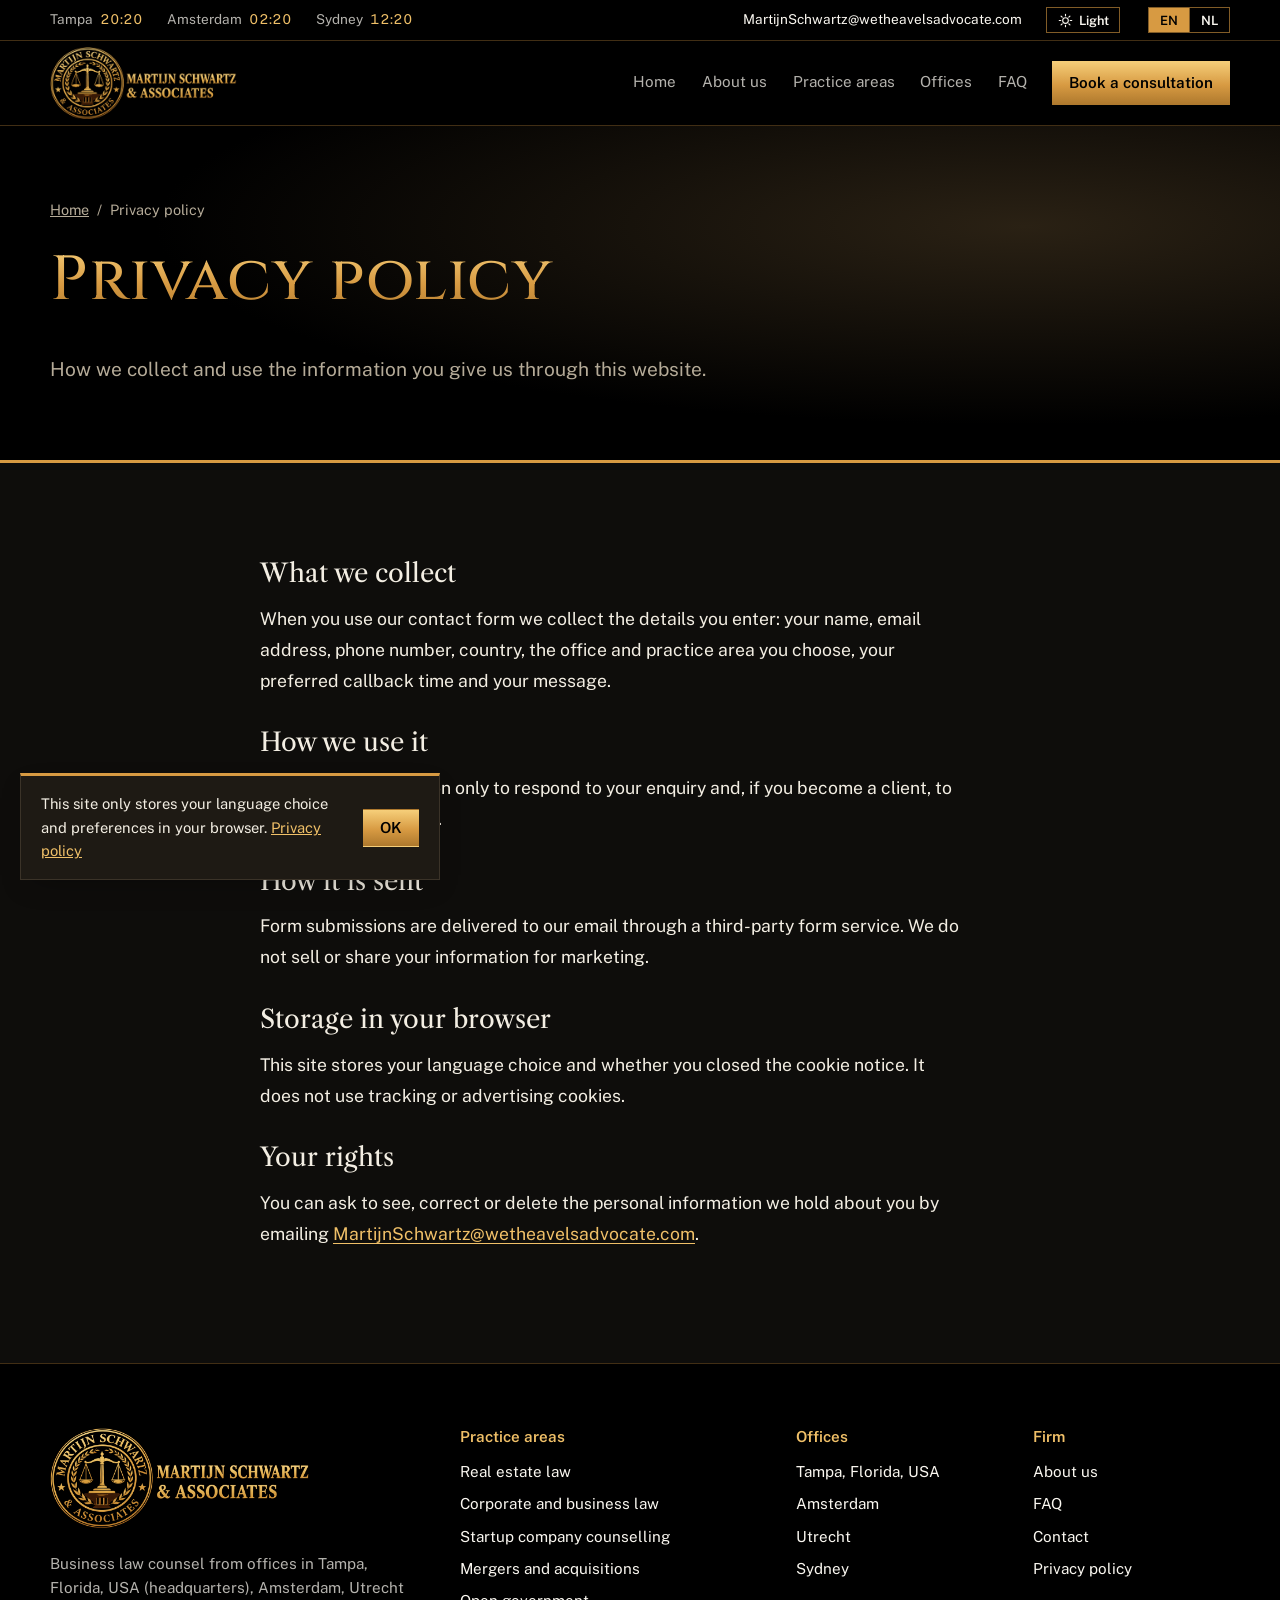
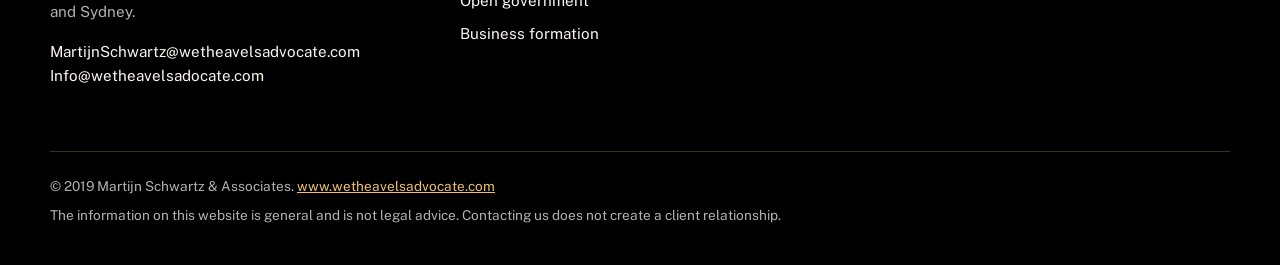
<file: privacy.html>
<!DOCTYPE html>
<html lang="en" data-title-en="Privacy policy | Martijn Schwartz &amp; Associates" data-title-nl="Privacybeleid | Martijn Schwartz &amp; Associates">
<head>
  <meta charset="UTF-8">
  <meta name="viewport" content="width=device-width, initial-scale=1">
  <title>Privacy policy | Martijn Schwartz &amp; Associates</title>
  <meta name="description" content="Privacy policy.">
  <link rel="icon" href="favicon.png" type="image/png">
  <link rel="preconnect" href="https://fonts.googleapis.com">
  <link rel="preconnect" href="https://fonts.gstatic.com" crossorigin>
  <link href="https://fonts.googleapis.com/css2?family=Cinzel:wght@500;600&family=Libre+Caslon+Text:ital,wght@0,400;0,700;1,400&family=Public+Sans:wght@400;500;600&display=swap" rel="stylesheet">
  <link rel="stylesheet" href="styles.css">
  <script>try{var th=localStorage.getItem("msa-theme");document.documentElement.setAttribute("data-theme",th==="light"?"light":"dark");}catch(e){document.documentElement.setAttribute("data-theme","dark");}</script>
</head>
<body>
<a class="skip-link" href="#main" data-nl="Naar de inhoud">Skip to content</a>
<div class="topbar">
  <div class="wrap topbar-inner">
    <span class="tb-clock">Tampa <span class="tb-time" data-tz="America/New_York"></span></span>
    <span class="tb-clock">Amsterdam <span class="tb-time" data-tz="Europe/Amsterdam"></span></span>
    <span class="tb-clock">Sydney <span class="tb-time" data-tz="Australia/Sydney"></span></span>
    <a href="mailto:MartijnSchwartz@wetheavelsadvocate.com" class="tb-mail">MartijnSchwartz@wetheavelsadvocate.com</a>
    <button type="button" class="theme-toggle" aria-pressed="false" data-nl-aria="Lichte of donkere weergave" aria-label="Light or dark theme">
      <svg class="ic-sun" viewBox="0 0 24 24" aria-hidden="true"><circle cx="12" cy="12" r="4.5"/><path d="M12 2v2.5M12 19.5V22M2 12h2.5M19.5 12H22M4.9 4.9l1.8 1.8M17.3 17.3l1.8 1.8M4.9 19.1l1.8-1.8M17.3 6.7l1.8-1.8"/></svg>
      <svg class="ic-moon" viewBox="0 0 24 24" aria-hidden="true"><path d="M20 14.5A8 8 0 1 1 9.5 4a6.5 6.5 0 0 0 10.5 10.5z"/></svg>
      <span class="theme-label">Light</span>
    </button>
    <div class="lang-switch" role="group" aria-label="Language / Taal">
      <button type="button" data-lang="en" aria-pressed="true" lang="en">EN</button>
      <button type="button" data-lang="nl" aria-pressed="false" lang="nl">NL</button>
    </div>
  </div>
</div>
<header class="site-header">
  <div class="wrap header-inner">
    <a href="index.html" class="brand" aria-label="Martijn Schwartz &amp; Associates, home">
      <img src="logo.png" alt="Martijn Schwartz &amp; Associates" width="900" height="346">
    </a>
    <button class="nav-toggle" aria-expanded="false" aria-controls="site-nav" data-nl="Menu">Menu</button>
    <nav id="site-nav" class="site-nav" aria-label="Main">
      <a href="index.html" data-nl="Home">Home</a><a href="about.html" data-nl="Over ons">About us</a><a href="practice-areas.html" data-nl="Rechtsgebieden">Practice areas</a><a href="offices.html" data-nl="Kantoren">Offices</a><a href="faq.html" data-nl="Veelgestelde vragen">FAQ</a>
      <a href="contact.html" class="nav-cta" data-nl="Afspraak maken">Book a consultation</a>
    </nav>
  </div>
</header>
<main id="main">
<section class="page-hero">
  <div class="wrap">
    <nav class="crumbs" aria-label="Breadcrumb"><a href="index.html" data-nl="Home">Home</a><span aria-hidden="true">/</span><span aria-current="page" data-nl="Privacybeleid">Privacy policy</span></nav>
    <h1 data-nl="Privacybeleid">Privacy policy</h1>
    <p class="hero-lead" data-nl="Hoe wij de gegevens verzamelen en gebruiken die u via deze website verstrekt.">How we collect and use the information you give us through this website.</p>
  </div>
</section>
<section class="section"><div class="wrap narrow prose"><h2 data-nl="Welke gegevens wij verzamelen">What we collect</h2><p data-nl="Als u ons contactformulier gebruikt, verzamelen wij de gegevens die u invult: uw naam, e-mailadres, telefoonnummer, land, het gekozen kantoor en rechtsgebied, uw voorkeur voor terugbellen en uw bericht.">When you use our contact form we collect the details you enter: your name, email address, phone number, country, the office and practice area you choose, your preferred callback time and your message.</p><h2 data-nl="Hoe wij die gebruiken">How we use it</h2><p data-nl="Wij gebruiken deze gegevens alleen om op uw verzoek te reageren en, als u cliënt wordt, om juridische diensten te verlenen.">We use this information only to respond to your enquiry and, if you become a client, to provide legal services.</p><h2 data-nl="Hoe gegevens worden verzonden">How it is sent</h2><p data-nl="Formulieren worden via een externe formulierdienst naar ons e-mailadres gestuurd. Wij verkopen of delen uw gegevens niet voor marketing.">Form submissions are delivered to our email through a third-party form service. We do not sell or share your information for marketing.</p><h2 data-nl="Opslag in uw browser">Storage in your browser</h2><p data-nl="Deze site bewaart uw taalkeuze en of u de cookiemelding hebt gesloten. Er worden geen tracking- of advertentiecookies gebruikt.">This site stores your language choice and whether you closed the cookie notice. It does not use tracking or advertising cookies.</p><h2 data-nl="Uw rechten">Your rights</h2><p data-nl="U kunt ons vragen uw persoonsgegevens in te zien, te corrigeren of te verwijderen door te mailen naar &lt;a href=&quot;mailto:MartijnSchwartz@wetheavelsadvocate.com&quot;&gt;MartijnSchwartz@wetheavelsadvocate.com&lt;/a&gt;.">You can ask to see, correct or delete the personal information we hold about you by emailing <a href="mailto:MartijnSchwartz@wetheavelsadvocate.com">MartijnSchwartz@wetheavelsadvocate.com</a>.</p></div></section></main>
<footer class="site-footer">
  <div class="wrap footer-grid">
    <div class="footer-brand">
      <a href="index.html"><img src="logo.png" alt="Martijn Schwartz &amp; Associates" width="900" height="346" loading="lazy"></a>
      <p data-nl="Juridisch advies voor ondernemers vanuit kantoren in Tampa, Florida, VS (hoofdkantoor), Amsterdam, Utrecht en Sydney.">Business law counsel from offices in Tampa, Florida, USA (headquarters), Amsterdam, Utrecht and Sydney.</p>
      <p><a href="mailto:MartijnSchwartz@wetheavelsadvocate.com">MartijnSchwartz@wetheavelsadvocate.com</a><br><a href="mailto:Info@wetheavelsadocate.com">Info@wetheavelsadocate.com</a></p>
    </div>
    <div>
      <h2 class="footer-h" data-nl="Rechtsgebieden">Practice areas</h2>
      <ul><li><a href="real-estate.html" data-nl="Vastgoedrecht">Real estate law</a></li><li><a href="corporate-business.html" data-nl="Ondernemingsrecht">Corporate and business law</a></li><li><a href="startup-counseling.html" data-nl="Advies voor startups">Startup company counselling</a></li><li><a href="mergers-acquisitions.html" data-nl="Fusies en overnames">Mergers and acquisitions</a></li><li><a href="open-government.html" data-nl="Openbaarheid van bestuur">Open government</a></li><li><a href="business-formation.html" data-nl="Oprichting van ondernemingen">Business formation</a></li></ul>
    </div>
    <div>
      <h2 class="footer-h" data-nl="Kantoren">Offices</h2>
      <ul><li><a href="offices.html#tampa">Tampa, Florida, USA</a></li><li><a href="offices.html#amsterdam">Amsterdam</a></li><li><a href="offices.html#utrecht">Utrecht</a></li><li><a href="offices.html#sydney">Sydney</a></li></ul>
    </div>
    <div>
      <h2 class="footer-h" data-nl="Kantoor">Firm</h2>
      <ul>
        <li><a href="about.html" data-nl="Over ons">About us</a></li>
        <li><a href="faq.html" data-nl="Veelgestelde vragen">FAQ</a></li>
        <li><a href="contact.html" data-nl="Contact">Contact</a></li>
        <li><a href="privacy.html" data-nl="Privacybeleid">Privacy policy</a></li>
      </ul>
    </div>
  </div>
  <div class="wrap footer-base">
    <p>&copy; 2019 Martijn Schwartz &amp; Associates. <a href="https://www.wetheavelsadvocate.com">www.wetheavelsadvocate.com</a></p>
    <p data-nl="De informatie op deze website is algemeen van aard en geen juridisch advies. Contact met ons opnemen schept nog geen cliëntrelatie.">The information on this website is general and is not legal advice. Contacting us does not create a client relationship.</p>
  </div>
</footer>
<button class="to-top" aria-label="Back to top" data-nl-aria="Terug naar boven" hidden>&uarr;</button>
<div class="cookie" role="region" aria-label="Cookie notice" hidden>
  <p><span data-nl="Deze site bewaart alleen uw taalkeuze en voorkeuren in uw browser.">This site only stores your language choice and preferences in your browser.</span> <a href="privacy.html" data-nl="Privacybeleid">Privacy policy</a></p>
  <button class="btn btn-gold btn-small" data-cookie-ok>OK</button>
</div>
<script src="script.js"></script>
</body>
</html>
</file>
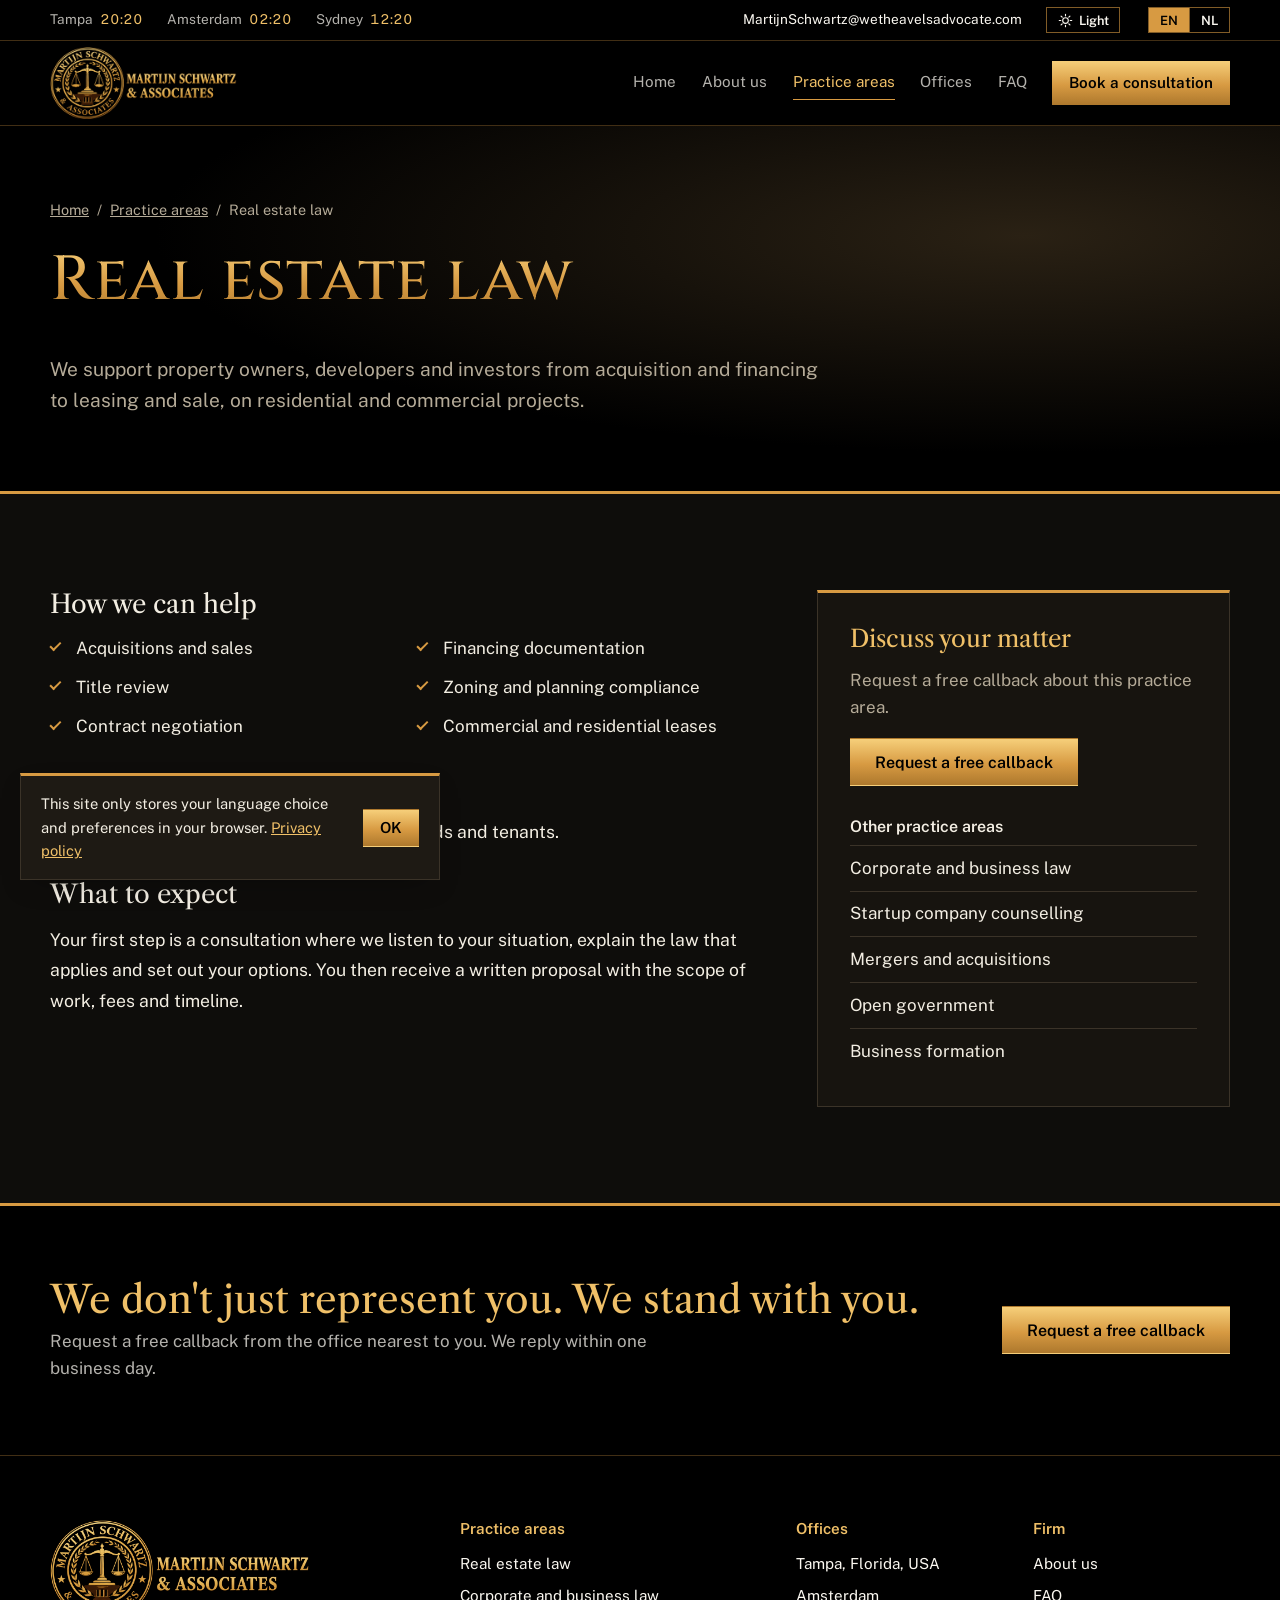
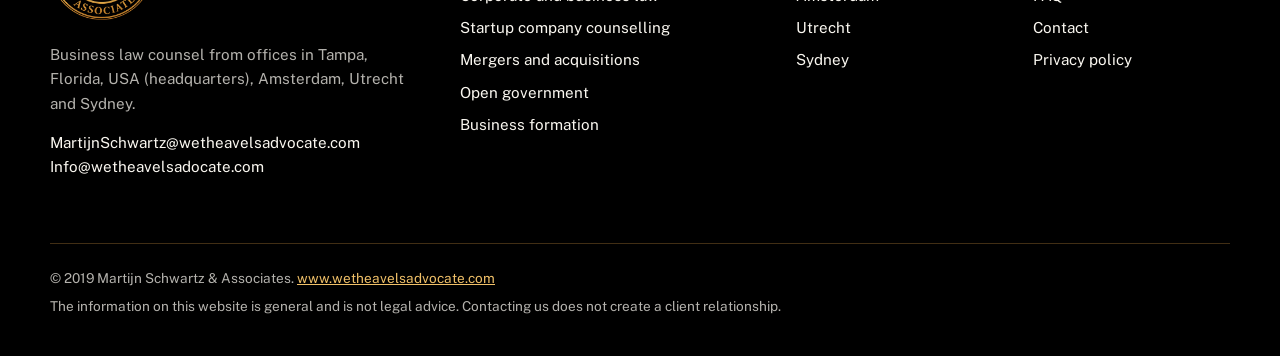
<file: real-estate.html>
<!DOCTYPE html>
<html lang="en" data-title-en="Real estate law | Martijn Schwartz &amp; Associates" data-title-nl="Vastgoedrecht | Martijn Schwartz &amp; Associates">
<head>
  <meta charset="UTF-8">
  <meta name="viewport" content="width=device-width, initial-scale=1">
  <title>Real estate law | Martijn Schwartz &amp; Associates</title>
  <meta name="description" content="Support for owners, developers and investors through every stage of a property transaction.">
  <link rel="icon" href="favicon.png" type="image/png">
  <link rel="preconnect" href="https://fonts.googleapis.com">
  <link rel="preconnect" href="https://fonts.gstatic.com" crossorigin>
  <link href="https://fonts.googleapis.com/css2?family=Cinzel:wght@500;600&family=Libre+Caslon+Text:ital,wght@0,400;0,700;1,400&family=Public+Sans:wght@400;500;600&display=swap" rel="stylesheet">
  <link rel="stylesheet" href="styles.css">
  <script>try{var th=localStorage.getItem("msa-theme");document.documentElement.setAttribute("data-theme",th==="light"?"light":"dark");}catch(e){document.documentElement.setAttribute("data-theme","dark");}</script>
</head>
<body>
<a class="skip-link" href="#main" data-nl="Naar de inhoud">Skip to content</a>
<div class="topbar">
  <div class="wrap topbar-inner">
    <span class="tb-clock">Tampa <span class="tb-time" data-tz="America/New_York"></span></span>
    <span class="tb-clock">Amsterdam <span class="tb-time" data-tz="Europe/Amsterdam"></span></span>
    <span class="tb-clock">Sydney <span class="tb-time" data-tz="Australia/Sydney"></span></span>
    <a href="mailto:MartijnSchwartz@wetheavelsadvocate.com" class="tb-mail">MartijnSchwartz@wetheavelsadvocate.com</a>
    <button type="button" class="theme-toggle" aria-pressed="false" data-nl-aria="Lichte of donkere weergave" aria-label="Light or dark theme">
      <svg class="ic-sun" viewBox="0 0 24 24" aria-hidden="true"><circle cx="12" cy="12" r="4.5"/><path d="M12 2v2.5M12 19.5V22M2 12h2.5M19.5 12H22M4.9 4.9l1.8 1.8M17.3 17.3l1.8 1.8M4.9 19.1l1.8-1.8M17.3 6.7l1.8-1.8"/></svg>
      <svg class="ic-moon" viewBox="0 0 24 24" aria-hidden="true"><path d="M20 14.5A8 8 0 1 1 9.5 4a6.5 6.5 0 0 0 10.5 10.5z"/></svg>
      <span class="theme-label">Light</span>
    </button>
    <div class="lang-switch" role="group" aria-label="Language / Taal">
      <button type="button" data-lang="en" aria-pressed="true" lang="en">EN</button>
      <button type="button" data-lang="nl" aria-pressed="false" lang="nl">NL</button>
    </div>
  </div>
</div>
<header class="site-header">
  <div class="wrap header-inner">
    <a href="index.html" class="brand" aria-label="Martijn Schwartz &amp; Associates, home">
      <img src="logo.png" alt="Martijn Schwartz &amp; Associates" width="900" height="346">
    </a>
    <button class="nav-toggle" aria-expanded="false" aria-controls="site-nav" data-nl="Menu">Menu</button>
    <nav id="site-nav" class="site-nav" aria-label="Main">
      <a href="index.html" data-nl="Home">Home</a><a href="about.html" data-nl="Over ons">About us</a><a href="practice-areas.html" aria-current="page" data-nl="Rechtsgebieden">Practice areas</a><a href="offices.html" data-nl="Kantoren">Offices</a><a href="faq.html" data-nl="Veelgestelde vragen">FAQ</a>
      <a href="contact.html" class="nav-cta" data-nl="Afspraak maken">Book a consultation</a>
    </nav>
  </div>
</header>
<main id="main">
<section class="page-hero">
  <div class="wrap">
    <nav class="crumbs" aria-label="Breadcrumb"><a href="index.html" data-nl="Home">Home</a><span aria-hidden="true">/</span><a href="practice-areas.html" data-nl="Rechtsgebieden">Practice areas</a><span aria-hidden="true">/</span><span aria-current="page" data-nl="Vastgoedrecht">Real estate law</span></nav>
    <h1 data-nl="Vastgoedrecht">Real estate law</h1>
    <p class="hero-lead" data-nl="Wij ondersteunen vastgoedeigenaren, ontwikkelaars en beleggers van aankoop en financiering tot verhuur en verkoop, bij woon- en bedrijfsprojecten.">We support property owners, developers and investors from acquisition and financing to leasing and sale, on residential and commercial projects.</p>
  </div>
</section>

<section class="section">
  <div class="wrap detail-grid">
    <div class="prose">
      <h2 data-nl="Waarmee wij helpen">How we can help</h2>
      <ul class="check-list"><li><span data-nl="Aan- en verkoop">Acquisitions and sales</span></li><li><span data-nl="Financieringsdocumentatie">Financing documentation</span></li><li><span data-nl="Onderzoek naar eigendom en titel">Title review</span></li><li><span data-nl="Bestemmingsplannen en ruimtelijke regelgeving">Zoning and planning compliance</span></li><li><span data-nl="Onderhandelen over contracten">Contract negotiation</span></li><li><span data-nl="Huurovereenkomsten voor woon- en bedrijfsruimte">Commercial and residential leases</span></li></ul>
      <h2 data-nl="Voor wie wij werken">Who we act for</h2>
      <p data-nl="Vastgoedeigenaren, ontwikkelaars, beleggers, verhuurders en huurders.">Property owners, developers, investors, landlords and tenants.</p>
      <h2 data-nl="Wat u kunt verwachten">What to expect</h2>
      <p data-nl="De eerste stap is een kennismakingsgesprek waarin wij naar uw situatie luisteren, de toepasselijke regels uitleggen en uw mogelijkheden schetsen. Daarna ontvangt u een schriftelijk voorstel met de werkzaamheden, het honorarium en de planning.">Your first step is a consultation where we listen to your situation, explain the law that applies and set out your options. You then receive a written proposal with the scope of work, fees and timeline.</p>
    </div>
    <aside class="side-card">
      <h2 data-nl="Bespreek uw zaak">Discuss your matter</h2>
      <p data-nl="Vraag een gratis terugbelverzoek aan over dit rechtsgebied.">Request a free callback about this practice area.</p>
      <a href="contact.html?area=real-estate" class="btn btn-gold" data-nl="Gratis terugbelverzoek">Request a free callback</a>
      <h3 data-nl="Andere rechtsgebieden">Other practice areas</h3>
      <ul class="side-links"><li><a href="corporate-business.html" data-nl="Ondernemingsrecht">Corporate and business law</a></li><li><a href="startup-counseling.html" data-nl="Advies voor startups">Startup company counselling</a></li><li><a href="mergers-acquisitions.html" data-nl="Fusies en overnames">Mergers and acquisitions</a></li><li><a href="open-government.html" data-nl="Openbaarheid van bestuur">Open government</a></li><li><a href="business-formation.html" data-nl="Oprichting van ondernemingen">Business formation</a></li></ul>
    </aside>
  </div>
</section>
<section class="cta-band">
  <div class="wrap cta-inner">
    <div>
      <h2 data-nl="Wij vertegenwoordigen u niet alleen. Wij staan naast u.">We don't just represent you. We stand with you.</h2>
      <p data-nl="Vraag een gratis terugbelverzoek aan bij het kantoor bij u in de buurt. Wij reageren binnen één werkdag.">Request a free callback from the office nearest to you. We reply within one business day.</p>
    </div>
    <a href="contact.html" class="btn btn-gold" data-nl="Gratis terugbelverzoek">Request a free callback</a>
  </div>
</section>
</main>
<footer class="site-footer">
  <div class="wrap footer-grid">
    <div class="footer-brand">
      <a href="index.html"><img src="logo.png" alt="Martijn Schwartz &amp; Associates" width="900" height="346" loading="lazy"></a>
      <p data-nl="Juridisch advies voor ondernemers vanuit kantoren in Tampa, Florida, VS (hoofdkantoor), Amsterdam, Utrecht en Sydney.">Business law counsel from offices in Tampa, Florida, USA (headquarters), Amsterdam, Utrecht and Sydney.</p>
      <p><a href="mailto:MartijnSchwartz@wetheavelsadvocate.com">MartijnSchwartz@wetheavelsadvocate.com</a><br><a href="mailto:Info@wetheavelsadocate.com">Info@wetheavelsadocate.com</a></p>
    </div>
    <div>
      <h2 class="footer-h" data-nl="Rechtsgebieden">Practice areas</h2>
      <ul><li><a href="real-estate.html" data-nl="Vastgoedrecht">Real estate law</a></li><li><a href="corporate-business.html" data-nl="Ondernemingsrecht">Corporate and business law</a></li><li><a href="startup-counseling.html" data-nl="Advies voor startups">Startup company counselling</a></li><li><a href="mergers-acquisitions.html" data-nl="Fusies en overnames">Mergers and acquisitions</a></li><li><a href="open-government.html" data-nl="Openbaarheid van bestuur">Open government</a></li><li><a href="business-formation.html" data-nl="Oprichting van ondernemingen">Business formation</a></li></ul>
    </div>
    <div>
      <h2 class="footer-h" data-nl="Kantoren">Offices</h2>
      <ul><li><a href="offices.html#tampa">Tampa, Florida, USA</a></li><li><a href="offices.html#amsterdam">Amsterdam</a></li><li><a href="offices.html#utrecht">Utrecht</a></li><li><a href="offices.html#sydney">Sydney</a></li></ul>
    </div>
    <div>
      <h2 class="footer-h" data-nl="Kantoor">Firm</h2>
      <ul>
        <li><a href="about.html" data-nl="Over ons">About us</a></li>
        <li><a href="faq.html" data-nl="Veelgestelde vragen">FAQ</a></li>
        <li><a href="contact.html" data-nl="Contact">Contact</a></li>
        <li><a href="privacy.html" data-nl="Privacybeleid">Privacy policy</a></li>
      </ul>
    </div>
  </div>
  <div class="wrap footer-base">
    <p>&copy; 2019 Martijn Schwartz &amp; Associates. <a href="https://www.wetheavelsadvocate.com">www.wetheavelsadvocate.com</a></p>
    <p data-nl="De informatie op deze website is algemeen van aard en geen juridisch advies. Contact met ons opnemen schept nog geen cliëntrelatie.">The information on this website is general and is not legal advice. Contacting us does not create a client relationship.</p>
  </div>
</footer>
<button class="to-top" aria-label="Back to top" data-nl-aria="Terug naar boven" hidden>&uarr;</button>
<div class="cookie" role="region" aria-label="Cookie notice" hidden>
  <p><span data-nl="Deze site bewaart alleen uw taalkeuze en voorkeuren in uw browser.">This site only stores your language choice and preferences in your browser.</span> <a href="privacy.html" data-nl="Privacybeleid">Privacy policy</a></p>
  <button class="btn btn-gold btn-small" data-cookie-ok>OK</button>
</div>
<script src="script.js"></script>
</body>
</html>
</file>
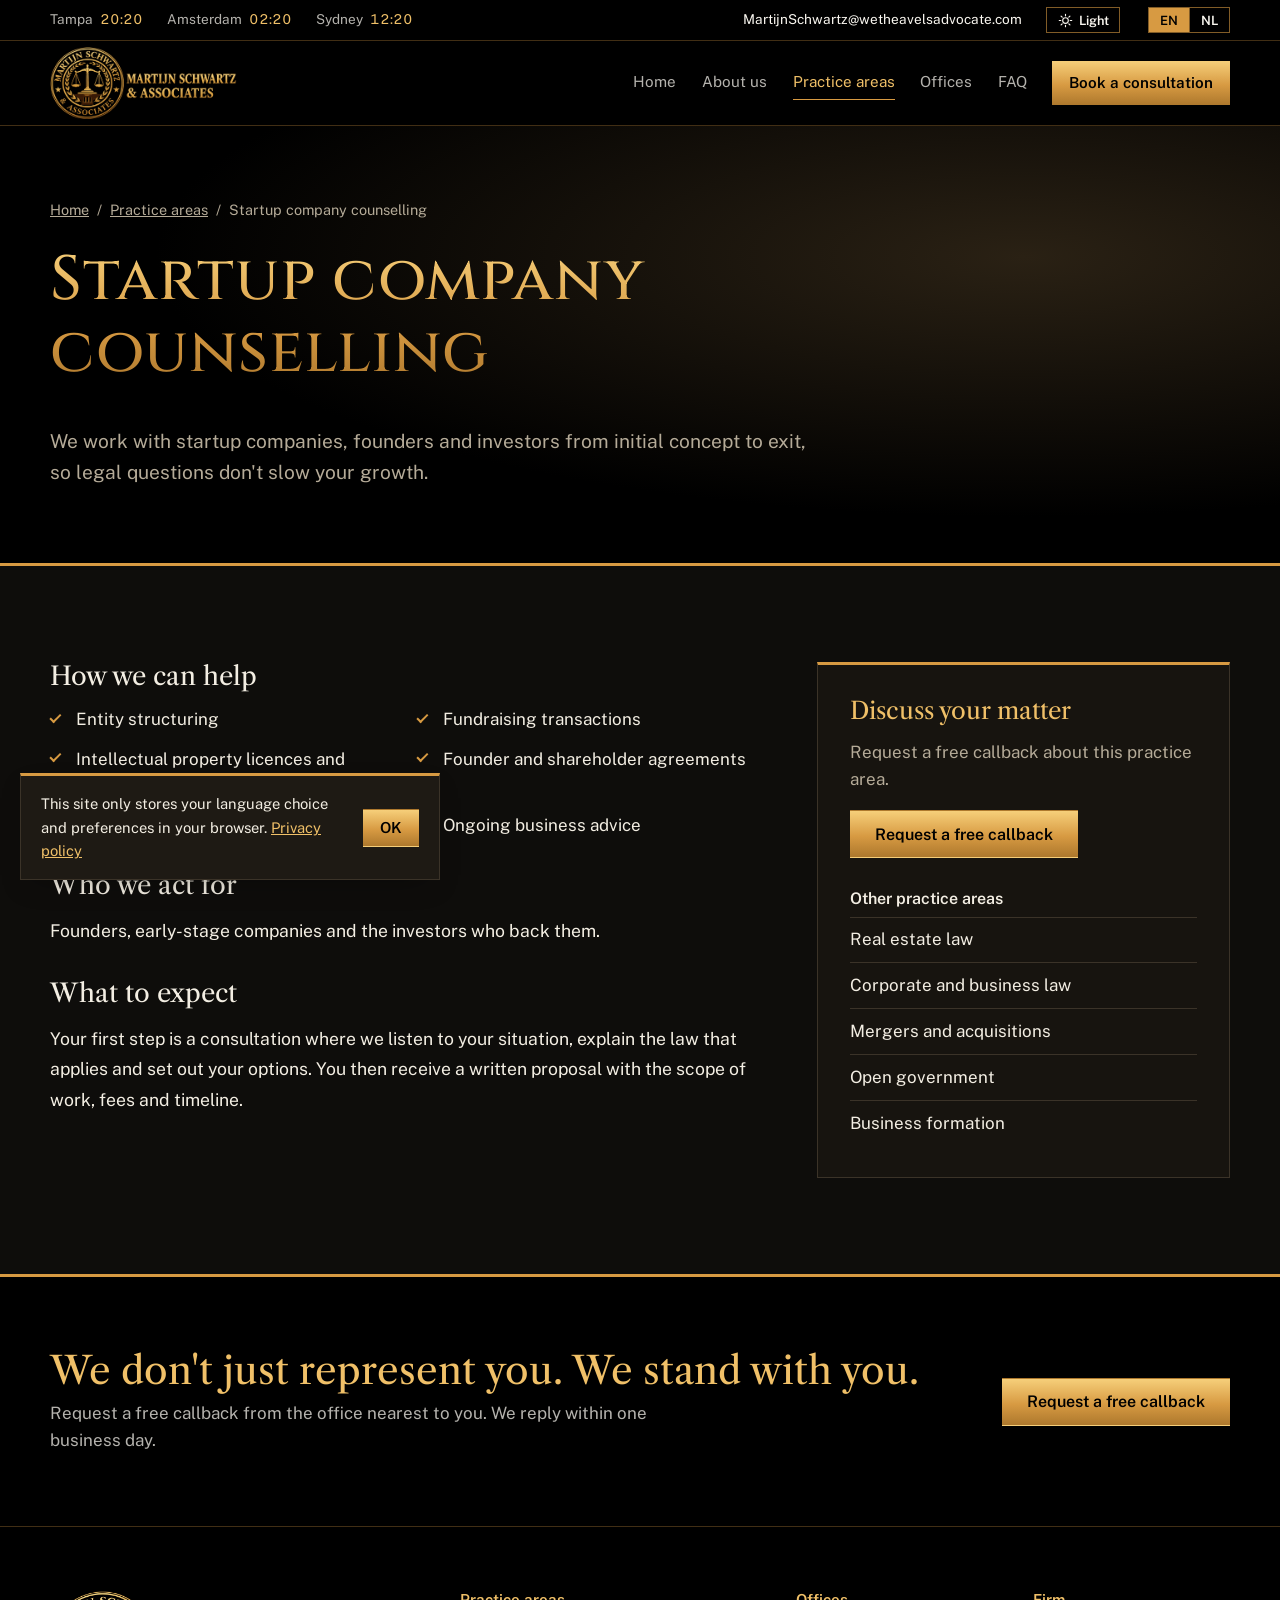
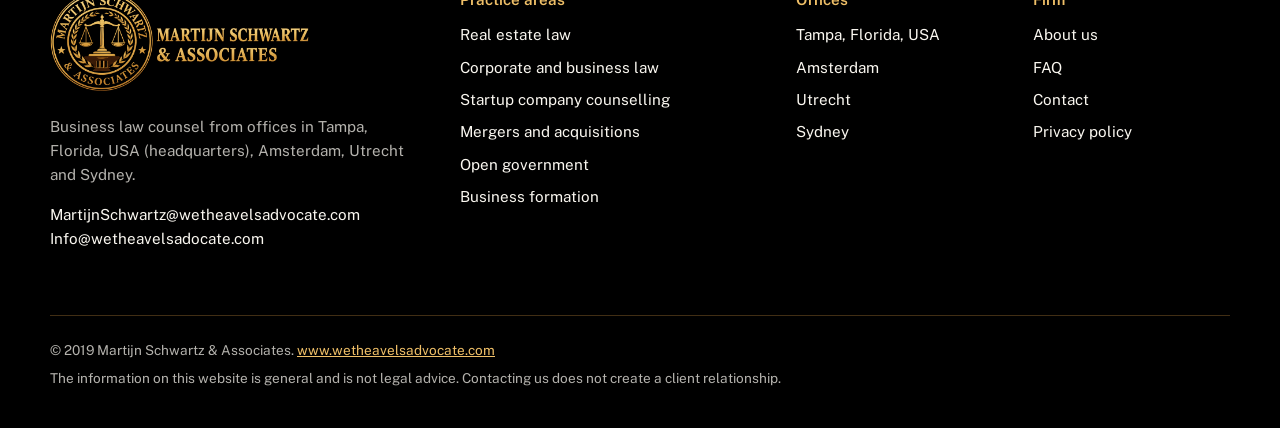
<file: startup-counseling.html>
<!DOCTYPE html>
<html lang="en" data-title-en="Startup company counselling | Martijn Schwartz &amp; Associates" data-title-nl="Advies voor startups | Martijn Schwartz &amp; Associates">
<head>
  <meta charset="UTF-8">
  <meta name="viewport" content="width=device-width, initial-scale=1">
  <title>Startup company counselling | Martijn Schwartz &amp; Associates</title>
  <meta name="description" content="Legal advice for startups, founders and investors from first idea to exit.">
  <link rel="icon" href="favicon.png" type="image/png">
  <link rel="preconnect" href="https://fonts.googleapis.com">
  <link rel="preconnect" href="https://fonts.gstatic.com" crossorigin>
  <link href="https://fonts.googleapis.com/css2?family=Cinzel:wght@500;600&family=Libre+Caslon+Text:ital,wght@0,400;0,700;1,400&family=Public+Sans:wght@400;500;600&display=swap" rel="stylesheet">
  <link rel="stylesheet" href="styles.css">
  <script>try{var th=localStorage.getItem("msa-theme");document.documentElement.setAttribute("data-theme",th==="light"?"light":"dark");}catch(e){document.documentElement.setAttribute("data-theme","dark");}</script>
</head>
<body>
<a class="skip-link" href="#main" data-nl="Naar de inhoud">Skip to content</a>
<div class="topbar">
  <div class="wrap topbar-inner">
    <span class="tb-clock">Tampa <span class="tb-time" data-tz="America/New_York"></span></span>
    <span class="tb-clock">Amsterdam <span class="tb-time" data-tz="Europe/Amsterdam"></span></span>
    <span class="tb-clock">Sydney <span class="tb-time" data-tz="Australia/Sydney"></span></span>
    <a href="mailto:MartijnSchwartz@wetheavelsadvocate.com" class="tb-mail">MartijnSchwartz@wetheavelsadvocate.com</a>
    <button type="button" class="theme-toggle" aria-pressed="false" data-nl-aria="Lichte of donkere weergave" aria-label="Light or dark theme">
      <svg class="ic-sun" viewBox="0 0 24 24" aria-hidden="true"><circle cx="12" cy="12" r="4.5"/><path d="M12 2v2.5M12 19.5V22M2 12h2.5M19.5 12H22M4.9 4.9l1.8 1.8M17.3 17.3l1.8 1.8M4.9 19.1l1.8-1.8M17.3 6.7l1.8-1.8"/></svg>
      <svg class="ic-moon" viewBox="0 0 24 24" aria-hidden="true"><path d="M20 14.5A8 8 0 1 1 9.5 4a6.5 6.5 0 0 0 10.5 10.5z"/></svg>
      <span class="theme-label">Light</span>
    </button>
    <div class="lang-switch" role="group" aria-label="Language / Taal">
      <button type="button" data-lang="en" aria-pressed="true" lang="en">EN</button>
      <button type="button" data-lang="nl" aria-pressed="false" lang="nl">NL</button>
    </div>
  </div>
</div>
<header class="site-header">
  <div class="wrap header-inner">
    <a href="index.html" class="brand" aria-label="Martijn Schwartz &amp; Associates, home">
      <img src="logo.png" alt="Martijn Schwartz &amp; Associates" width="900" height="346">
    </a>
    <button class="nav-toggle" aria-expanded="false" aria-controls="site-nav" data-nl="Menu">Menu</button>
    <nav id="site-nav" class="site-nav" aria-label="Main">
      <a href="index.html" data-nl="Home">Home</a><a href="about.html" data-nl="Over ons">About us</a><a href="practice-areas.html" aria-current="page" data-nl="Rechtsgebieden">Practice areas</a><a href="offices.html" data-nl="Kantoren">Offices</a><a href="faq.html" data-nl="Veelgestelde vragen">FAQ</a>
      <a href="contact.html" class="nav-cta" data-nl="Afspraak maken">Book a consultation</a>
    </nav>
  </div>
</header>
<main id="main">
<section class="page-hero">
  <div class="wrap">
    <nav class="crumbs" aria-label="Breadcrumb"><a href="index.html" data-nl="Home">Home</a><span aria-hidden="true">/</span><a href="practice-areas.html" data-nl="Rechtsgebieden">Practice areas</a><span aria-hidden="true">/</span><span aria-current="page" data-nl="Advies voor startups">Startup company counselling</span></nav>
    <h1 data-nl="Advies voor startups">Startup company counselling</h1>
    <p class="hero-lead" data-nl="Wij werken met startups, oprichters en investeerders van het eerste concept tot de exit, zodat juridische vragen uw groei niet afremmen.">We work with startup companies, founders and investors from initial concept to exit, so legal questions don't slow your growth.</p>
  </div>
</section>

<section class="section">
  <div class="wrap detail-grid">
    <div class="prose">
      <h2 data-nl="Waarmee wij helpen">How we can help</h2>
      <ul class="check-list"><li><span data-nl="Keuze en inrichting van de rechtsvorm">Entity structuring</span></li><li><span data-nl="Financieringsrondes">Fundraising transactions</span></li><li><span data-nl="Licenties en overdracht van intellectueel eigendom">Intellectual property licences and assignments</span></li><li><span data-nl="Oprichters- en aandeelhoudersovereenkomsten">Founder and shareholder agreements</span></li><li><span data-nl="Participatieregelingen voor medewerkers">Employee equity plans</span></li><li><span data-nl="Doorlopend zakelijk advies">Ongoing business advice</span></li></ul>
      <h2 data-nl="Voor wie wij werken">Who we act for</h2>
      <p data-nl="Oprichters, jonge ondernemingen en de investeerders die hen steunen.">Founders, early-stage companies and the investors who back them.</p>
      <h2 data-nl="Wat u kunt verwachten">What to expect</h2>
      <p data-nl="De eerste stap is een kennismakingsgesprek waarin wij naar uw situatie luisteren, de toepasselijke regels uitleggen en uw mogelijkheden schetsen. Daarna ontvangt u een schriftelijk voorstel met de werkzaamheden, het honorarium en de planning.">Your first step is a consultation where we listen to your situation, explain the law that applies and set out your options. You then receive a written proposal with the scope of work, fees and timeline.</p>
    </div>
    <aside class="side-card">
      <h2 data-nl="Bespreek uw zaak">Discuss your matter</h2>
      <p data-nl="Vraag een gratis terugbelverzoek aan over dit rechtsgebied.">Request a free callback about this practice area.</p>
      <a href="contact.html?area=startup-counseling" class="btn btn-gold" data-nl="Gratis terugbelverzoek">Request a free callback</a>
      <h3 data-nl="Andere rechtsgebieden">Other practice areas</h3>
      <ul class="side-links"><li><a href="real-estate.html" data-nl="Vastgoedrecht">Real estate law</a></li><li><a href="corporate-business.html" data-nl="Ondernemingsrecht">Corporate and business law</a></li><li><a href="mergers-acquisitions.html" data-nl="Fusies en overnames">Mergers and acquisitions</a></li><li><a href="open-government.html" data-nl="Openbaarheid van bestuur">Open government</a></li><li><a href="business-formation.html" data-nl="Oprichting van ondernemingen">Business formation</a></li></ul>
    </aside>
  </div>
</section>
<section class="cta-band">
  <div class="wrap cta-inner">
    <div>
      <h2 data-nl="Wij vertegenwoordigen u niet alleen. Wij staan naast u.">We don't just represent you. We stand with you.</h2>
      <p data-nl="Vraag een gratis terugbelverzoek aan bij het kantoor bij u in de buurt. Wij reageren binnen één werkdag.">Request a free callback from the office nearest to you. We reply within one business day.</p>
    </div>
    <a href="contact.html" class="btn btn-gold" data-nl="Gratis terugbelverzoek">Request a free callback</a>
  </div>
</section>
</main>
<footer class="site-footer">
  <div class="wrap footer-grid">
    <div class="footer-brand">
      <a href="index.html"><img src="logo.png" alt="Martijn Schwartz &amp; Associates" width="900" height="346" loading="lazy"></a>
      <p data-nl="Juridisch advies voor ondernemers vanuit kantoren in Tampa, Florida, VS (hoofdkantoor), Amsterdam, Utrecht en Sydney.">Business law counsel from offices in Tampa, Florida, USA (headquarters), Amsterdam, Utrecht and Sydney.</p>
      <p><a href="mailto:MartijnSchwartz@wetheavelsadvocate.com">MartijnSchwartz@wetheavelsadvocate.com</a><br><a href="mailto:Info@wetheavelsadocate.com">Info@wetheavelsadocate.com</a></p>
    </div>
    <div>
      <h2 class="footer-h" data-nl="Rechtsgebieden">Practice areas</h2>
      <ul><li><a href="real-estate.html" data-nl="Vastgoedrecht">Real estate law</a></li><li><a href="corporate-business.html" data-nl="Ondernemingsrecht">Corporate and business law</a></li><li><a href="startup-counseling.html" data-nl="Advies voor startups">Startup company counselling</a></li><li><a href="mergers-acquisitions.html" data-nl="Fusies en overnames">Mergers and acquisitions</a></li><li><a href="open-government.html" data-nl="Openbaarheid van bestuur">Open government</a></li><li><a href="business-formation.html" data-nl="Oprichting van ondernemingen">Business formation</a></li></ul>
    </div>
    <div>
      <h2 class="footer-h" data-nl="Kantoren">Offices</h2>
      <ul><li><a href="offices.html#tampa">Tampa, Florida, USA</a></li><li><a href="offices.html#amsterdam">Amsterdam</a></li><li><a href="offices.html#utrecht">Utrecht</a></li><li><a href="offices.html#sydney">Sydney</a></li></ul>
    </div>
    <div>
      <h2 class="footer-h" data-nl="Kantoor">Firm</h2>
      <ul>
        <li><a href="about.html" data-nl="Over ons">About us</a></li>
        <li><a href="faq.html" data-nl="Veelgestelde vragen">FAQ</a></li>
        <li><a href="contact.html" data-nl="Contact">Contact</a></li>
        <li><a href="privacy.html" data-nl="Privacybeleid">Privacy policy</a></li>
      </ul>
    </div>
  </div>
  <div class="wrap footer-base">
    <p>&copy; 2019 Martijn Schwartz &amp; Associates. <a href="https://www.wetheavelsadvocate.com">www.wetheavelsadvocate.com</a></p>
    <p data-nl="De informatie op deze website is algemeen van aard en geen juridisch advies. Contact met ons opnemen schept nog geen cliëntrelatie.">The information on this website is general and is not legal advice. Contacting us does not create a client relationship.</p>
  </div>
</footer>
<button class="to-top" aria-label="Back to top" data-nl-aria="Terug naar boven" hidden>&uarr;</button>
<div class="cookie" role="region" aria-label="Cookie notice" hidden>
  <p><span data-nl="Deze site bewaart alleen uw taalkeuze en voorkeuren in uw browser.">This site only stores your language choice and preferences in your browser.</span> <a href="privacy.html" data-nl="Privacybeleid">Privacy policy</a></p>
  <button class="btn btn-gold btn-small" data-cookie-ok>OK</button>
</div>
<script src="script.js"></script>
</body>
</html>
</file>
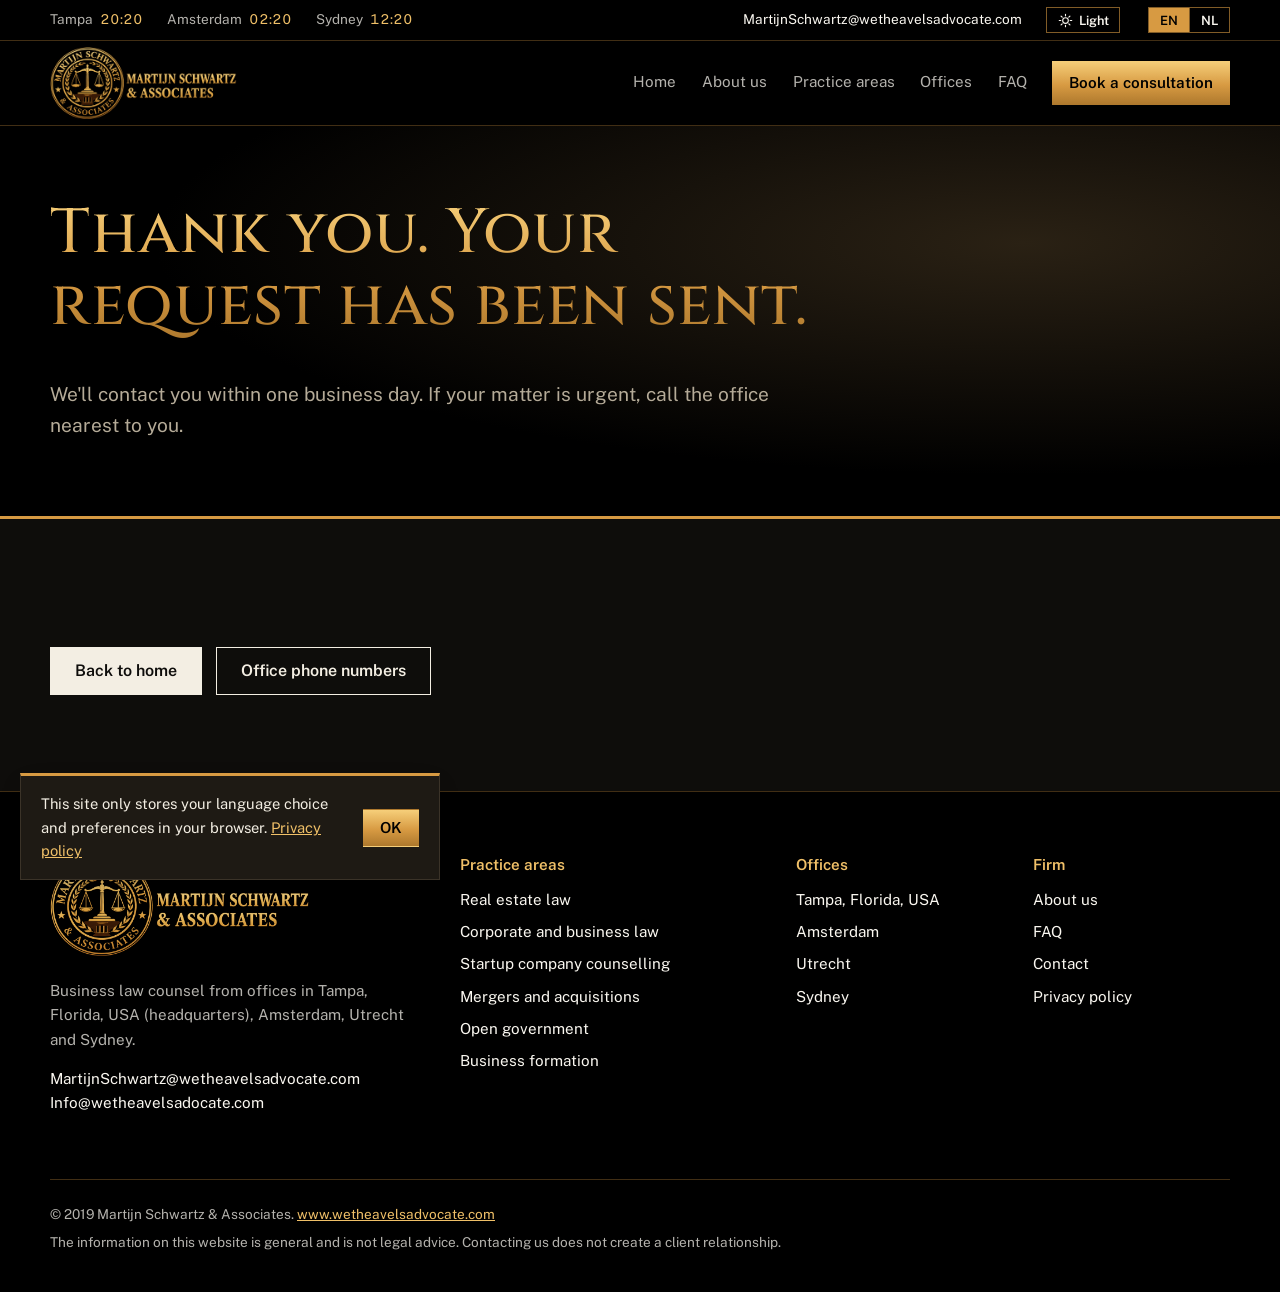
<file: thank-you.html>
<!DOCTYPE html>
<html lang="en" data-title-en="Request sent | Martijn Schwartz &amp; Associates" data-title-nl="Verzoek verstuurd | Martijn Schwartz &amp; Associates">
<head>
  <meta charset="UTF-8">
  <meta name="viewport" content="width=device-width, initial-scale=1">
  <title>Request sent | Martijn Schwartz &amp; Associates</title>
  <meta name="description" content="Request sent.">
  <link rel="icon" href="favicon.png" type="image/png">
  <link rel="preconnect" href="https://fonts.googleapis.com">
  <link rel="preconnect" href="https://fonts.gstatic.com" crossorigin>
  <link href="https://fonts.googleapis.com/css2?family=Cinzel:wght@500;600&family=Libre+Caslon+Text:ital,wght@0,400;0,700;1,400&family=Public+Sans:wght@400;500;600&display=swap" rel="stylesheet">
  <link rel="stylesheet" href="styles.css">
  <script>try{var th=localStorage.getItem("msa-theme");document.documentElement.setAttribute("data-theme",th==="light"?"light":"dark");}catch(e){document.documentElement.setAttribute("data-theme","dark");}</script>
</head>
<body>
<a class="skip-link" href="#main" data-nl="Naar de inhoud">Skip to content</a>
<div class="topbar">
  <div class="wrap topbar-inner">
    <span class="tb-clock">Tampa <span class="tb-time" data-tz="America/New_York"></span></span>
    <span class="tb-clock">Amsterdam <span class="tb-time" data-tz="Europe/Amsterdam"></span></span>
    <span class="tb-clock">Sydney <span class="tb-time" data-tz="Australia/Sydney"></span></span>
    <a href="mailto:MartijnSchwartz@wetheavelsadvocate.com" class="tb-mail">MartijnSchwartz@wetheavelsadvocate.com</a>
    <button type="button" class="theme-toggle" aria-pressed="false" data-nl-aria="Lichte of donkere weergave" aria-label="Light or dark theme">
      <svg class="ic-sun" viewBox="0 0 24 24" aria-hidden="true"><circle cx="12" cy="12" r="4.5"/><path d="M12 2v2.5M12 19.5V22M2 12h2.5M19.5 12H22M4.9 4.9l1.8 1.8M17.3 17.3l1.8 1.8M4.9 19.1l1.8-1.8M17.3 6.7l1.8-1.8"/></svg>
      <svg class="ic-moon" viewBox="0 0 24 24" aria-hidden="true"><path d="M20 14.5A8 8 0 1 1 9.5 4a6.5 6.5 0 0 0 10.5 10.5z"/></svg>
      <span class="theme-label">Light</span>
    </button>
    <div class="lang-switch" role="group" aria-label="Language / Taal">
      <button type="button" data-lang="en" aria-pressed="true" lang="en">EN</button>
      <button type="button" data-lang="nl" aria-pressed="false" lang="nl">NL</button>
    </div>
  </div>
</div>
<header class="site-header">
  <div class="wrap header-inner">
    <a href="index.html" class="brand" aria-label="Martijn Schwartz &amp; Associates, home">
      <img src="logo.png" alt="Martijn Schwartz &amp; Associates" width="900" height="346">
    </a>
    <button class="nav-toggle" aria-expanded="false" aria-controls="site-nav" data-nl="Menu">Menu</button>
    <nav id="site-nav" class="site-nav" aria-label="Main">
      <a href="index.html" data-nl="Home">Home</a><a href="about.html" data-nl="Over ons">About us</a><a href="practice-areas.html" data-nl="Rechtsgebieden">Practice areas</a><a href="offices.html" data-nl="Kantoren">Offices</a><a href="faq.html" data-nl="Veelgestelde vragen">FAQ</a>
      <a href="contact.html" class="nav-cta" data-nl="Afspraak maken">Book a consultation</a>
    </nav>
  </div>
</header>
<main id="main">
<section class="page-hero">
  <div class="wrap">
    
    <h1 data-nl="Bedankt. Uw verzoek is verstuurd.">Thank you. Your request has been sent.</h1>
    <p class="hero-lead" data-nl="Wij nemen binnen één werkdag contact met u op. Is uw zaak dringend? Bel dan het kantoor bij u in de buurt.">We'll contact you within one business day. If your matter is urgent, call the office nearest to you.</p>
  </div>
</section>

<section class="section"><div class="wrap hero-actions">
  <a href="index.html" class="btn btn-dark" data-nl="Terug naar home">Back to home</a>
  <a href="offices.html" class="btn btn-outline" data-nl="Telefoonnummers kantoren">Office phone numbers</a>
</div></section>
</main>
<footer class="site-footer">
  <div class="wrap footer-grid">
    <div class="footer-brand">
      <a href="index.html"><img src="logo.png" alt="Martijn Schwartz &amp; Associates" width="900" height="346" loading="lazy"></a>
      <p data-nl="Juridisch advies voor ondernemers vanuit kantoren in Tampa, Florida, VS (hoofdkantoor), Amsterdam, Utrecht en Sydney.">Business law counsel from offices in Tampa, Florida, USA (headquarters), Amsterdam, Utrecht and Sydney.</p>
      <p><a href="mailto:MartijnSchwartz@wetheavelsadvocate.com">MartijnSchwartz@wetheavelsadvocate.com</a><br><a href="mailto:Info@wetheavelsadocate.com">Info@wetheavelsadocate.com</a></p>
    </div>
    <div>
      <h2 class="footer-h" data-nl="Rechtsgebieden">Practice areas</h2>
      <ul><li><a href="real-estate.html" data-nl="Vastgoedrecht">Real estate law</a></li><li><a href="corporate-business.html" data-nl="Ondernemingsrecht">Corporate and business law</a></li><li><a href="startup-counseling.html" data-nl="Advies voor startups">Startup company counselling</a></li><li><a href="mergers-acquisitions.html" data-nl="Fusies en overnames">Mergers and acquisitions</a></li><li><a href="open-government.html" data-nl="Openbaarheid van bestuur">Open government</a></li><li><a href="business-formation.html" data-nl="Oprichting van ondernemingen">Business formation</a></li></ul>
    </div>
    <div>
      <h2 class="footer-h" data-nl="Kantoren">Offices</h2>
      <ul><li><a href="offices.html#tampa">Tampa, Florida, USA</a></li><li><a href="offices.html#amsterdam">Amsterdam</a></li><li><a href="offices.html#utrecht">Utrecht</a></li><li><a href="offices.html#sydney">Sydney</a></li></ul>
    </div>
    <div>
      <h2 class="footer-h" data-nl="Kantoor">Firm</h2>
      <ul>
        <li><a href="about.html" data-nl="Over ons">About us</a></li>
        <li><a href="faq.html" data-nl="Veelgestelde vragen">FAQ</a></li>
        <li><a href="contact.html" data-nl="Contact">Contact</a></li>
        <li><a href="privacy.html" data-nl="Privacybeleid">Privacy policy</a></li>
      </ul>
    </div>
  </div>
  <div class="wrap footer-base">
    <p>&copy; 2019 Martijn Schwartz &amp; Associates. <a href="https://www.wetheavelsadvocate.com">www.wetheavelsadvocate.com</a></p>
    <p data-nl="De informatie op deze website is algemeen van aard en geen juridisch advies. Contact met ons opnemen schept nog geen cliëntrelatie.">The information on this website is general and is not legal advice. Contacting us does not create a client relationship.</p>
  </div>
</footer>
<button class="to-top" aria-label="Back to top" data-nl-aria="Terug naar boven" hidden>&uarr;</button>
<div class="cookie" role="region" aria-label="Cookie notice" hidden>
  <p><span data-nl="Deze site bewaart alleen uw taalkeuze en voorkeuren in uw browser.">This site only stores your language choice and preferences in your browser.</span> <a href="privacy.html" data-nl="Privacybeleid">Privacy policy</a></p>
  <button class="btn btn-gold btn-small" data-cookie-ok>OK</button>
</div>
<script src="script.js"></script>
</body>
</html>
</file>
<file: styles.css>
/* Martijn Schwartz & Associates - styles (colours taken from the firm's logo) */
:root {
  --black: #000000;
  --coal: #14120e;
  --coal-2: #221e17;
  --gold: #d79a42;
  --gold-light: #f0c068;
  --gold-deep: #ad782d;
  --ivory: #faf7f0;
  --sand: #f1ebdf;
  --line: #e2d9c7;
  --ink: #1c1a16;
  --muted: #625b4f;
  --error: #b3382c;
  --gold-grad: linear-gradient(180deg, #f6cf7a 0%, #d79a42 55%, #ad782d 100%);
  --display: "Cinzel", "Trajan Pro", Georgia, serif;
  --serif: "Libre Caslon Text", Georgia, "Times New Roman", serif;
  --sans: "Public Sans", "Helvetica Neue", Arial, sans-serif;
  --wrap: 1180px;
}

/* ---------- THEMES ----------
   Dark is the default. The sun/moon button switches to light.
   Change colours for each theme here. */
:root, [data-theme="dark"] {
  --bg: #0e0d0b;
  --bg-alt: #17140f;
  --surface: #1e1a14;
  --surface-hover: #262118;
  --text: #f3eee3;
  --text-muted: #b5ab98;
  --border: #3b3328;
  --chrome: #000000;
  --chrome-text: #faf7f0;
  --chrome-muted: rgba(250,247,240,0.72);
  --chrome-border: rgba(215,154,66,0.3);
  --link: #f0c068;
  --heading-accent: #f0c068;
  --title-grad: linear-gradient(180deg, #f6cf7a 0%, #d79a42 55%, #ad782d 100%);
  --hero-bg: radial-gradient(ellipse at 80% 30%, #2a2114 0%, #000 60%);
  --shadow: 0 18px 40px -20px rgba(0,0,0,0.9);
  color-scheme: dark;
}
[data-theme="light"] {
  --bg: #ffffff;
  --bg-alt: #f7f3eb;
  --surface: #ffffff;
  --surface-hover: #fbf7ef;
  --text: #1c1a16;
  --text-muted: #5f584c;
  --border: #e5ddcc;
  --chrome: #ffffff;
  --chrome-text: #1c1a16;
  --chrome-muted: #5f584c;
  --chrome-border: #e5ddcc;
  --link: #94641f;
  --heading-accent: #94641f;
  --title-grad: linear-gradient(180deg, #c78a32 0%, #a8742a 50%, #7c5419 100%);
  --hero-bg: radial-gradient(ellipse at 80% 30%, #fbf1de 0%, #ffffff 60%);
  --shadow: 0 18px 40px -22px rgba(60,40,10,0.35);
  color-scheme: light;
}

*, *::before, *::after { box-sizing: border-box; }
html { scroll-behavior: smooth; scroll-padding-top: 110px; }
@media (prefers-reduced-motion: reduce) { html { scroll-behavior: auto; } *, *::before, *::after { transition: none !important; animation: none !important; } }

body { margin: 0; font-family: var(--sans); font-size: 1.0625rem; line-height: 1.6; color: var(--text); background: var(--bg); transition: background-color 0.25s, color 0.25s; }
h1, h2, h3 { font-family: var(--serif); font-weight: 400; line-height: 1.15; margin: 0 0 0.6em; }
h1 { font-family: var(--display); font-weight: 500; font-size: clamp(2.2rem, 5vw, 3.9rem); letter-spacing: 0.01em; max-width: 20ch; }
h2 { font-size: clamp(1.7rem, 3.2vw, 2.4rem); }
h3 { font-size: 1.3rem; }
p { margin: 0 0 1em; max-width: 64ch; }
a { color: inherit; }
img, iframe { max-width: 100%; }
:focus-visible { outline: 2px solid var(--gold); outline-offset: 3px; }
.muted { color: var(--text-muted); }
.wrap { width: min(100% - 2.5rem, var(--wrap)); margin-inline: auto; }
.narrow { max-width: 760px; }

.skip-link { position: absolute; left: 1rem; top: -100px; background: var(--gold); color: var(--black); padding: 0.6rem 1rem; z-index: 100; }
.skip-link:focus { top: 0.5rem; }

/* Top bar */
.topbar { background: var(--chrome); color: var(--chrome-muted); font-size: 0.85rem; border-bottom: 1px solid var(--chrome-border); }
.topbar-inner { display: flex; gap: 1.5rem; align-items: center; min-height: 40px; flex-wrap: wrap; }
.tb-time { color: var(--link); font-variant-numeric: tabular-nums; margin-left: 0.25rem; }
.tb-mail { margin-left: auto; color: var(--chrome-text); text-decoration: none; }
.tb-mail:hover { color: var(--link); }

.lang-switch { display: inline-flex; border: 1px solid rgba(215,154,66,0.6); }
.lang-switch button { font: 600 0.8rem var(--sans); letter-spacing: 0.04em; background: none; border: 0; color: var(--chrome-text); padding: 0.3rem 0.65rem; cursor: pointer; }
.lang-switch button + button { border-left: 1px solid rgba(215,154,66,0.6); }
.lang-switch button[aria-pressed="true"] { background: var(--gold); color: var(--black); }
.lang-switch button:not([aria-pressed="true"]):hover { color: var(--link); }

/* Header */
.site-header { position: sticky; top: 0; z-index: 20; background: var(--chrome); border-bottom: 1px solid var(--chrome-border); transition: box-shadow 0.2s; }
.site-header.is-scrolled { box-shadow: 0 8px 22px -14px rgba(0,0,0,0.8); }
.header-inner { display: flex; align-items: center; justify-content: space-between; min-height: 84px; gap: 1rem; }
.brand { display: block; line-height: 0; }
.brand img { height: 72px; width: auto; }

.site-nav { display: flex; align-items: center; gap: 1.6rem; }
.site-nav a { text-decoration: none; font-size: 0.95rem; color: var(--chrome-muted); padding: 0.3rem 0; border-bottom: 1px solid transparent; }
.site-nav a:hover { color: var(--link); }
.site-nav a[aria-current="page"] { color: var(--link); border-bottom-color: var(--gold); }
.site-nav .nav-cta { background: var(--gold-grad); color: var(--black); font-weight: 600; padding: 0.6rem 1.05rem; border: 0; }
.site-nav .nav-cta:hover, .site-nav .nav-cta[aria-current="page"] { color: var(--black); filter: brightness(1.08); }
.nav-toggle { display: none; font: inherit; font-size: 0.95rem; background: none; border: 1px solid var(--gold); color: var(--link); padding: 0.4rem 0.9rem; cursor: pointer; }

/* Buttons */
.btn { display: inline-block; font: 600 1rem var(--sans); padding: 0.85rem 1.5rem; text-decoration: none; border: 1px solid transparent; cursor: pointer; text-align: center; transition: filter 0.15s, background-color 0.15s, color 0.15s; }
.btn-small { padding: 0.6rem 1rem; font-size: 0.95rem; }
.btn-gold { background: var(--gold-grad); color: var(--black); }
.btn-gold:hover { filter: brightness(1.08); }
.btn-gold:disabled { opacity: 0.6; cursor: wait; }
.btn-dark { background: var(--text); color: var(--bg); }
.btn-dark:hover { opacity: 0.88; }
.btn-outline { background: transparent; border-color: var(--text); color: var(--text); }
.btn-outline:hover { background: var(--text); color: var(--bg); }
.btn-outline-light { border-color: var(--gold); color: var(--link); }
.btn-outline-light:hover { background: rgba(215,154,66,0.12); }
.text-link { color: var(--link); font-weight: 600; text-decoration-color: var(--gold); text-underline-offset: 4px; }
.text-btn { font: inherit; font-size: 0.95rem; background: none; border: 0; padding: 0; color: var(--link); text-decoration: underline; text-underline-offset: 4px; cursor: pointer; }

/* Home hero */
.hero { background: var(--hero-bg); color: var(--text); padding: clamp(3.5rem, 8vw, 6rem) 0 0; overflow: hidden; }
.hero-grid { display: grid; grid-template-columns: 1.5fr 1fr; gap: 3rem; align-items: center; }
.hero h1 { background: var(--title-grad); -webkit-background-clip: text; background-clip: text; color: transparent; }
.hero-lead { font-size: 1.2rem; color: var(--text-muted); margin-top: 1.2rem; }
.hero-actions { display: flex; flex-wrap: wrap; gap: 0.9rem; margin-top: 2rem; }
.hero-media { position: relative; margin: 0; justify-self: end; width: 100%; max-width: 420px; }
.hero-media::before { content: ""; position: absolute; inset: 18px -18px -18px 18px; border: 1px solid var(--gold); z-index: 0; }
.hero-photo { position: relative; z-index: 1; display: block; width: 100%; height: auto; aspect-ratio: 760 / 915; object-fit: cover; box-shadow: var(--shadow); }
.hero-seal { position: absolute; z-index: 2; left: -48px; bottom: 36px; width: 120px; height: auto; border-radius: 50%; background: #000; padding: 6px; box-shadow: var(--shadow); animation: seal-in 1.2s ease-out 0.2s both; }
@keyframes seal-in { from { opacity: 0; transform: scale(0.85) rotate(-12deg); } to { opacity: 1; transform: none; } }

.theme-toggle { display: inline-flex; align-items: center; gap: 0.4rem; font: 600 0.8rem var(--sans); background: none; border: 1px solid rgba(215,154,66,0.6); color: var(--chrome-text); padding: 0.28rem 0.65rem; cursor: pointer; }
.theme-toggle:hover { color: var(--link); }
.theme-toggle svg { width: 15px; height: 15px; fill: none; stroke: currentColor; stroke-width: 1.8; stroke-linecap: round; }
.ic-moon { display: none; }
[data-theme="light"] .ic-sun { display: none; }
[data-theme="light"] .ic-moon { display: block; }
.lang-switch { margin-left: 0.25rem; }
.topbar, .site-header, .hero, .page-hero, .section, .cta-band, .site-footer, .pa-grid li, .side-card, .contact-side { transition: background-color 0.25s, color 0.25s, border-color 0.25s; }

.clocks { list-style: none; padding: 0; margin: clamp(3rem, 7vw, 4.5rem) 0 0; display: grid; grid-template-columns: repeat(3, 1fr); border-top: 1px solid var(--gold); }
.clock + .clock { border-left: 1px solid var(--border); }
.clock a { display: flex; flex-direction: column; gap: 0.25rem; padding: 1.4rem 1.5rem 2.5rem 0; text-decoration: none; }
.clock + .clock a { padding-left: 1.5rem; }
.clock a:hover .clock-city { color: var(--link); text-decoration: underline; }
.clock-city { font-size: 0.95rem; color: var(--text-muted); }
.clock-time { font-family: var(--display); font-size: clamp(2.4rem, 6vw, 4.4rem); line-height: 1; font-variant-numeric: tabular-nums; color: var(--heading-accent); }
.clock-status { font-size: 0.9rem; color: var(--text-muted); }
.clock-status.is-open { color: var(--link); font-weight: 600; }
.clock-status.is-open::before { content: ""; display: inline-block; width: 7px; height: 7px; border-radius: 50%; background: var(--gold); margin-right: 0.4rem; vertical-align: middle; }


/* Inner page hero */
.page-hero { background: var(--hero-bg); color: var(--text); padding: clamp(3rem, 7vw, 4.5rem) 0 clamp(2.5rem, 5vw, 3.5rem); border-bottom: 3px solid var(--gold); }
.page-hero h1 { background: var(--title-grad); -webkit-background-clip: text; background-clip: text; color: transparent; }
.crumbs { display: flex; flex-wrap: wrap; gap: 0.5rem; font-size: 0.9rem; color: var(--text-muted); margin-bottom: 1.5rem; }
.crumbs a { color: var(--text-muted); }
.crumbs a:hover { color: var(--link); }

/* Sections */
.section { padding: clamp(3.5rem, 8vw, 6rem) 0; }
.section-alt { background: var(--bg-alt); }
.section-dark { background: var(--bg-alt); border-block: 1px solid var(--border); }
.section-dark h2 { color: var(--heading-accent); }
.section-head { display: flex; justify-content: space-between; align-items: baseline; gap: 1rem; flex-wrap: wrap; margin-bottom: 1.5rem; }
.split { display: grid; grid-template-columns: 1fr 2fr; gap: 3rem; }
.prose p { font-size: 1.1rem; line-height: 1.75; }
.prose h2 { font-size: 1.6rem; margin-top: 2rem; }
.prose h2:first-child { margin-top: 0; }
.prose a:not(.text-link) { color: var(--link); text-underline-offset: 3px; }

/* Mission / vision / commitment */
.mvv { display: grid; grid-template-columns: repeat(3, 1fr); gap: 0; margin-top: 2rem; border-top: 1px solid var(--gold); }
.mvv-item { padding: 2rem 2rem 0.5rem 0; }
.mvv-item + .mvv-item { padding-left: 2rem; border-left: 1px solid var(--border); }
.mvv-item h3 { font-family: var(--display); font-size: 1.15rem; letter-spacing: 0.04em; color: var(--gold); }
.mvv-item p { color: var(--text-muted); line-height: 1.7; }

/* Steps (a real sequence) */
.steps { list-style: none; counter-reset: step; margin: 0; padding: 0; }
.steps li { counter-increment: step; position: relative; padding: 0 0 2rem 3.5rem; border-left: 1px solid var(--border); margin-left: 1rem; }
.steps li:last-child { border-left-color: transparent; padding-bottom: 0; }
.steps li::before { content: counter(step); position: absolute; left: -1rem; top: -0.15rem; width: 2rem; height: 2rem; display: grid; place-items: center; background: var(--gold-grad); border-radius: 50%; font-family: var(--display); color: #000; }
.steps h3 { margin-bottom: 0.3rem; }
.steps p { color: var(--text-muted); margin: 0; }

/* Practice grid */
.pa-grid { list-style: none; margin: 0; padding: 0; display: grid; grid-template-columns: repeat(3, 1fr); gap: 1px; background: var(--border); border: 1px solid var(--border); }
.pa-grid li { background: var(--bg); }
.section-alt .pa-grid li { background: var(--bg-alt); }
.pa-grid a { display: flex; flex-direction: column; gap: 0.5rem; height: 100%; padding: 1.75rem 1.5rem 2rem; text-decoration: none; border-top: 3px solid transparent; transition: background-color 0.15s, border-color 0.15s; }
.pa-grid a:hover { background: var(--surface-hover); border-top-color: var(--gold); }
.pa-name { font-family: var(--serif); font-size: 1.35rem; color: var(--text); }
.pa-desc { color: var(--text-muted); }
.pa-more { margin-top: auto; padding-top: 0.75rem; font-weight: 600; font-size: 0.95rem; color: var(--link); text-decoration: underline; text-underline-offset: 4px; }
.pa-grid li[hidden] { display: none; }
.filter { display: grid; gap: 0.4rem; max-width: 460px; margin-bottom: 2rem; }
.filter label { font-weight: 500; }
.empty { margin-top: 1.5rem; }
.empty a { color: var(--link); }

.reasons { display: grid; grid-template-columns: repeat(2, 1fr); gap: 2rem 2.5rem; }
.reasons h3 { margin-bottom: 0.3rem; }
.reasons p { color: var(--text-muted); margin: 0; }

/* Practice detail */
.detail-grid { display: grid; grid-template-columns: 1.7fr 1fr; gap: 4rem; align-items: start; }
.check-list { list-style: none; padding: 0; margin: 0 0 2rem; display: grid; grid-template-columns: repeat(2, 1fr); gap: 0.75rem 2rem; }
.check-list li { padding-left: 1.6rem; position: relative; }
.check-list li::before { content: ""; position: absolute; left: 0; top: 0.45em; width: 0.7rem; height: 0.4rem; border-left: 2px solid var(--gold); border-bottom: 2px solid var(--gold); transform: rotate(-45deg); }
.side-card { position: sticky; top: 110px; background: var(--bg-alt); color: var(--text); border: 1px solid var(--border); padding: 2rem; border-top: 3px solid var(--gold); }
.side-card h2 { font-size: 1.5rem; color: var(--heading-accent); }
.side-card p { color: var(--text-muted); }
.side-card h3 { font-size: 1rem; font-family: var(--sans); font-weight: 600; margin: 2rem 0 0.5rem; }
.side-links { list-style: none; padding: 0; margin: 0; }
.side-links li { border-top: 1px solid var(--border); }
.side-links a { display: block; padding: 0.55rem 0; text-decoration: none; color: var(--text); }
.side-links a:hover { color: var(--link); }

/* Offices */
.office-jump { display: flex; flex-wrap: wrap; gap: 0.5rem; margin-bottom: 2.5rem; }
.office-jump a { padding: 0.5rem 1rem; border: 1px solid var(--border); text-decoration: none; }
.office-jump a:hover { border-color: var(--gold); color: var(--link); }
.office-list { display: grid; gap: 3rem; }
.office-card { display: grid; grid-template-columns: 1fr 1.3fr; gap: 2.5rem; padding-top: 3rem; border-top: 1px solid var(--border); }
.office-card:first-child { border-top: 0; padding-top: 0; }
.office-card:target h2 { color: var(--link); }
.office-clock { color: var(--text-muted); font-size: 0.95rem; }
.clock-time-sm { font-variant-numeric: tabular-nums; color: var(--text); font-weight: 600; }
.office-card address { font-style: normal; font-size: 1.15rem; line-height: 1.7; margin-bottom: 1rem; }
.office-contacts { list-style: none; padding: 0; margin: 0 0 1rem; }
.office-contacts li + li { margin-top: 0.3rem; }
.office-contacts a, .phone-list a { font-weight: 600; color: var(--text); text-decoration-color: var(--gold); text-underline-offset: 4px; font-variant-numeric: tabular-nums; }
.office-hours { font-size: 0.95rem; color: var(--text-muted); }
.office-actions { display: flex; flex-wrap: wrap; gap: 0.6rem; margin-top: 1.25rem; }
.office-map { min-height: 300px; background: var(--bg-alt); border: 1px solid var(--border); }
.office-map iframe { width: 100%; height: 100%; min-height: 300px; border: 0; display: block; }

/* FAQ */
.faq-tools { display: flex; gap: 1.5rem; justify-content: flex-end; margin-bottom: 1rem; }
.faq-item { border-top: 1px solid var(--border); }
.faq-item:last-child { border-bottom: 1px solid var(--border); }
.faq-item summary { list-style: none; cursor: pointer; padding: 1.3rem 2.5rem 1.3rem 0; position: relative; font-family: var(--serif); font-size: 1.25rem; }
.faq-item summary::-webkit-details-marker { display: none; }
.faq-item summary::after { content: "+"; position: absolute; right: 0.25rem; top: 1.1rem; font-family: var(--sans); font-size: 1.5rem; color: var(--link); transition: transform 0.2s; }
.faq-item[open] summary::after { transform: rotate(45deg); }
.faq-body { padding: 0 0 1.3rem; color: var(--text-muted); }
.faq-body a, .faq-more a { color: var(--link); }
.faq-more { margin-top: 2rem; }

/* Forms */
input, select, textarea { font: inherit; color: var(--text); background: var(--surface); border: 1px solid var(--border); padding: 0.75rem 0.85rem; width: 100%; border-radius: 0; }
input:focus, select:focus, textarea:focus { border-color: var(--gold-deep); outline: 2px solid rgba(215,154,66,0.35); outline-offset: 0; }
textarea { resize: vertical; }
[aria-invalid="true"] { border-color: var(--error); }
.contact-grid { display: grid; grid-template-columns: 1.8fr 1fr; gap: 4rem; align-items: start; }
.booking-form fieldset { border: 0; padding: 0; margin: 0 0 2rem; }
.booking-form legend { font-family: var(--serif); font-size: 1.4rem; margin-bottom: 1rem; padding: 0; }
.field { display: grid; gap: 0.35rem; margin-bottom: 1rem; }
.field label { font-size: 0.95rem; font-weight: 500; }
.opt { font-weight: 400; color: var(--text-muted); }
.field-row { display: grid; grid-template-columns: repeat(2, 1fr); gap: 0 1.25rem; }
.field-row.three { grid-template-columns: repeat(3, 1fr); }
.err { color: var(--error); font-size: 0.9rem; margin: 0; }
.err:empty { display: none; }
.counter { font-size: 0.85rem; color: var(--text-muted); margin: 0; text-align: right; }
.hint { font-size: 0.9rem; color: var(--text-muted); margin: 0; }
.field.check { grid-template-columns: auto 1fr; align-items: start; gap: 0.75rem; }
.field.check input { width: 1.15rem; height: 1.15rem; margin-top: 0.25rem; accent-color: var(--gold-deep); }
.field.check label { font-weight: 400; }
.field.check a { color: var(--link); }
.form-foot { display: flex; flex-wrap: wrap; align-items: center; gap: 1rem 1.5rem; margin-top: 1rem; }
.form-status { margin: 0; font-size: 0.95rem; }
.form-status.is-error { color: var(--error); }
.hp { position: absolute; left: -9999px; }
.contact-side { background: var(--bg-alt); border: 1px solid var(--border); padding: 2rem; position: sticky; top: 110px; border-top: 3px solid var(--gold); }
.contact-side h2 { font-size: 1.5rem; }
.contact-side h3 { font-family: var(--sans); font-size: 1rem; font-weight: 600; margin: 1.5rem 0 0.5rem; }
.contact-side p a { color: var(--link); word-break: break-all; }
.phone-list { list-style: none; padding: 0; margin: 0 0 1.5rem; display: grid; gap: 0.9rem; }

/* CTA band */
.cta-band { background: var(--chrome); color: var(--chrome-text); padding: clamp(3rem, 7vw, 4.5rem) 0; border-top: 3px solid var(--gold); }
.cta-inner { display: flex; justify-content: space-between; align-items: center; gap: 2rem; flex-wrap: wrap; }
.cta-band h2 { color: var(--heading-accent); margin-bottom: 0.4rem; }
.cta-band p { color: var(--chrome-muted); margin: 0; }

/* Footer */
.site-footer { background: var(--chrome); color: var(--chrome-muted); padding: 4rem 0 2rem; font-size: 0.95rem; border-top: 1px solid var(--chrome-border); }
.footer-grid { display: grid; grid-template-columns: 1.5fr 1.2fr 0.8fr 0.8fr; gap: 2.5rem; }
.footer-brand img { width: 260px; height: auto; margin-bottom: 1rem; }
.footer-grid a { color: var(--chrome-text); text-decoration: none; word-break: break-word; }
.footer-grid a:hover { color: var(--link); text-decoration: underline; }
.footer-h { font-family: var(--sans); font-size: 0.95rem; font-weight: 600; color: var(--link); margin-bottom: 0.9rem; }
.footer-grid ul { list-style: none; padding: 0; margin: 0; display: grid; gap: 0.5rem; }
.footer-base { border-top: 1px solid var(--chrome-border); margin-top: 3rem; padding-top: 1.5rem; font-size: 0.85rem; }
.footer-base a { color: var(--link); }
.footer-base p { max-width: none; margin-bottom: 0.4rem; }

/* Back to top, cookie notice */
.to-top { position: fixed; right: 1.25rem; bottom: 1.25rem; width: 46px; height: 46px; background: var(--chrome); color: var(--link); border: 1px solid var(--gold); font-size: 1.2rem; cursor: pointer; z-index: 30; }
.to-top:hover { background: var(--gold); color: var(--black); }
.cookie { position: fixed; left: 1.25rem; bottom: 1.25rem; max-width: 420px; background: var(--surface); color: var(--text); border: 1px solid var(--border); border-top: 3px solid var(--gold); box-shadow: 0 10px 30px -15px rgba(0,0,0,0.5); padding: 1rem 1.25rem; display: flex; gap: 1rem; align-items: center; z-index: 40; font-size: 0.92rem; }
.cookie[hidden] { display: none; }
.cookie p { margin: 0; }
.cookie a { color: var(--link); }

/* Responsive */
@media (max-width: 1080px) {
  .site-nav { gap: 1.1rem; }
  .brand img { height: 54px; }
  .footer-grid { grid-template-columns: 1fr 1fr; }
  .pa-grid { grid-template-columns: repeat(2, 1fr); }
}
@media (max-width: 960px) {
  .nav-toggle { display: block; }
  .site-nav { display: none; position: absolute; top: 100%; left: 0; right: 0; flex-direction: column; align-items: stretch; gap: 0; background: var(--chrome); border-top: 1px solid var(--chrome-border); border-bottom: 1px solid var(--chrome-border); padding: 0.5rem 1.25rem 1.25rem; }
  .site-nav.is-open { display: flex; }
  .site-nav a { padding: 0.85rem 0; font-size: 1.05rem; border-bottom: 1px solid var(--chrome-border); }
  .site-nav .nav-cta { margin-top: 0.75rem; text-align: center; }
  .hero-grid, .split, .detail-grid, .contact-grid, .office-card { grid-template-columns: 1fr; gap: 2rem; }
  .hero-media { justify-self: start; max-width: 380px; margin: 0 18px 18px 0; }
  .hero-seal { left: auto; right: -10px; bottom: -10px; width: 96px; }
  .mvv { grid-template-columns: 1fr; }
  .mvv-item, .mvv-item + .mvv-item { padding: 1.5rem 0 0.5rem; border-left: 0; }
  .mvv-item + .mvv-item { border-top: 1px solid var(--border); }
  .side-card, .contact-side { position: static; }
  .tb-mail { display: none; }
  .theme-toggle { margin-left: auto; }
}
@media (max-width: 640px) {
  .brand img { height: 44px; }
  .header-inner { min-height: 70px; }
  .topbar-inner { gap: 0.8rem; font-size: 0.75rem; }
  .tb-clock:nth-child(3) { display: none; }
  .theme-label { display: none; }
  .clocks { grid-template-columns: 1fr; }
  .clock + .clock { border-left: 0; border-top: 1px solid var(--border); }
  .clock a, .clock + .clock a { padding: 1.1rem 0; flex-direction: row; flex-wrap: wrap; align-items: baseline; column-gap: 1rem; }
  .clock-city { width: 100%; }
  .clock-time { font-size: 2.4rem; }
  .pa-grid { grid-template-columns: 1fr; }
  .reasons, .check-list, .field-row, .field-row.three, .footer-grid { grid-template-columns: 1fr; }
  .cookie { right: 1.25rem; flex-direction: column; align-items: flex-start; }
  .to-top { bottom: 6rem; }
}
.mail-alt { margin-top: 1.25rem; font-size: 0.95rem; color: var(--text-muted); }
.mail-alt a { color: var(--link); font-weight: 600; text-underline-offset: 4px; }
.mail-panel { margin-top: 1.5rem; padding: 1.5rem; background: var(--bg-alt); border: 1px solid var(--border); border-left: 3px solid var(--gold); }
.mail-panel[hidden] { display: none; }
.mail-panel h3 { color: var(--heading-accent); margin-bottom: 0.4rem; }
.mail-panel p { color: var(--text-muted); }
.mail-panel-actions { display: flex; flex-wrap: wrap; gap: 0.6rem; margin-bottom: 1rem; }
.mail-panel textarea { font-size: 0.9rem; line-height: 1.5; }
.hq-badge { display: inline-block; margin: 0 0 0.6rem; padding: 0.2rem 0.65rem; font: 600 0.8rem var(--sans); letter-spacing: 0.06em; text-transform: uppercase; background: var(--gold-grad); color: #000; }
</file>
